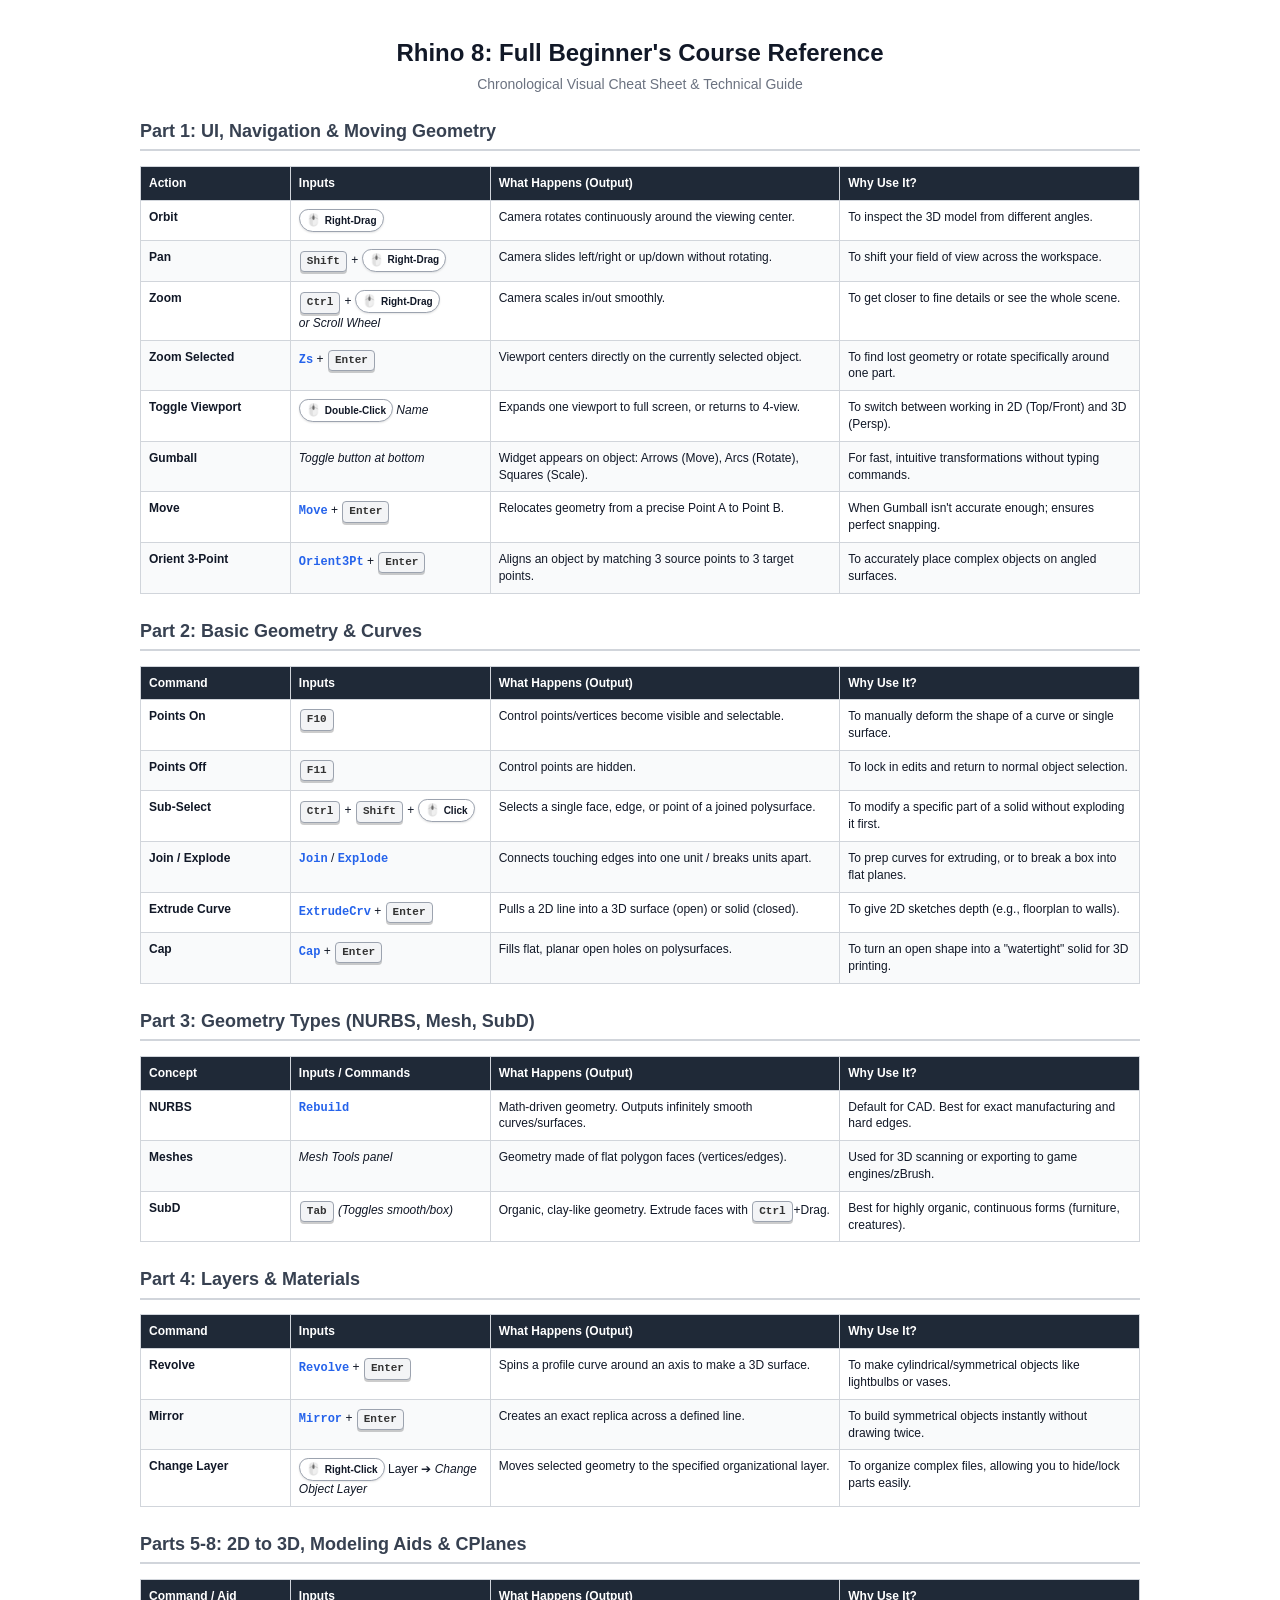
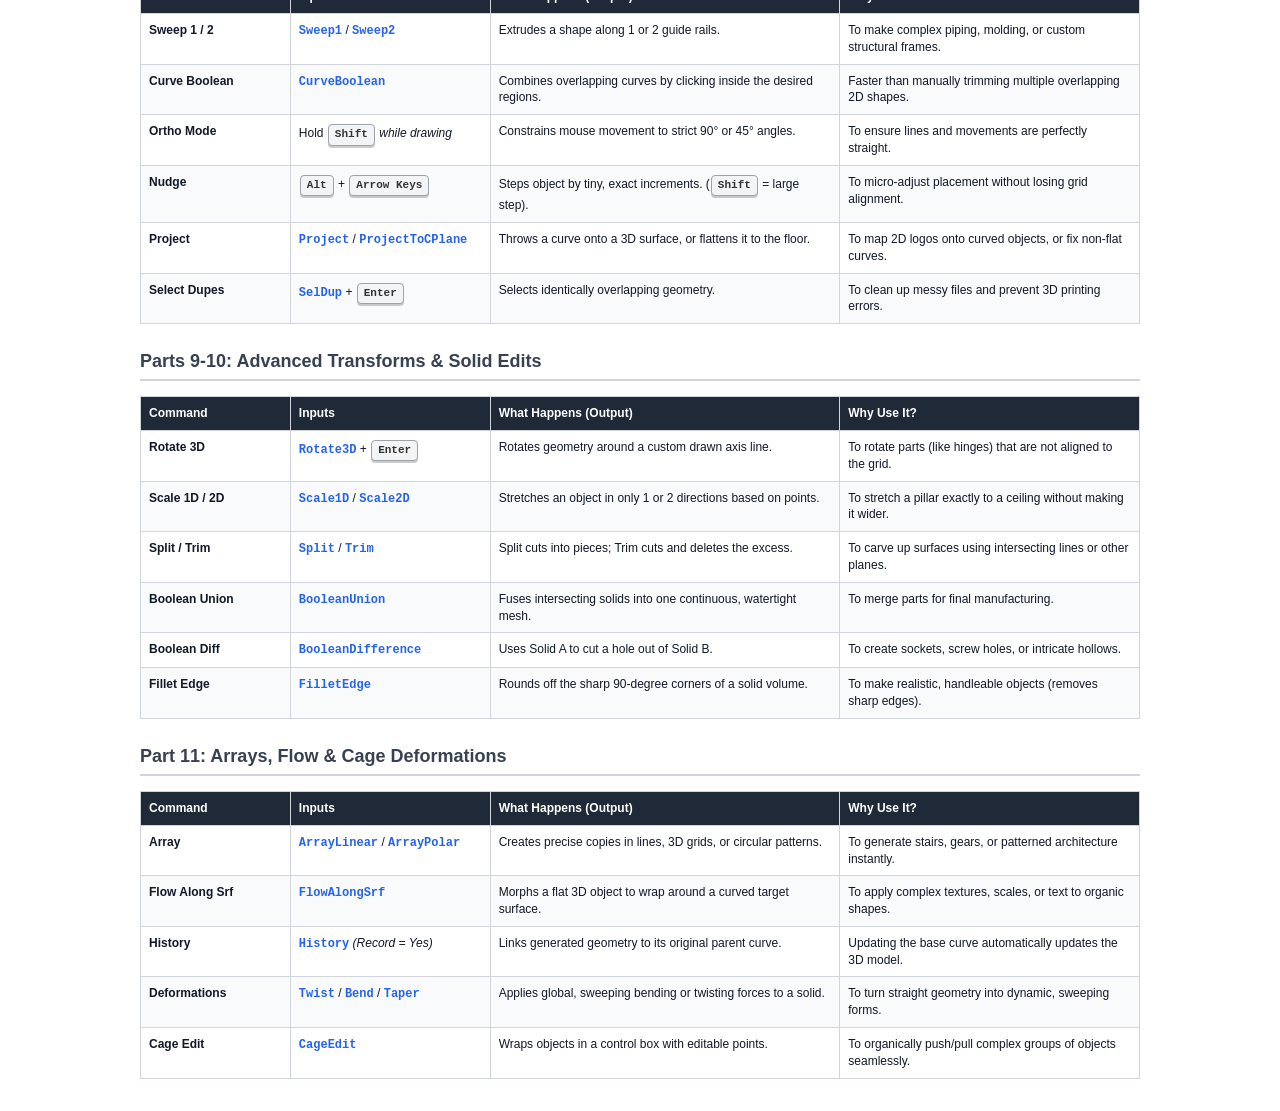
<file: Rhino 8_ Complete Beginner's Course - Visual Cheat Sheet.html>
<!DOCTYPE html>
<!-- saved from url=(0064)file:///C:/Users/Jairm/Documents/vscode/html/rhino8_hotkeys.html -->
<html lang="en"><head><meta http-equiv="Content-Type" content="text/html; charset=UTF-8">
    
    <meta name="viewport" content="width=device-width, initial-scale=1.0">
    <title>Rhino 8: Complete Beginner's Course - Visual Cheat Sheet</title>
    <style>
        :root {
            --border-color: #d1d5db;
            --bg-light: #f9fafb;
            --header-bg: #1f2937;
            --header-text: #ffffff;
            --kbd-bg: #f3f4f6;
            --kbd-border: #9ca3af;
        }
        body {
            font-family: -apple-system, BlinkMacSystemFont, "Segoe UI", Roboto, Helvetica, Arial, sans-serif;
            line-height: 1.4;
            color: #111827;
            max-width: 1000px;
            margin: 0 auto;
            padding: 20px;
        }
        h1 { text-align: center; font-size: 24px; margin-bottom: 5px; }
        h2 { font-size: 18px; color: #374151; margin-top: 25px; border-bottom: 2px solid var(--border-color); padding-bottom: 5px; }
        p.subtitle { text-align: center; color: #6b7280; font-size: 14px; margin-top: 0; margin-bottom: 20px; }
        
        table {
            width: 100%;
            border-collapse: collapse;
            margin-bottom: 15px;
            font-size: 12px;
        }
        th, td {
            border: 1px solid var(--border-color);
            padding: 8px;
            text-align: left;
            vertical-align: top;
        }
        th {
            background-color: var(--header-bg);
            color: var(--header-text);
            font-weight: 600;
        }
        tr:nth-child(even) { background-color: var(--bg-light); }
        
        kbd {
            background-color: var(--kbd-bg);
            border: 1px solid var(--kbd-border);
            border-radius: 4px;
            box-shadow: 0 2px 0 rgba(0,0,0,0.2);
            color: #333;
            display: inline-block;
            font-family: Consolas, Monaco, monospace;
            font-size: 11px;
            font-weight: bold;
            padding: 2px 6px;
            white-space: nowrap;
            margin: 1px;
        }
        .cmd {
            font-family: Consolas, Monaco, monospace;
            color: #2563eb;
            font-weight: bold;
        }
        .mouse {
            display: inline-flex;
            align-items: center;
            border: 1px solid var(--kbd-border);
            border-radius: 10px 10px 15px 15px;
            padding: 2px 6px;
            background: #fff;
            font-size: 10px;
            font-weight: bold;
            box-shadow: 0 1px 2px rgba(0,0,0,0.1);
        }
        .mouse-icon { margin-right: 4px; font-size: 12px; }

        @media print {
            body { padding: 0; font-size: 10pt; max-width: 100%; }
            kbd { box-shadow: none; border: 1px solid #000; }
            table { page-break-inside: auto; font-size: 10pt; }
            tr { page-break-inside: avoid; page-break-after: auto; }
            h2 { page-break-after: avoid; margin-top: 15px; }
            th { background-color: #e5e7eb !important; color: #000 !important; -webkit-print-color-adjust: exact; }
            @page { margin: 1cm; }
        }
    </style>
</head>
<body>

    <h1>Rhino 8: Full Beginner's Course Reference</h1>
    <p class="subtitle">Chronological Visual Cheat Sheet &amp; Technical Guide</p>

    <h2>Part 1: UI, Navigation &amp; Moving Geometry</h2>
    <table>
        <thead><tr><th width="15%">Action</th><th width="20%">Inputs</th><th width="35%">What Happens (Output)</th><th width="30%">Why Use It?</th></tr></thead>
        <tbody>
            <tr>
                <td><strong>Orbit</strong></td>
                <td><span class="mouse"><span class="mouse-icon">🖱️</span>Right-Drag</span></td>
                <td>Camera rotates continuously around the viewing center.</td>
                <td>To inspect the 3D model from different angles.</td>
            </tr>
            <tr>
                <td><strong>Pan</strong></td>
                <td><kbd>Shift</kbd> + <span class="mouse"><span class="mouse-icon">🖱️</span>Right-Drag</span></td>
                <td>Camera slides left/right or up/down without rotating.</td>
                <td>To shift your field of view across the workspace.</td>
            </tr>
            <tr>
                <td><strong>Zoom</strong></td>
                <td><kbd>Ctrl</kbd> + <span class="mouse"><span class="mouse-icon">🖱️</span>Right-Drag</span><br><em>or Scroll Wheel</em></td>
                <td>Camera scales in/out smoothly.</td>
                <td>To get closer to fine details or see the whole scene.</td>
            </tr>
            <tr>
                <td><strong>Zoom Selected</strong></td>
                <td><span class="cmd">Zs</span> + <kbd>Enter</kbd></td>
                <td>Viewport centers directly on the currently selected object.</td>
                <td>To find lost geometry or rotate specifically around one part.</td>
            </tr>
            <tr>
                <td><strong>Toggle Viewport</strong></td>
                <td><span class="mouse"><span class="mouse-icon">🖱️</span>Double-Click</span> <em>Name</em></td>
                <td>Expands one viewport to full screen, or returns to 4-view.</td>
                <td>To switch between working in 2D (Top/Front) and 3D (Persp).</td>
            </tr>
            <tr>
                <td><strong>Gumball</strong></td>
                <td><em>Toggle button at bottom</em></td>
                <td>Widget appears on object: Arrows (Move), Arcs (Rotate), Squares (Scale).</td>
                <td>For fast, intuitive transformations without typing commands.</td>
            </tr>
            <tr>
                <td><strong>Move</strong></td>
                <td><span class="cmd">Move</span> + <kbd>Enter</kbd></td>
                <td>Relocates geometry from a precise Point A to Point B.</td>
                <td>When Gumball isn't accurate enough; ensures perfect snapping.</td>
            </tr>
            <tr>
                <td><strong>Orient 3-Point</strong></td>
                <td><span class="cmd">Orient3Pt</span> + <kbd>Enter</kbd></td>
                <td>Aligns an object by matching 3 source points to 3 target points.</td>
                <td>To accurately place complex objects on angled surfaces.</td>
            </tr>
        </tbody>
    </table>

    <h2>Part 2: Basic Geometry &amp; Curves</h2>
    <table>
        <thead><tr><th width="15%">Command</th><th width="20%">Inputs</th><th width="35%">What Happens (Output)</th><th width="30%">Why Use It?</th></tr></thead>
        <tbody>
            <tr>
                <td><strong>Points On</strong></td>
                <td><kbd>F10</kbd></td>
                <td>Control points/vertices become visible and selectable.</td>
                <td>To manually deform the shape of a curve or single surface.</td>
            </tr>
            <tr>
                <td><strong>Points Off</strong></td>
                <td><kbd>F11</kbd></td>
                <td>Control points are hidden.</td>
                <td>To lock in edits and return to normal object selection.</td>
            </tr>
            <tr>
                <td><strong>Sub-Select</strong></td>
                <td><kbd>Ctrl</kbd> + <kbd>Shift</kbd> + <span class="mouse"><span class="mouse-icon">🖱️</span>Click</span></td>
                <td>Selects a single face, edge, or point of a joined polysurface.</td>
                <td>To modify a specific part of a solid without exploding it first.</td>
            </tr>
            <tr>
                <td><strong>Join / Explode</strong></td>
                <td><span class="cmd">Join</span> / <span class="cmd">Explode</span></td>
                <td>Connects touching edges into one unit / breaks units apart.</td>
                <td>To prep curves for extruding, or to break a box into flat planes.</td>
            </tr>
            <tr>
                <td><strong>Extrude Curve</strong></td>
                <td><span class="cmd">ExtrudeCrv</span> + <kbd>Enter</kbd></td>
                <td>Pulls a 2D line into a 3D surface (open) or solid (closed).</td>
                <td>To give 2D sketches depth (e.g., floorplan to walls).</td>
            </tr>
            <tr>
                <td><strong>Cap</strong></td>
                <td><span class="cmd">Cap</span> + <kbd>Enter</kbd></td>
                <td>Fills flat, planar open holes on polysurfaces.</td>
                <td>To turn an open shape into a "watertight" solid for 3D printing.</td>
            </tr>
        </tbody>
    </table>

    <h2>Part 3: Geometry Types (NURBS, Mesh, SubD)</h2>
    <table>
        <thead><tr><th width="15%">Concept</th><th width="20%">Inputs / Commands</th><th width="35%">What Happens (Output)</th><th width="30%">Why Use It?</th></tr></thead>
        <tbody>
            <tr>
                <td><strong>NURBS</strong></td>
                <td><span class="cmd">Rebuild</span></td>
                <td>Math-driven geometry. Outputs infinitely smooth curves/surfaces.</td>
                <td>Default for CAD. Best for exact manufacturing and hard edges.</td>
            </tr>
            <tr>
                <td><strong>Meshes</strong></td>
                <td><em>Mesh Tools panel</em></td>
                <td>Geometry made of flat polygon faces (vertices/edges).</td>
                <td>Used for 3D scanning or exporting to game engines/zBrush.</td>
            </tr>
            <tr>
                <td><strong>SubD</strong></td>
                <td><kbd>Tab</kbd> <em>(Toggles smooth/box)</em></td>
                <td>Organic, clay-like geometry. Extrude faces with <kbd>Ctrl</kbd>+Drag.</td>
                <td>Best for highly organic, continuous forms (furniture, creatures).</td>
            </tr>
        </tbody>
    </table>

    <h2>Part 4: Layers &amp; Materials</h2>
    <table>
        <thead><tr><th width="15%">Command</th><th width="20%">Inputs</th><th width="35%">What Happens (Output)</th><th width="30%">Why Use It?</th></tr></thead>
        <tbody>
            <tr>
                <td><strong>Revolve</strong></td>
                <td><span class="cmd">Revolve</span> + <kbd>Enter</kbd></td>
                <td>Spins a profile curve around an axis to make a 3D surface.</td>
                <td>To make cylindrical/symmetrical objects like lightbulbs or vases.</td>
            </tr>
            <tr>
                <td><strong>Mirror</strong></td>
                <td><span class="cmd">Mirror</span> + <kbd>Enter</kbd></td>
                <td>Creates an exact replica across a defined line.</td>
                <td>To build symmetrical objects instantly without drawing twice.</td>
            </tr>
            <tr>
                <td><strong>Change Layer</strong></td>
                <td><span class="mouse"><span class="mouse-icon">🖱️</span>Right-Click</span> Layer ➔ <em>Change Object Layer</em></td>
                <td>Moves selected geometry to the specified organizational layer.</td>
                <td>To organize complex files, allowing you to hide/lock parts easily.</td>
            </tr>
        </tbody>
    </table>

    <h2>Parts 5-8: 2D to 3D, Modeling Aids &amp; CPlanes</h2>
    <table>
        <thead><tr><th width="15%">Command / Aid</th><th width="20%">Inputs</th><th width="35%">What Happens (Output)</th><th width="30%">Why Use It?</th></tr></thead>
        <tbody>
            <tr>
                <td><strong>Sweep 1 / 2</strong></td>
                <td><span class="cmd">Sweep1</span> / <span class="cmd">Sweep2</span></td>
                <td>Extrudes a shape along 1 or 2 guide rails.</td>
                <td>To make complex piping, molding, or custom structural frames.</td>
            </tr>
            <tr>
                <td><strong>Curve Boolean</strong></td>
                <td><span class="cmd">CurveBoolean</span></td>
                <td>Combines overlapping curves by clicking inside the desired regions.</td>
                <td>Faster than manually trimming multiple overlapping 2D shapes.</td>
            </tr>
            <tr>
                <td><strong>Ortho Mode</strong></td>
                <td>Hold <kbd>Shift</kbd> <em>while drawing</em></td>
                <td>Constrains mouse movement to strict 90° or 45° angles.</td>
                <td>To ensure lines and movements are perfectly straight.</td>
            </tr>
            <tr>
                <td><strong>Nudge</strong></td>
                <td><kbd>Alt</kbd> + <kbd>Arrow Keys</kbd></td>
                <td>Steps object by tiny, exact increments. (<kbd>Shift</kbd> = large step).</td>
                <td>To micro-adjust placement without losing grid alignment.</td>
            </tr>
            <tr>
                <td><strong>Project</strong></td>
                <td><span class="cmd">Project</span> / <span class="cmd">ProjectToCPlane</span></td>
                <td>Throws a curve onto a 3D surface, or flattens it to the floor.</td>
                <td>To map 2D logos onto curved objects, or fix non-flat curves.</td>
            </tr>
            <tr>
                <td><strong>Select Dupes</strong></td>
                <td><span class="cmd">SelDup</span> + <kbd>Enter</kbd></td>
                <td>Selects identically overlapping geometry.</td>
                <td>To clean up messy files and prevent 3D printing errors.</td>
            </tr>
        </tbody>
    </table>

    <h2>Parts 9-10: Advanced Transforms &amp; Solid Edits</h2>
    <table>
        <thead><tr><th width="15%">Command</th><th width="20%">Inputs</th><th width="35%">What Happens (Output)</th><th width="30%">Why Use It?</th></tr></thead>
        <tbody>
            <tr>
                <td><strong>Rotate 3D</strong></td>
                <td><span class="cmd">Rotate3D</span> + <kbd>Enter</kbd></td>
                <td>Rotates geometry around a custom drawn axis line.</td>
                <td>To rotate parts (like hinges) that are not aligned to the grid.</td>
            </tr>
            <tr>
                <td><strong>Scale 1D / 2D</strong></td>
                <td><span class="cmd">Scale1D</span> / <span class="cmd">Scale2D</span></td>
                <td>Stretches an object in only 1 or 2 directions based on points.</td>
                <td>To stretch a pillar exactly to a ceiling without making it wider.</td>
            </tr>
            <tr>
                <td><strong>Split / Trim</strong></td>
                <td><span class="cmd">Split</span> / <span class="cmd">Trim</span></td>
                <td>Split cuts into pieces; Trim cuts and deletes the excess.</td>
                <td>To carve up surfaces using intersecting lines or other planes.</td>
            </tr>
            <tr>
                <td><strong>Boolean Union</strong></td>
                <td><span class="cmd">BooleanUnion</span></td>
                <td>Fuses intersecting solids into one continuous, watertight mesh.</td>
                <td>To merge parts for final manufacturing.</td>
            </tr>
            <tr>
                <td><strong>Boolean Diff</strong></td>
                <td><span class="cmd">BooleanDifference</span></td>
                <td>Uses Solid A to cut a hole out of Solid B.</td>
                <td>To create sockets, screw holes, or intricate hollows.</td>
            </tr>
            <tr>
                <td><strong>Fillet Edge</strong></td>
                <td><span class="cmd">FilletEdge</span></td>
                <td>Rounds off the sharp 90-degree corners of a solid volume.</td>
                <td>To make realistic, handleable objects (removes sharp edges).</td>
            </tr>
        </tbody>
    </table>

    <h2>Part 11: Arrays, Flow &amp; Cage Deformations</h2>
    <table>
        <thead><tr><th width="15%">Command</th><th width="20%">Inputs</th><th width="35%">What Happens (Output)</th><th width="30%">Why Use It?</th></tr></thead>
        <tbody>
            <tr>
                <td><strong>Array</strong></td>
                <td><span class="cmd">ArrayLinear</span> / <span class="cmd">ArrayPolar</span></td>
                <td>Creates precise copies in lines, 3D grids, or circular patterns.</td>
                <td>To generate stairs, gears, or patterned architecture instantly.</td>
            </tr>
            <tr>
                <td><strong>Flow Along Srf</strong></td>
                <td><span class="cmd">FlowAlongSrf</span></td>
                <td>Morphs a flat 3D object to wrap around a curved target surface.</td>
                <td>To apply complex textures, scales, or text to organic shapes.</td>
            </tr>
            <tr>
                <td><strong>History</strong></td>
                <td><span class="cmd">History</span> <em>(Record = Yes)</em></td>
                <td>Links generated geometry to its original parent curve.</td>
                <td>Updating the base curve automatically updates the 3D model.</td>
            </tr>
            <tr>
                <td><strong>Deformations</strong></td>
                <td><span class="cmd">Twist</span> / <span class="cmd">Bend</span> / <span class="cmd">Taper</span></td>
                <td>Applies global, sweeping bending or twisting forces to a solid.</td>
                <td>To turn straight geometry into dynamic, sweeping forms.</td>
            </tr>
            <tr>
                <td><strong>Cage Edit</strong></td>
                <td><span class="cmd">CageEdit</span></td>
                <td>Wraps objects in a control box with editable points.</td>
                <td>To organically push/pull complex groups of objects seamlessly.</td>
            </tr>
        </tbody>
    </table>


</body></html>
</file>
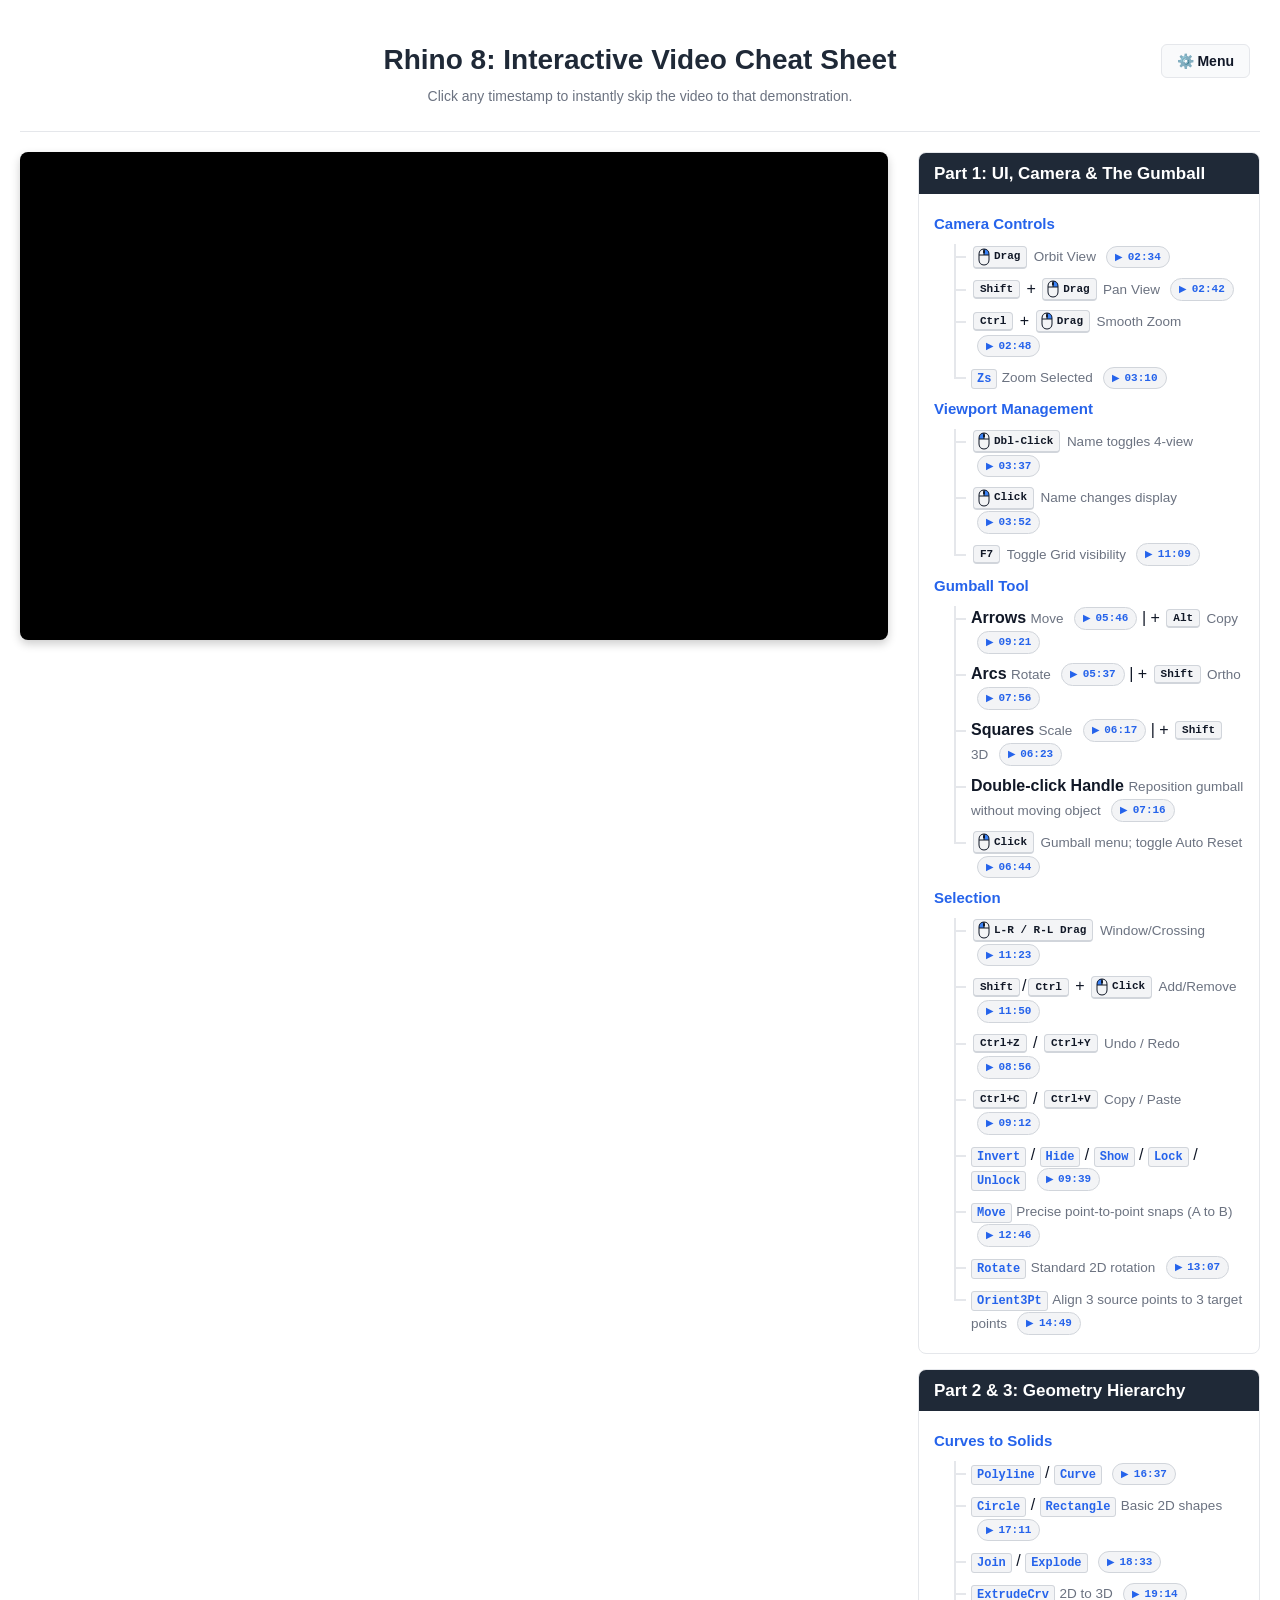
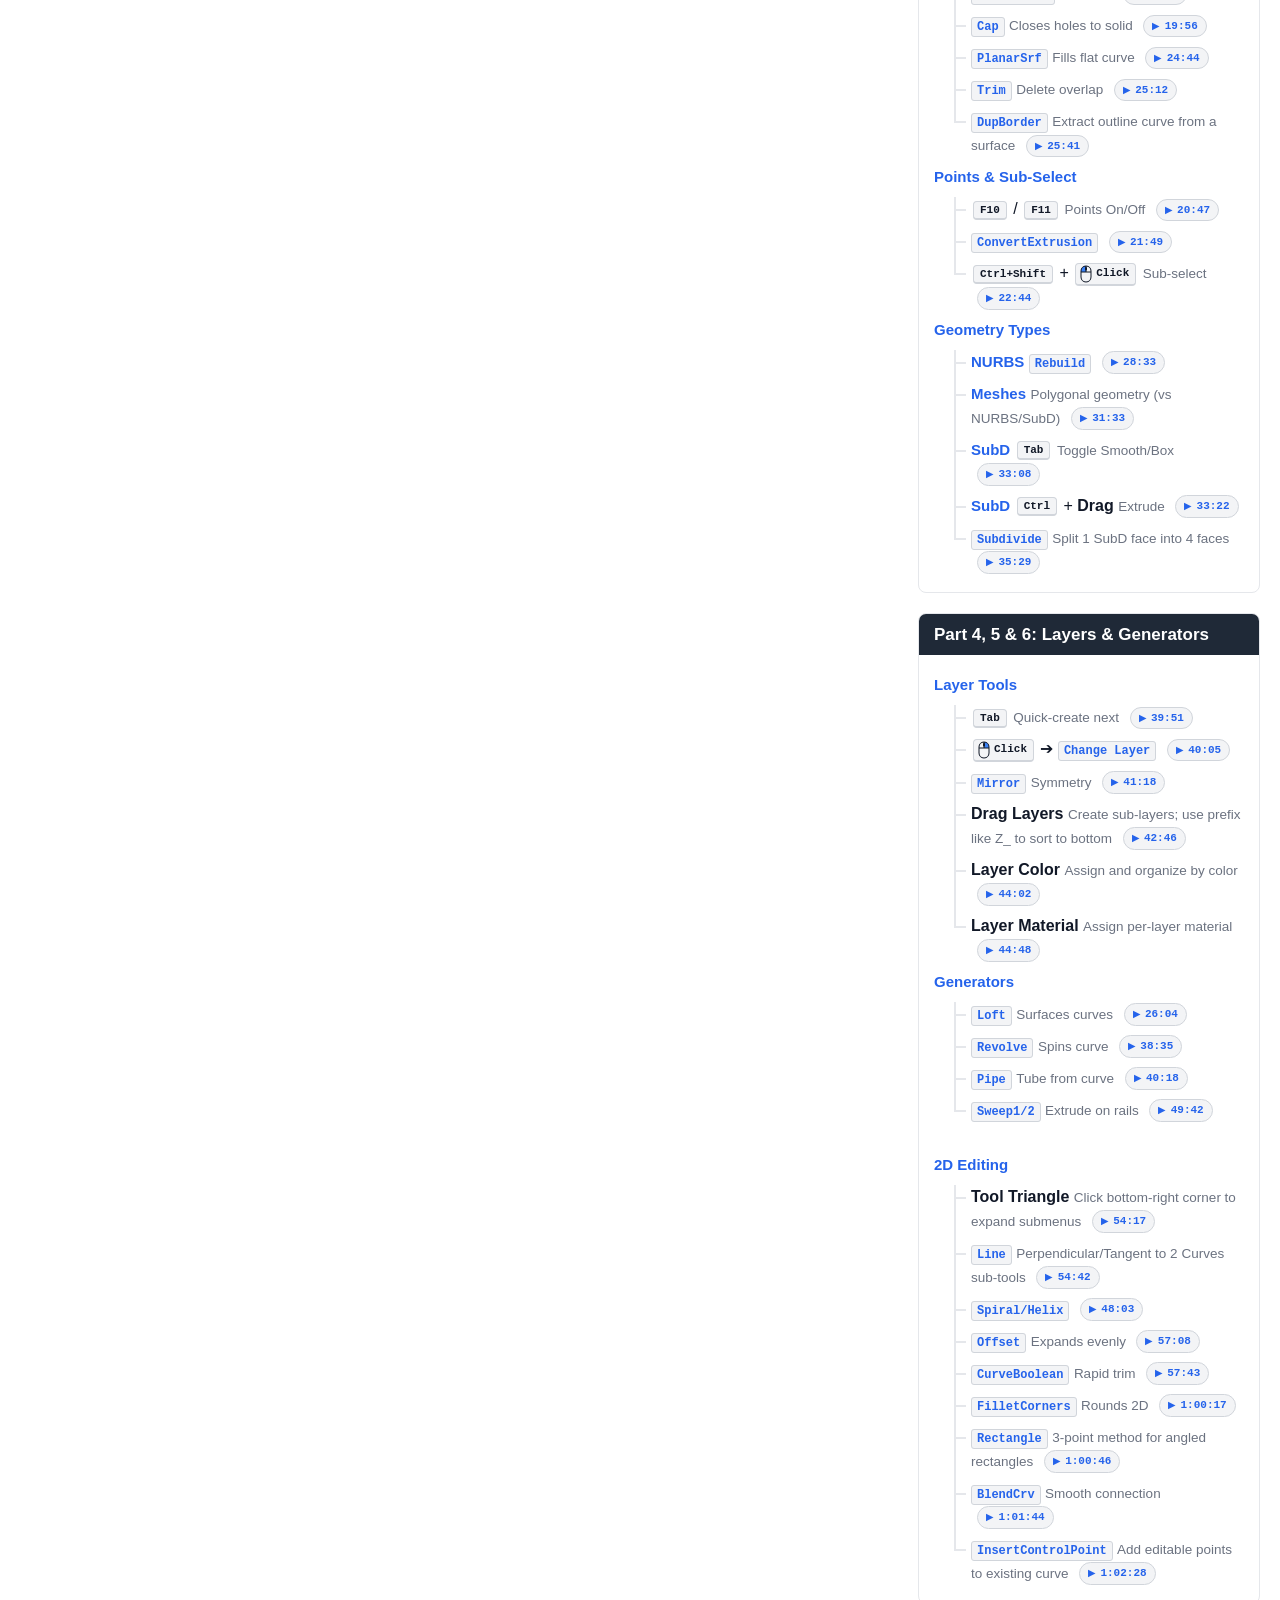
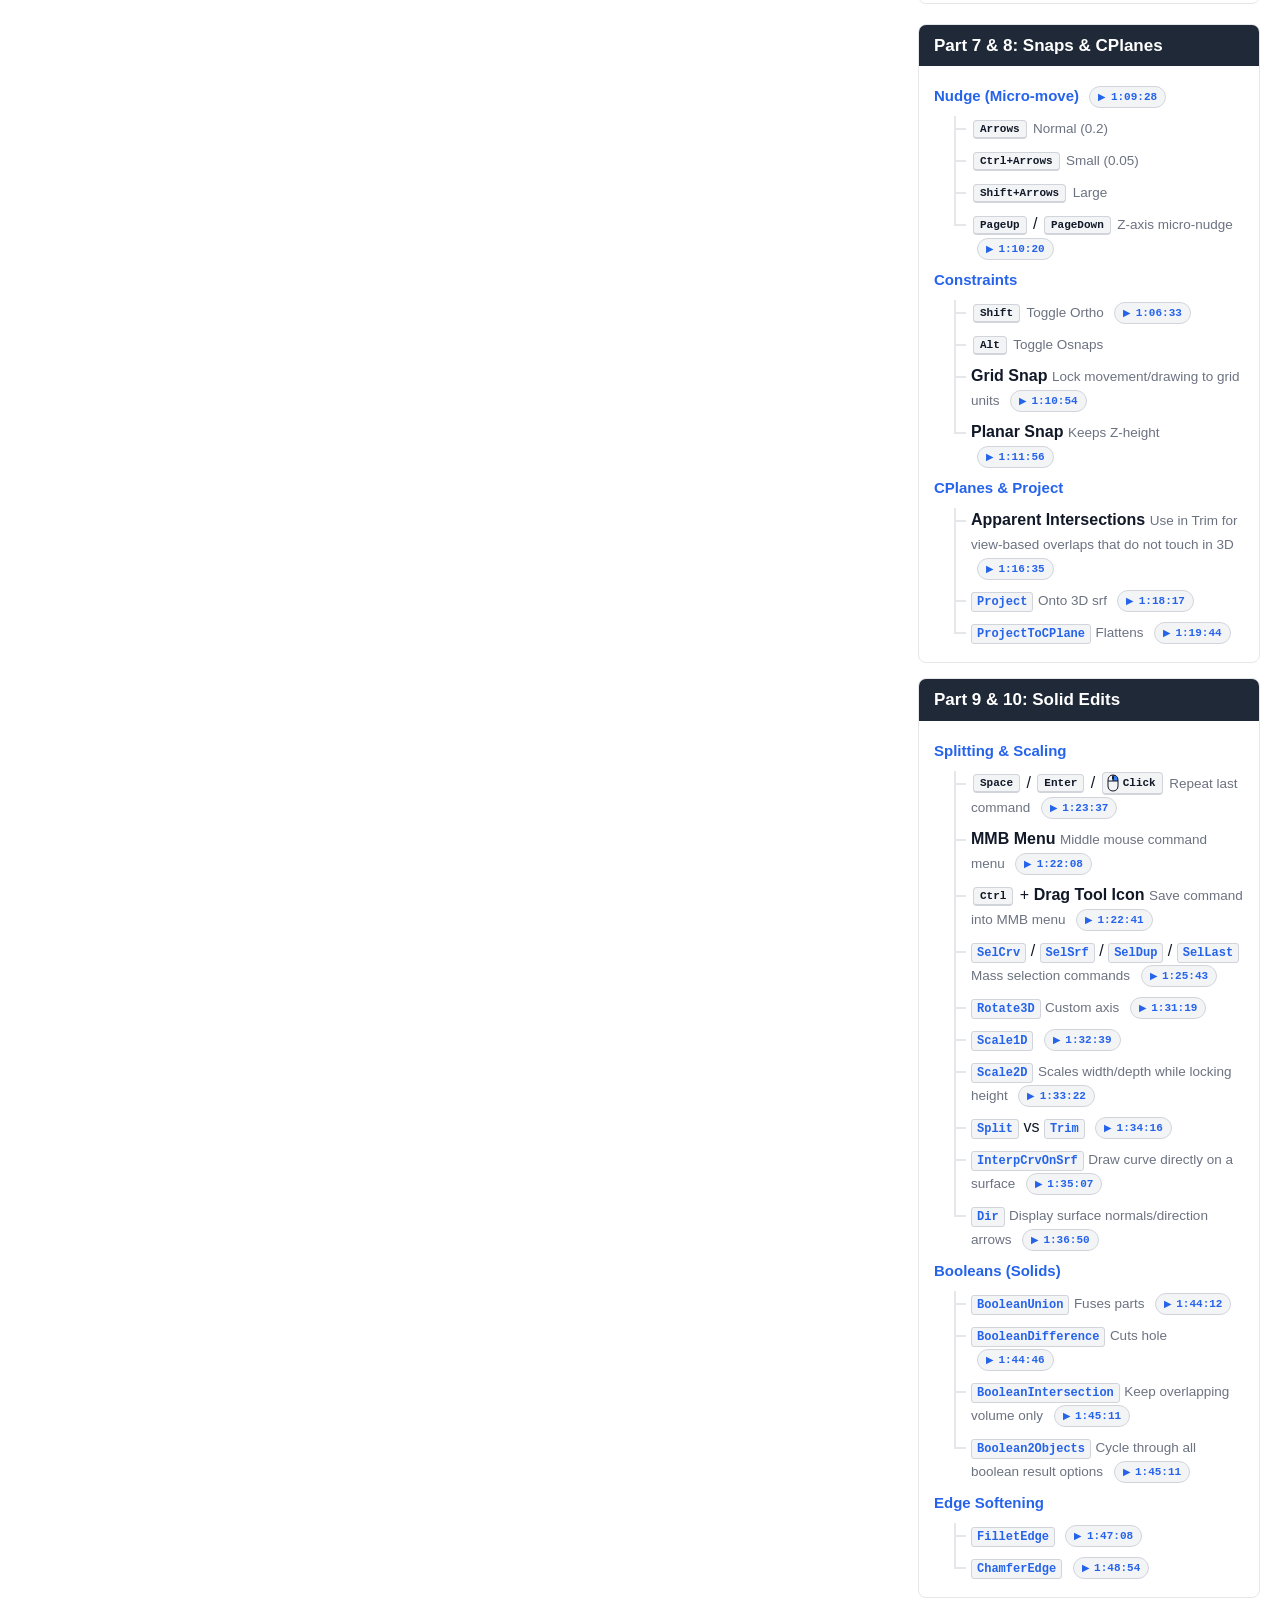
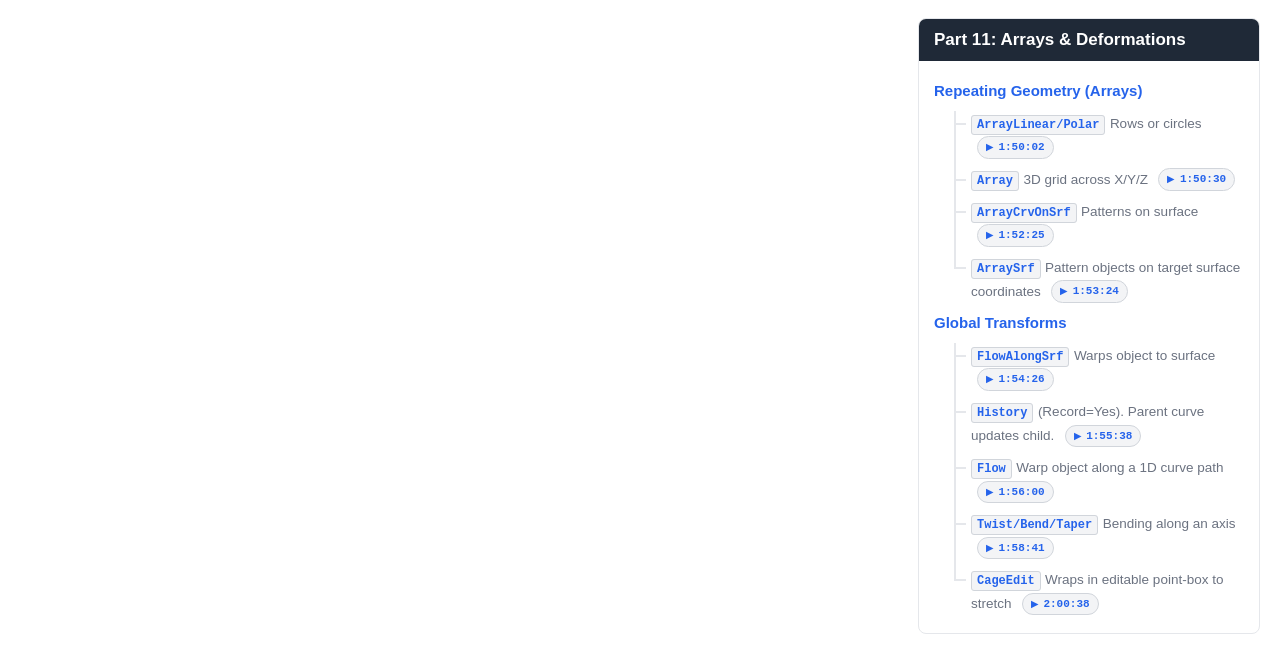
<file: Rhino8_cheat_sheet_timestamps_interactive.html>
<!DOCTYPE html>
<html lang="en">
<head>
    <meta charset="UTF-8">
    <meta name="viewport" content="width=device-width, initial-scale=1.0">
    <title>Rhino 8: Interactive Video Cheat Sheet Pro</title>
    <style>
        :root {
            /* Light Theme (Default) */
            --bg-color: #ffffff;
            --text-color: #111827;
            --primary: #1f2937;
            --primary-text: #ffffff;
            --accent: #2563eb;
            --bg-light: #f9fafb;
            --border: #e5e7eb;
            --kbd-bg: #f3f4f6;
            --kbd-border: #d1d5db;
            --modal-overlay: rgba(0, 0, 0, 0.5);
            --modal-bg: #ffffff;
            --chat-bg: #f3f4f6;
            --chat-user: #2563eb;
            --chat-bot: #e5e7eb;
            
            /* Adjustable Settings */
            --video-width: 70%; /* Keep this default in sync with #videoSizeSlider value below. */
        }

        /* Dark Theme Variables */
        body.dark-theme {
            --bg-color: #111827;
            --text-color: #f9fafb;
            --primary: #374151;
            --primary-text: #f9fafb;
            --accent: #60a5fa;
            --bg-light: #1f2937;
            --border: #374151;
            --kbd-bg: #374151;
            --kbd-border: #4b5563;
            --modal-overlay: rgba(0, 0, 0, 0.7);
            --modal-bg: #1f2937;
            --chat-bg: #111827;
            --chat-user: #3b82f6;
            --chat-bot: #374151;
        }

        body {
            font-family: -apple-system, BlinkMacSystemFont, "Segoe UI", Roboto, Arial, sans-serif;
            line-height: 1.5;
            color: var(--text-color);
            background-color: var(--bg-color);
            max-width: 1900px;
            margin: 0 auto;
            padding: 20px;
            transition: background-color 0.3s, color 0.3s;
        }
        
        header { 
            position: relative;
            margin-bottom: 20px; 
            padding-bottom: 10px;
            border-bottom: 1px solid var(--border);
        }
        h1 { text-align: center; font-size: 28px; margin-bottom: 5px; color: var(--primary); transition: color 0.3s; }
        body.dark-theme h1 { color: #f9fafb; }
        p.subtitle { text-align: center; color: #6b7280; font-size: 14px; margin-top: 0; }
        
        /* Menu Button */
        #menuBtn {
            position: absolute;
            top: 5px;
            right: 10px;
            background: var(--bg-light);
            border: 1px solid var(--border);
            color: var(--text-color);
            padding: 8px 15px;
            border-radius: 6px;
            cursor: pointer;
            font-weight: bold;
            font-size: 14px;
            transition: all 0.2s;
            display: flex;
            align-items: center;
            gap: 5px;
        }
        #menuBtn:hover { background: var(--border); }

        /* Responsive Layout Container */
        .layout-container { display: flex; flex-direction: column; gap: 20px; }

        /* Sticky Video Panel */
        .video-panel {
            position: sticky; top: 0; z-index: 100;
            background: var(--bg-color);
            padding-bottom: 15px; border-bottom: 2px solid var(--border);
            transition: width 0.3s ease, max-width 0.3s ease, background-color 0.3s;
        }
        
        .video-container {
            position: relative; padding-bottom: 56.25%; height: 0; width: 100%;
            border-radius: 8px; overflow: hidden; background: #000;
            box-shadow: 0 4px 10px rgba(0, 0, 0, 0.2);
        }
        .video-container iframe { position: absolute; top: 0; left: 0; width: 100%; height: 100%; }

        /* Content Panel */
        .content-panel { display: flex; flex-direction: column; gap: 20px; }

        .timeline-section {
            border: 1px solid var(--border); border-radius: 8px; overflow: hidden; page-break-inside: avoid;
            background: var(--bg-color); transition: background-color 0.3s, border-color 0.3s;
        }
        .section-header { background-color: var(--primary); color: var(--primary-text); padding: 8px 15px; font-size: 17px; font-weight: bold; margin: 0; transition: background-color 0.3s; }
        .section-content { padding: 10px 15px; }

        /* Tree Structure CSS */
        ul.tree, ul.tree ul { list-style: none; margin: 0; padding: 0; }
        ul.tree ul { margin-left: 20px; padding-left: 15px; border-left: 2px solid var(--border); transition: border-color 0.3s; }
        ul.tree li { margin: 8px 0; position: relative; }
        ul.tree ul li::before {
            content: ""; position: absolute; top: 12px; left: -15px;
            width: 10px; border-top: 2px solid var(--border); transition: border-color 0.3s;
        }
        ul.tree ul li:last-child::after {
            content: ""; position: absolute; top: 14px; bottom: -10px;
            left: -17px; width: 4px; background: var(--bg-color); transition: background-color 0.3s;
        }
        
        .cmd-title { font-weight: 600; font-size: 15px; color: var(--accent); transition: color 0.3s; }
        .desc { color: #6b7280; font-size: 13.5px; }
        body.dark-theme .desc { color: #9ca3af; }
        
        kbd {
            background-color: var(--kbd-bg); border: 1px solid var(--kbd-border);
            border-radius: 4px; border-bottom-width: 2px; color: var(--text-color);
            font-family: Consolas, monospace; font-size: 11px; font-weight: bold;
            padding: 2px 6px; margin: 0 2px; vertical-align: middle; transition: all 0.3s;
        }
        .cmd-type {
            font-family: Consolas, monospace; background: var(--kbd-bg); color: var(--accent);
            padding: 2px 5px; border-radius: 3px; font-size: 12px; font-weight: bold; border: 1px solid var(--kbd-border);
            transition: all 0.3s;
        }

        .mouse-action {
            display: inline-flex; align-items: center; background: var(--kbd-bg);
            border: 1px solid var(--kbd-border); border-radius: 4px; border-bottom-width: 2px;
            padding: 1px 6px 1px 4px; font-family: Consolas, monospace; font-size: 11px;
            font-weight: bold; color: var(--text-color); vertical-align: middle; margin: 0 2px; transition: all 0.3s;
        }
        .mouse { width: 12px; height: 18px; margin-right: 4px; color: var(--text-color); transition: color 0.3s; }

        .ts {
            display: inline-block; font-family: Consolas, monospace; font-size: 11px;
            color: var(--accent); background-color: var(--kbd-bg); border: 1px solid var(--kbd-border);
            border-radius: 12px; padding: 2px 8px; margin-left: 6px; text-decoration: none;
            vertical-align: middle; transition: all 0.2s ease; cursor: pointer; font-weight: bold;
        }
        .ts:hover { background-color: var(--accent); color: white; transform: translateY(-1px); }
        .ts::before { content: "▶ "; font-size: 9px; }

        /* Desktop Media Query (Landscape Mode & Large Screens) */
        @media (min-width: 960px) {
            .layout-container { flex-direction: row; align-items: flex-start; gap: 30px; }
            .video-panel {
                flex: 0 0 var(--video-width); /* Controlled by CSS variable */
                max-width: var(--video-width);
                top: 20px; border-bottom: none; padding-bottom: 0;
            }
            .content-panel { flex: 1; min-width: 0; }
            .grid-2col { display: grid; grid-template-columns: 1fr; gap: 15px; } /* Two-column layout for sections, change to 1fr 1fr if two-column layout is desired */
        }

        /* --- MODAL (POPUP) STYLES --- */
        .modal-overlay {
            display: none; position: fixed; top: 0; left: 0; width: 100%; height: 100%;
            background: var(--modal-overlay); z-index: 2000; 
            justify-content: center; align-items: center; backdrop-filter: blur(3px);
        }
        .modal {
            background: var(--modal-bg); color: var(--text-color);
            width: 90%; max-width: 800px; max-height: 80vh; border-radius: 12px;
            display: flex; flex-direction: column; overflow: hidden;
            box-shadow: 0 20px 25px -5px rgba(0, 0, 0, 0.1), 0 10px 10px -5px rgba(0, 0, 0, 0.04);
            border: 1px solid var(--border); transition: all 0.3s;
        }
        .modal-header {
            display: flex; justify-content: space-between; align-items: center;
            padding: 15px 20px; border-bottom: 1px solid var(--border); background: var(--bg-light);
        }
        .modal-header h2 { margin: 0; font-size: 18px; }
        .close-btn { background: none; border: none; font-size: 24px; color: var(--text-color); cursor: pointer; }
        
        .modal-body { display: flex; flex-direction: column; height: 100%; overflow: hidden; }
        @media (min-width: 600px) { .modal-body { flex-direction: row; } }
        
        /* Modal Tabs */
        .modal-tabs {
            display: flex; flex-direction: row; border-bottom: 1px solid var(--border); background: var(--bg-light);
        }
        @media (min-width: 600px) {
            .modal-tabs { flex-direction: column; width: 150px; border-bottom: none; border-right: 1px solid var(--border); }
        }
        .tab-btn {
            flex: 1; padding: 15px; text-align: left; background: none; border: none; cursor: pointer;
            color: var(--text-color); font-weight: bold; transition: background 0.2s;
        }
        .tab-btn.active { background: var(--modal-bg); color: var(--accent); border-left: 3px solid var(--accent); }
        .tab-btn:hover:not(.active) { background: var(--border); }

        /* Modal Content Areas */
        .tab-content { display: none; padding: 20px; flex: 1; overflow-y: auto; }
        .tab-content.active { display: block; }

        /* Settings Controls */
        .setting-row { display: flex; justify-content: space-between; align-items: center; margin-bottom: 20px; }
        .setting-row label { font-weight: bold; }
        input[type="range"] { width: 150px; cursor: pointer; }
        
        /* Toggle Switch */
        .switch { position: relative; display: inline-block; width: 50px; height: 24px; }
        .switch input { opacity: 0; width: 0; height: 0; }
        .slider { position: absolute; cursor: pointer; top: 0; left: 0; right: 0; bottom: 0; background-color: #ccc; transition: .4s; border-radius: 24px; }
        .slider:before { position: absolute; content: ""; height: 16px; width: 16px; left: 4px; bottom: 4px; background-color: white; transition: .4s; border-radius: 50%; }
        input:checked + .slider { background-color: var(--accent); }
        input:checked + .slider:before { transform: translateX(26px); }
        body.dark-theme .slider { background-color: #4b5563; }
        body.dark-theme input:checked + .slider { background-color: var(--accent); }

        /* Chat Interface */
        .chat-container { display: flex; flex-direction: column; height: 300px; border: 1px solid var(--border); border-radius: 8px; overflow: hidden; }
        .chat-messages { flex: 1; padding: 15px; overflow-y: auto; background: var(--chat-bg); display: flex; flex-direction: column; gap: 10px; }
        .msg { max-width: 80%; padding: 10px 14px; border-radius: 18px; font-size: 14px; line-height: 1.4; }
        .msg-user { align-self: flex-end; background: var(--chat-user); color: white; border-bottom-right-radius: 4px; }
        .msg-bot { align-self: flex-start; background: var(--chat-bot); color: var(--text-color); border-bottom-left-radius: 4px; }
        .chat-input-area { display: flex; padding: 10px; background: var(--bg-light); border-top: 1px solid var(--border); }
        .chat-input-area textarea {
            flex: 1;
            padding: 10px;
            border: 1px solid var(--border);
            border-radius: 12px;
            outline: none;
            background: var(--modal-bg);
            color: var(--text-color);
            resize: none;
            min-height: 42px;
            max-height: 90px;
            font-family: inherit;
            line-height: 1.4;
        }
        .chat-input-area button { background: var(--accent); color: white; border: none; padding: 0 15px; margin-left: 10px; border-radius: 20px; cursor: pointer; font-weight: bold; transition: opacity 0.2s; }
        .chat-input-area button:hover { opacity: 0.8; }
        .msg code {
            background: rgba(0, 0, 0, 0.15);
            padding: 1px 5px;
            border-radius: 4px;
            font-family: Consolas, monospace;
            font-size: 12px;
        }
        .format-hint {
            margin-top: 6px;
            font-size: 12px;
            color: #6b7280;
        }
        body.dark-theme .format-hint { color: #9ca3af; }

        /* Print stylesheet: hide interactive UI and simplify visuals for clean paper/PDF output. */
        @media print {
            body { padding: 0; font-size: 10pt; max-width: 100%; background: white !important; color: black !important; }
            .video-panel, #menuBtn, .modal-overlay { display: none !important; }
            .timeline-section { border: 1px solid #000 !important; break-inside: avoid; margin-bottom: 15px; background: white !important; }
            .section-header { background-color: #e5e7eb !important; color: #000 !important; -webkit-print-color-adjust: exact; print-color-adjust: exact; border-bottom: 1px solid #000; }
            ul.tree ul li:last-child::after { background: transparent !important; }
            kbd, .mouse-action, .cmd-type { box-shadow: none !important; border: 1px solid #000 !important; background: white !important; color: black !important; }
            .ts { border: 1px solid #000 !important; background: none !important; color: #000 !important; text-decoration: none !important; }
            .ts::before { content: "⏱ "; color: #000 !important; }
            svg { -webkit-print-color-adjust: exact; print-color-adjust: exact; }
            @page { margin: 1cm; }
        }
    </style>
</head>
<body>

    <svg width="0" height="0" style="display:none;">
        <defs>
            <g id="mouse-base">
                <path d="M12 2 C6 2 2 6 2 12 L2 24 C2 30 6 34 12 34 C18 34 22 30 22 24 L22 12 C22 6 18 2 12 2 Z" fill="none" stroke="currentColor" stroke-width="2"/>
                <path d="M12 14 L2 14" stroke="currentColor" stroke-width="2"/>
                <path d="M12 14 L22 14" stroke="currentColor" stroke-width="2"/>
                <line x1="12" y1="2" x2="12" y2="14" stroke="currentColor" stroke-width="2"/>
                <rect x="10" y="4" width="4" height="7" rx="2" fill="currentColor"/>
            </g>
            <path id="mouse-lmb" d="M2 12 C2 6 6 2 12 2 L12 14 L2 14 Z" fill="#3b82f6"/>
            <path id="mouse-rmb" d="M22 12 C22 6 18 2 12 2 L12 14 L22 14 Z" fill="#3b82f6"/>
            <rect id="mouse-mmb" x="9" y="3" width="6" height="9" rx="3" fill="#3b82f6"/>
        </defs>
    </svg>

    <header>
        <h1>Rhino 8: Interactive Video Cheat Sheet</h1>
        <p class="subtitle">Click any timestamp to instantly skip the video to that demonstration.</p>
        <button id="menuBtn">⚙️ Menu</button>
    </header>

    <div class="layout-container">
        
        <div class="video-panel">
            <div class="video-container">
                <div id="player"></div>
            </div>
        </div>

        <div class="content-panel">
            
            <div class="grid-2col">
                <div class="timeline-section">
                    <h2 class="section-header">Part 1: UI, Camera & The Gumball</h2>
                    <div class="section-content">
                        <ul class="tree">
                            <li><span class="cmd-title">Camera Controls</span>
                                <ul>
                                    <!-- Authoring note: keep each timestamp label text identical to data-time (mm:ss or h:mm:ss). -->
                                    <li><span class="mouse-action"><svg class="mouse" viewBox="0 0 24 36"><use href="#mouse-rmb"/><use href="#mouse-base"/></svg> Drag</span> <span class="desc">Orbit View</span> <a class="ts" data-time="02:34">02:34</a></li>
                                    <li><kbd>Shift</kbd> + <span class="mouse-action"><svg class="mouse" viewBox="0 0 24 36"><use href="#mouse-rmb"/><use href="#mouse-base"/></svg> Drag</span> <span class="desc">Pan View</span> <a class="ts" data-time="02:42">02:42</a></li>
                                    <li><kbd>Ctrl</kbd> + <span class="mouse-action"><svg class="mouse" viewBox="0 0 24 36"><use href="#mouse-rmb"/><use href="#mouse-base"/></svg> Drag</span> <span class="desc">Smooth Zoom</span> <a class="ts" data-time="02:48">02:48</a></li>
                                    <li><span class="cmd-type">Zs</span> <span class="desc">Zoom Selected</span> <a class="ts" data-time="03:10">03:10</a></li>
                                </ul>
                            </li>
                            <li><span class="cmd-title">Viewport Management</span>
                                <ul>
                                    <li><span class="mouse-action"><svg class="mouse" viewBox="0 0 24 36"><use href="#mouse-lmb"/><use href="#mouse-base"/></svg> Dbl-Click</span> <span class="desc">Name toggles 4-view</span> <a class="ts" data-time="03:37">03:37</a></li>
                                    <li><span class="mouse-action"><svg class="mouse" viewBox="0 0 24 36"><use href="#mouse-rmb"/><use href="#mouse-base"/></svg> Click</span> <span class="desc">Name changes display</span> <a class="ts" data-time="03:52">03:52</a></li>
                                    <li><kbd>F7</kbd> <span class="desc">Toggle Grid visibility</span> <a class="ts" data-time="11:09">11:09</a></li>
                                </ul>
                            </li>
                            <li><span class="cmd-title">Gumball Tool</span>
                                <ul>
                                    <li><strong>Arrows</strong> <span class="desc">Move</span> <a class="ts" data-time="05:46">05:46</a> | + <kbd>Alt</kbd> <span class="desc">Copy</span> <a class="ts" data-time="09:21">09:21</a></li>
                                    <li><strong>Arcs</strong> <span class="desc">Rotate</span> <a class="ts" data-time="05:37">05:37</a> | + <kbd>Shift</kbd> <span class="desc">Ortho</span> <a class="ts" data-time="07:56">07:56</a></li>
                                    <li><strong>Squares</strong> <span class="desc">Scale</span> <a class="ts" data-time="06:17">06:17</a> | + <kbd>Shift</kbd> <span class="desc">3D</span> <a class="ts" data-time="06:23">06:23</a></li>
                                    <li><strong>Double-click Handle</strong> <span class="desc">Reposition gumball without moving object</span> <a class="ts" data-time="07:16">07:16</a></li>
                                    <li><span class="mouse-action"><svg class="mouse" viewBox="0 0 24 36"><use href="#mouse-rmb"/><use href="#mouse-base"/></svg> Click</span> <span class="desc">Gumball menu; toggle Auto Reset</span> <a class="ts" data-time="06:44">06:44</a></li>
                                </ul>
                            </li>
                            <li><span class="cmd-title">Selection</span>
                                <ul>
                                    <li><span class="mouse-action"><svg class="mouse" viewBox="0 0 24 36"><use href="#mouse-lmb"/><use href="#mouse-base"/></svg> L-R / R-L Drag</span> <span class="desc">Window/Crossing</span> <a class="ts" data-time="11:23">11:23</a></li>
                                    <li><kbd>Shift</kbd>/<kbd>Ctrl</kbd> + <span class="mouse-action"><svg class="mouse" viewBox="0 0 24 36"><use href="#mouse-lmb"/><use href="#mouse-base"/></svg> Click</span> <span class="desc">Add/Remove</span> <a class="ts" data-time="11:50">11:50</a></li>
                                    <li><kbd>Ctrl+Z</kbd> / <kbd>Ctrl+Y</kbd> <span class="desc">Undo / Redo</span> <a class="ts" data-time="08:56">08:56</a></li>
                                    <li><kbd>Ctrl+C</kbd> / <kbd>Ctrl+V</kbd> <span class="desc">Copy / Paste</span> <a class="ts" data-time="09:12">09:12</a></li>
                                    <li><span class="cmd-type">Invert</span> / <span class="cmd-type">Hide</span> / <span class="cmd-type">Show</span> / <span class="cmd-type">Lock</span> / <span class="cmd-type">Unlock</span> <a class="ts" data-time="09:39">09:39</a></li>
                                    <li><span class="cmd-type">Move</span> <span class="desc">Precise point-to-point snaps (A to B)</span> <a class="ts" data-time="12:46">12:46</a></li>
                                    <li><span class="cmd-type">Rotate</span> <span class="desc">Standard 2D rotation</span> <a class="ts" data-time="13:07">13:07</a></li>
                                    <li><span class="cmd-type">Orient3Pt</span> <span class="desc">Align 3 source points to 3 target points</span> <a class="ts" data-time="14:49">14:49</a></li>
                                </ul>
                            </li>
                        </ul>
                    </div>
                </div>

                <div class="timeline-section">
                    <h2 class="section-header">Part 2 & 3: Geometry Hierarchy</h2>
                    <div class="section-content">
                        <ul class="tree">
                            <li><span class="cmd-title">Curves to Solids</span>
                                <ul>
                                    <li><span class="cmd-type">Polyline</span> / <span class="cmd-type">Curve</span> <a class="ts" data-time="16:37">16:37</a></li>
                                    <li><span class="cmd-type">Circle</span> / <span class="cmd-type">Rectangle</span> <span class="desc">Basic 2D shapes</span> <a class="ts" data-time="17:11">17:11</a></li>
                                    <li><span class="cmd-type">Join</span> / <span class="cmd-type">Explode</span> <a class="ts" data-time="18:33">18:33</a></li>
                                    <li><span class="cmd-type">ExtrudeCrv</span> <span class="desc">2D to 3D</span> <a class="ts" data-time="19:14">19:14</a></li>
                                    <li><span class="cmd-type">Cap</span> <span class="desc">Closes holes to solid</span> <a class="ts" data-time="19:56">19:56</a></li>
                                    <li><span class="cmd-type">PlanarSrf</span> <span class="desc">Fills flat curve</span> <a class="ts" data-time="24:44">24:44</a></li>
                                    <li><span class="cmd-type">Trim</span> <span class="desc">Delete overlap</span> <a class="ts" data-time="25:12">25:12</a></li>
                                    <li><span class="cmd-type">DupBorder</span> <span class="desc">Extract outline curve from a surface</span> <a class="ts" data-time="25:41">25:41</a></li>
                                </ul>
                            </li>
                            <li><span class="cmd-title">Points & Sub-Select</span>
                                <ul>
                                    <li><kbd>F10</kbd> / <kbd>F11</kbd> <span class="desc">Points On/Off</span> <a class="ts" data-time="20:47">20:47</a></li>
                                    <li><span class="cmd-type">ConvertExtrusion</span> <a class="ts" data-time="21:49">21:49</a></li>
                                    <li><kbd>Ctrl+Shift</kbd> + <span class="mouse-action"><svg class="mouse" viewBox="0 0 24 36"><use href="#mouse-lmb"/><use href="#mouse-base"/></svg> Click</span> <span class="desc">Sub-select</span> <a class="ts" data-time="22:44">22:44</a></li>
                                </ul>
                            </li>
                            <li><span class="cmd-title">Geometry Types</span>
                                <ul>
                                    <li><span class="cmd-title">NURBS</span> <span class="cmd-type">Rebuild</span> <a class="ts" data-time="28:33">28:33</a></li>
                                    <li><span class="cmd-title">Meshes</span> <span class="desc">Polygonal geometry (vs NURBS/SubD)</span> <a class="ts" data-time="31:33">31:33</a></li>
                                    <li><span class="cmd-title">SubD</span> <kbd>Tab</kbd> <span class="desc">Toggle Smooth/Box</span> <a class="ts" data-time="33:08">33:08</a></li>
                                    <li><span class="cmd-title">SubD</span> <kbd>Ctrl</kbd> + <strong>Drag</strong> <span class="desc">Extrude</span> <a class="ts" data-time="33:22">33:22</a></li>
                                    <li><span class="cmd-type">Subdivide</span> <span class="desc">Split 1 SubD face into 4 faces</span> <a class="ts" data-time="35:29">35:29</a></li>
                                </ul>
                            </li>
                        </ul>
                    </div>
                </div>
            </div>

            <div class="timeline-section">
                <h2 class="section-header">Part 4, 5 & 6: Layers & Generators</h2>
                <div class="section-content">
                    <div class="grid-2col">
                        <ul class="tree">
                            <li><span class="cmd-title">Layer Tools</span>
                                <ul>
                                    <li><kbd>Tab</kbd> <span class="desc">Quick-create next</span> <a class="ts" data-time="39:51">39:51</a></li>
                                    <li><span class="mouse-action"><svg class="mouse" viewBox="0 0 24 36"><use href="#mouse-rmb"/><use href="#mouse-base"/></svg> Click</span> ➔ <span class="cmd-type">Change Layer</span> <a class="ts" data-time="40:05">40:05</a></li>
                                    <li><span class="cmd-type">Mirror</span> <span class="desc">Symmetry</span> <a class="ts" data-time="41:18">41:18</a></li>
                                    <li><strong>Drag Layers</strong> <span class="desc">Create sub-layers; use prefix like Z_ to sort to bottom</span> <a class="ts" data-time="42:46">42:46</a></li>
                                    <li><strong>Layer Color</strong> <span class="desc">Assign and organize by color</span> <a class="ts" data-time="44:02">44:02</a></li>
                                    <li><strong>Layer Material</strong> <span class="desc">Assign per-layer material</span> <a class="ts" data-time="44:48">44:48</a></li>
                                </ul>
                            </li>
                            <li><span class="cmd-title">Generators</span>
                                <ul>
                                    <li><span class="cmd-type">Loft</span> <span class="desc">Surfaces curves</span> <a class="ts" data-time="26:04">26:04</a></li>
                                    <li><span class="cmd-type">Revolve</span> <span class="desc">Spins curve</span> <a class="ts" data-time="38:35">38:35</a></li>
                                    <li><span class="cmd-type">Pipe</span> <span class="desc">Tube from curve</span> <a class="ts" data-time="40:18">40:18</a></li>
                                    <li><span class="cmd-type">Sweep1/2</span> <span class="desc">Extrude on rails</span> <a class="ts" data-time="49:42">49:42</a></li>
                                </ul>
                            </li>
                        </ul>
                        <ul class="tree">
                            <li><span class="cmd-title">2D Editing</span>
                                <ul>
                                    <li><strong>Tool Triangle</strong> <span class="desc">Click bottom-right corner to expand submenus</span> <a class="ts" data-time="54:17">54:17</a></li>
                                    <li><span class="cmd-type">Line</span> <span class="desc">Perpendicular/Tangent to 2 Curves sub-tools</span> <a class="ts" data-time="54:42">54:42</a></li>
                                    <li><span class="cmd-type">Spiral/Helix</span> <a class="ts" data-time="48:03">48:03</a></li>
                                    <li><span class="cmd-type">Offset</span> <span class="desc">Expands evenly</span> <a class="ts" data-time="57:08">57:08</a></li>
                                    <li><span class="cmd-type">CurveBoolean</span> <span class="desc">Rapid trim</span> <a class="ts" data-time="57:43">57:43</a></li>
                                    <li><span class="cmd-type">FilletCorners</span> <span class="desc">Rounds 2D</span> <a class="ts" data-time="1:00:17">1:00:17</a></li>
                                    <li><span class="cmd-type">Rectangle</span> <span class="desc">3-point method for angled rectangles</span> <a class="ts" data-time="1:00:46">1:00:46</a></li>
                                    <li><span class="cmd-type">BlendCrv</span> <span class="desc">Smooth connection</span> <a class="ts" data-time="1:01:44">1:01:44</a></li>
                                    <li><span class="cmd-type">InsertControlPoint</span> <span class="desc">Add editable points to existing curve</span> <a class="ts" data-time="1:02:28">1:02:28</a></li>
                                </ul>
                            </li>
                        </ul>
                    </div>
                </div>
            </div>

            <div class="grid-2col">
                <div class="timeline-section">
                    <h2 class="section-header">Part 7 & 8: Snaps & CPlanes</h2>
                    <div class="section-content">
                        <ul class="tree">
                            <li><span class="cmd-title">Nudge (Micro-move)</span> <a class="ts" data-time="1:09:28">1:09:28</a>
                                <ul>
                                    <li><kbd>Arrows</kbd> <span class="desc">Normal (0.2)</span></li>
                                    <li><kbd>Ctrl+Arrows</kbd> <span class="desc">Small (0.05)</span></li>
                                    <li><kbd>Shift+Arrows</kbd> <span class="desc">Large</span></li>
                                    <li><kbd>PageUp</kbd> / <kbd>PageDown</kbd> <span class="desc">Z-axis micro-nudge</span> <a class="ts" data-time="1:10:20">1:10:20</a></li>
                                </ul>
                            </li>
                            <li><span class="cmd-title">Constraints</span>
                                <ul>
                                    <li><kbd>Shift</kbd> <span class="desc">Toggle Ortho</span> <a class="ts" data-time="1:06:33">1:06:33</a></li>
                                    <li><kbd>Alt</kbd> <span class="desc">Toggle Osnaps</span></li>
                                    <li><strong>Grid Snap</strong> <span class="desc">Lock movement/drawing to grid units</span> <a class="ts" data-time="1:10:54">1:10:54</a></li>
                                    <li><strong>Planar Snap</strong> <span class="desc">Keeps Z-height</span> <a class="ts" data-time="1:11:56">1:11:56</a></li>
                                </ul>
                            </li>
                            <li><span class="cmd-title">CPlanes & Project</span>
                                <ul>
                                    <li><strong>Apparent Intersections</strong> <span class="desc">Use in Trim for view-based overlaps that do not touch in 3D</span> <a class="ts" data-time="1:16:35">1:16:35</a></li>
                                    <li><span class="cmd-type">Project</span> <span class="desc">Onto 3D srf</span> <a class="ts" data-time="1:18:17">1:18:17</a></li>
                                    <li><span class="cmd-type">ProjectToCPlane</span> <span class="desc">Flattens</span> <a class="ts" data-time="1:19:44">1:19:44</a></li>
                                </ul>
                            </li>
                        </ul>
                    </div>
                </div>

                <div class="timeline-section">
                    <h2 class="section-header">Part 9 & 10: Solid Edits</h2>
                    <div class="section-content">
                        <ul class="tree">
                            <li><span class="cmd-title">Splitting & Scaling</span>
                                <ul>
                                    <li><kbd>Space</kbd> / <kbd>Enter</kbd> / <span class="mouse-action"><svg class="mouse" viewBox="0 0 24 36"><use href="#mouse-rmb"/><use href="#mouse-base"/></svg> Click</span> <span class="desc">Repeat last command</span> <a class="ts" data-time="1:23:37">1:23:37</a></li>
                                    <li><strong>MMB Menu</strong> <span class="desc">Middle mouse command menu</span> <a class="ts" data-time="1:22:08">1:22:08</a></li>
                                    <li><kbd>Ctrl</kbd> + <strong>Drag Tool Icon</strong> <span class="desc">Save command into MMB menu</span> <a class="ts" data-time="1:22:41">1:22:41</a></li>
                                    <li><span class="cmd-type">SelCrv</span> / <span class="cmd-type">SelSrf</span> / <span class="cmd-type">SelDup</span> / <span class="cmd-type">SelLast</span> <span class="desc">Mass selection commands</span> <a class="ts" data-time="1:25:43">1:25:43</a></li>
                                    <li><span class="cmd-type">Rotate3D</span> <span class="desc">Custom axis</span> <a class="ts" data-time="1:31:19">1:31:19</a></li>
                                    <li><span class="cmd-type">Scale1D</span> <a class="ts" data-time="1:32:39">1:32:39</a></li>
                                    <li><span class="cmd-type">Scale2D</span> <span class="desc">Scales width/depth while locking height</span> <a class="ts" data-time="1:33:22">1:33:22</a></li>
                                    <li><span class="cmd-type">Split</span> vs <span class="cmd-type">Trim</span> <a class="ts" data-time="1:34:16">1:34:16</a></li>
                                    <li><span class="cmd-type">InterpCrvOnSrf</span> <span class="desc">Draw curve directly on a surface</span> <a class="ts" data-time="1:35:07">1:35:07</a></li>
                                    <li><span class="cmd-type">Dir</span> <span class="desc">Display surface normals/direction arrows</span> <a class="ts" data-time="1:36:50">1:36:50</a></li>
                                </ul>
                            </li>
                            <li><span class="cmd-title">Booleans (Solids)</span>
                                <ul>
                                    <li><span class="cmd-type">BooleanUnion</span> <span class="desc">Fuses parts</span> <a class="ts" data-time="1:44:12">1:44:12</a></li>
                                    <li><span class="cmd-type">BooleanDifference</span> <span class="desc">Cuts hole</span> <a class="ts" data-time="1:44:46">1:44:46</a></li>
                                    <li><span class="cmd-type">BooleanIntersection</span> <span class="desc">Keep overlapping volume only</span> <a class="ts" data-time="1:45:11">1:45:11</a></li>
                                    <li><span class="cmd-type">Boolean2Objects</span> <span class="desc">Cycle through all boolean result options</span> <a class="ts" data-time="1:45:11">1:45:11</a></li>
                                </ul>
                            </li>
                            <li><span class="cmd-title">Edge Softening</span>
                                <ul>
                                    <li><span class="cmd-type">FilletEdge</span> <a class="ts" data-time="1:47:08">1:47:08</a></li>
                                    <li><span class="cmd-type">ChamferEdge</span> <a class="ts" data-time="1:48:54">1:48:54</a></li>
                                </ul>
                            </li>
                        </ul>
                    </div>
                </div>
            </div>

            <div class="timeline-section">
                <h2 class="section-header">Part 11: Arrays & Deformations</h2>
                <div class="section-content">
                    <ul class="tree">
                        <li><span class="cmd-title">Repeating Geometry (Arrays)</span>
                            <ul>
                                <li><span class="cmd-type">ArrayLinear/Polar</span> <span class="desc">Rows or circles</span> <a class="ts" data-time="1:50:02">1:50:02</a></li>
                                <li><span class="cmd-type">Array</span> <span class="desc">3D grid across X/Y/Z</span> <a class="ts" data-time="1:50:30">1:50:30</a></li>
                                <li><span class="cmd-type">ArrayCrvOnSrf</span> <span class="desc">Patterns on surface</span> <a class="ts" data-time="1:52:25">1:52:25</a></li>
                                <li><span class="cmd-type">ArraySrf</span> <span class="desc">Pattern objects on target surface coordinates</span> <a class="ts" data-time="1:53:24">1:53:24</a></li>
                            </ul>
                        </li>
                        <li><span class="cmd-title">Global Transforms</span>
                            <ul>
                                <li><span class="cmd-type">FlowAlongSrf</span> <span class="desc">Warps object to surface</span> <a class="ts" data-time="1:54:26">1:54:26</a></li>
                                <li><span class="cmd-type">History</span> <span class="desc">(Record=Yes). Parent curve updates child.</span> <a class="ts" data-time="1:55:38">1:55:38</a></li>
                                <li><span class="cmd-type">Flow</span> <span class="desc">Warp object along a 1D curve path</span> <a class="ts" data-time="1:56:00">1:56:00</a></li>
                                <li><span class="cmd-type">Twist/Bend/Taper</span> <span class="desc">Bending along an axis</span> <a class="ts" data-time="1:58:41">1:58:41</a></li>
                                <li><span class="cmd-type">CageEdit</span> <span class="desc">Wraps in editable point-box to stretch</span> <a class="ts" data-time="2:00:38">2:00:38</a></li>
                            </ul>
                        </li>
                    </ul>
                </div>
            </div>

        </div>
    </div>

    <div id="menuModal" class="modal-overlay">
        <div class="modal">
            <div class="modal-header">
                <h2>Menu</h2>
                <button class="close-btn" id="closeModal">&times;</button>
            </div>
            <div class="modal-body">
                <div class="modal-tabs">
                    <button class="tab-btn active" data-tab="tab-info">ℹ️ Info</button>
                    <button class="tab-btn" data-tab="tab-settings">⚙️ Settings</button>
                    <button class="tab-btn" data-tab="tab-chat">💬 Feedback</button>
                </div>
                
                <div id="tab-info" class="tab-content active">
                    <h3>About this Tool</h3>
                    <p>This interactive cheat sheet is designed to accompany the <b>Rhino 8: Full Beginner's Course</b> by Joe Meiser.</p>
                    <p><b>How to use:</b> Click any blue timestamp pill to instantly jump the video to that exact command demonstration. If you resize your window, the layout will automatically adjust.</p>
                    <p><b>Printing:</b> Press <code>Ctrl + P</code>. The CSS is configured to strip away the video, dark mode, and buttons to give you a clean, ink-saving paper reference guide.</p>
                </div>

                <div id="tab-settings" class="tab-content">
                    <h3>Appearance Settings</h3>
                    
                    <div class="setting-row">
                        <label>Dark Mode</label>
                        <label class="switch">
                            <input type="checkbox" id="themeToggle">
                            <span class="slider"></span>
                        </label>
                    </div>

                    <div class="setting-row">
                        <label>Desktop Video Width</label>
                        <!-- Keep this value in sync with the --video-width default in :root above. -->
                        <input type="range" id="videoSizeSlider" min="40" max="80" value="70"> 
                    </div>
                    <p class="desc">Slide to adjust how much screen space the video takes up on desktop monitors. This value is saved between visits.</p>
                </div>

                 <!-- Chat stays in Feedback only by default.
                     To force it visible at startup later, change this to:
                     <div id="tab-chat" class="tab-content" style="display: flex; flex-direction: column;">
                 -->
                 <div id="tab-chat" class="tab-content">
                    <h3>Send Feedback</h3>
                    <div class="chat-container">
                        <div class="chat-messages" id="chatBox">
                            <div class="msg msg-bot">Hello! Did you spot an error in the cheat sheet or have a feature request? Let me know!</div>
                        </div>
                        <div class="chat-input-area">
                            <textarea id="chatInput" rows="2" placeholder="Type feedback..."></textarea>
                            <button id="sendBtn">Send</button>
                        </div>
                        <div class="format-hint">Press Enter to send, Shift+Enter for newline.</div>
                    </div>
                </div>

            </div>
        </div>
    </div>

    <script>
        // 1. Load the YouTube API asynchronously (more reliable)
        var tag = document.createElement('script');
        tag.src = "https://www.youtube.com/iframe_api";
        var firstScriptTag = document.getElementsByTagName('script')[0];
        firstScriptTag.parentNode.insertBefore(tag, firstScriptTag);

        // 2. Initialize the player with a "Ready" flag
        var player;
        var isPlayerReady = false;

        function onYouTubeIframeAPIReady() {
            player = new YT.Player('player', {
                videoId: '4mVBIbX5G5k',
                playerVars: { 'playsinline': 1, 'rel': 0 },
                events: {
                    'onReady': function(event) {
                        // This tells our code the video is successfully connected
                        isPlayerReady = true;
                    }
                }
            });
        }

        function parseTimeStr(timeStr) {
            // Supported timestamp formats: mm:ss and h:mm:ss.
            // Invalid or unexpected formats safely fall back to 0.
            let parts = timeStr.split(':').map(Number);
            if (parts.length === 2) return parts[0] * 60 + parts[1];
            if (parts.length === 3) return parts[0] * 3600 + parts[1] * 60 + parts[2];
            return 0;
        }

        document.querySelectorAll('.ts').forEach(link => {
            link.addEventListener('click', function(e) {
                e.preventDefault();

                // 3. Check if YouTube is fully loaded before trying to jump
                if(!isPlayerReady || typeof player.seekTo !== 'function') {
                    alert("The YouTube video is still connecting. Please wait one second and try again.");
                    return;
                }

                let seconds = parseTimeStr(this.getAttribute('data-time'));
                player.seekTo(seconds, true);
                player.playVideo();
                
                if (window.innerWidth < 960) {
                    window.scrollTo({ top: 0, behavior: 'smooth' });
                }
            });
        });

        // --- MENU MODAL LOGIC ---
        const modal = document.getElementById('menuModal');
        document.getElementById('menuBtn').onclick = () => modal.style.display = 'flex';
        document.getElementById('closeModal').onclick = () => modal.style.display = 'none';
        window.onclick = (e) => { if (e.target == modal) modal.style.display = 'none'; }

        // Tab Switching
        const tabBtns = document.querySelectorAll('.tab-btn');
        const tabContents = document.querySelectorAll('.tab-content');
        
        tabBtns.forEach(btn => {
            btn.onclick = function() {
                tabBtns.forEach(b => b.classList.remove('active'));
                tabContents.forEach(c => c.style.display = 'none');
                this.classList.add('active');
                
                const targetId = this.getAttribute('data-tab');
                const targetContent = document.getElementById(targetId);
                // Most tabs render as block; Feedback tab uses flex for chat layout.
                targetContent.style.display = targetId === 'tab-chat' ? 'flex' : 'block';
            }
        });

        // --- SETTINGS LOGIC ---
        const themeToggle = document.getElementById('themeToggle');
        const videoSizeSlider = document.getElementById('videoSizeSlider');
        const settingsStorage = {
            theme: 'rhino-cheat-sheet-theme',
            videoWidth: 'rhino-cheat-sheet-video-width'
        };

        function readStoredSetting(key) {
            try {
                return window.localStorage.getItem(key);
            } catch (error) {
                return null;
            }
        }

        function writeStoredSetting(key, value) {
            try {
                window.localStorage.setItem(key, value);
            } catch (error) {
                // Persistence is best-effort only.
            }
        }

        function applyTheme(isDark) {
            document.body.classList.toggle('dark-theme', isDark);
            themeToggle.checked = isDark;
        }

        const savedTheme = readStoredSetting(settingsStorage.theme);
        const systemPrefersDark = window.matchMedia('(prefers-color-scheme: dark)').matches;
        applyTheme(savedTheme ? savedTheme === 'dark' : systemPrefersDark);

        themeToggle.addEventListener('change', function() {
            const isDark = this.checked;
            applyTheme(isDark);
            writeStoredSetting(settingsStorage.theme, isDark ? 'dark' : 'light');
        });

        const savedVideoWidth = readStoredSetting(settingsStorage.videoWidth);
        if (savedVideoWidth) {
            videoSizeSlider.value = savedVideoWidth;
        }
        document.documentElement.style.setProperty('--video-width', videoSizeSlider.value + '%');

        // This slider updates the CSS variable live and persists the chosen width.
        videoSizeSlider.addEventListener('input', function() {
            document.documentElement.style.setProperty('--video-width', this.value + '%');
            writeStoredSetting(settingsStorage.videoWidth, this.value);
        });

        // --- CHAT LOGIC ---
        const chatBox = document.getElementById('chatBox');
        const chatInput = document.getElementById('chatInput');
        const sendBtn = document.getElementById('sendBtn');

        function escapeHtml(text) {
            return text
                .replace(/&/g, '&amp;')
                .replace(/</g, '&lt;')
                .replace(/>/g, '&gt;')
                .replace(/\"/g, '&quot;')
                .replace(/'/g, '&#39;');
        }

        function formatMessage(text) {
            // Escape first so user-provided HTML never executes.
            // Supported lightweight formatting: **bold**, *italic*, `code`, and newlines.
            // Links/lists/headings are intentionally not parsed.
            let safe = escapeHtml(text);

            // Basic markdown-like formatting.
            safe = safe.replace(/`([^`\n]+)`/g, '<code>$1</code>');
            safe = safe.replace(/\*\*([^*\n]+)\*\*/g, '<strong>$1</strong>');
            safe = safe.replace(/\*([^*\n]+)\*/g, '<em>$1</em>');
            safe = safe.replace(/\n/g, '<br>');
            return safe;
        }

        function appendMessage(text, isUser) {
            const msgDiv = document.createElement('div');
            msgDiv.className = 'msg ' + (isUser ? 'msg-user' : 'msg-bot');
            msgDiv.innerHTML = formatMessage(text);
            chatBox.appendChild(msgDiv);
            chatBox.scrollTop = chatBox.scrollHeight;
        }

        function handleSend() {
            const text = chatInput.value.trim();
            if (!text) return;
            
            appendMessage(text, true);
            chatInput.value = '';
            
            // Simulated Bot Response
            setTimeout(() => {
                appendMessage("Thanks for your feedback! This is a static HTML file, so I can't actually save this to a server. If there were a backend, I could store your messages there. For now, you can contact Developer at: `jairmarttila725 at gmail dot com`", false);
            }, 1000);
        }

        sendBtn.onclick = handleSend;
        chatInput.addEventListener('keydown', function(e) {
            if (e.key === 'Enter' && !e.shiftKey) {
                e.preventDefault();
                handleSend();
            }
        });
    </script>
</body>
</html>
</file>
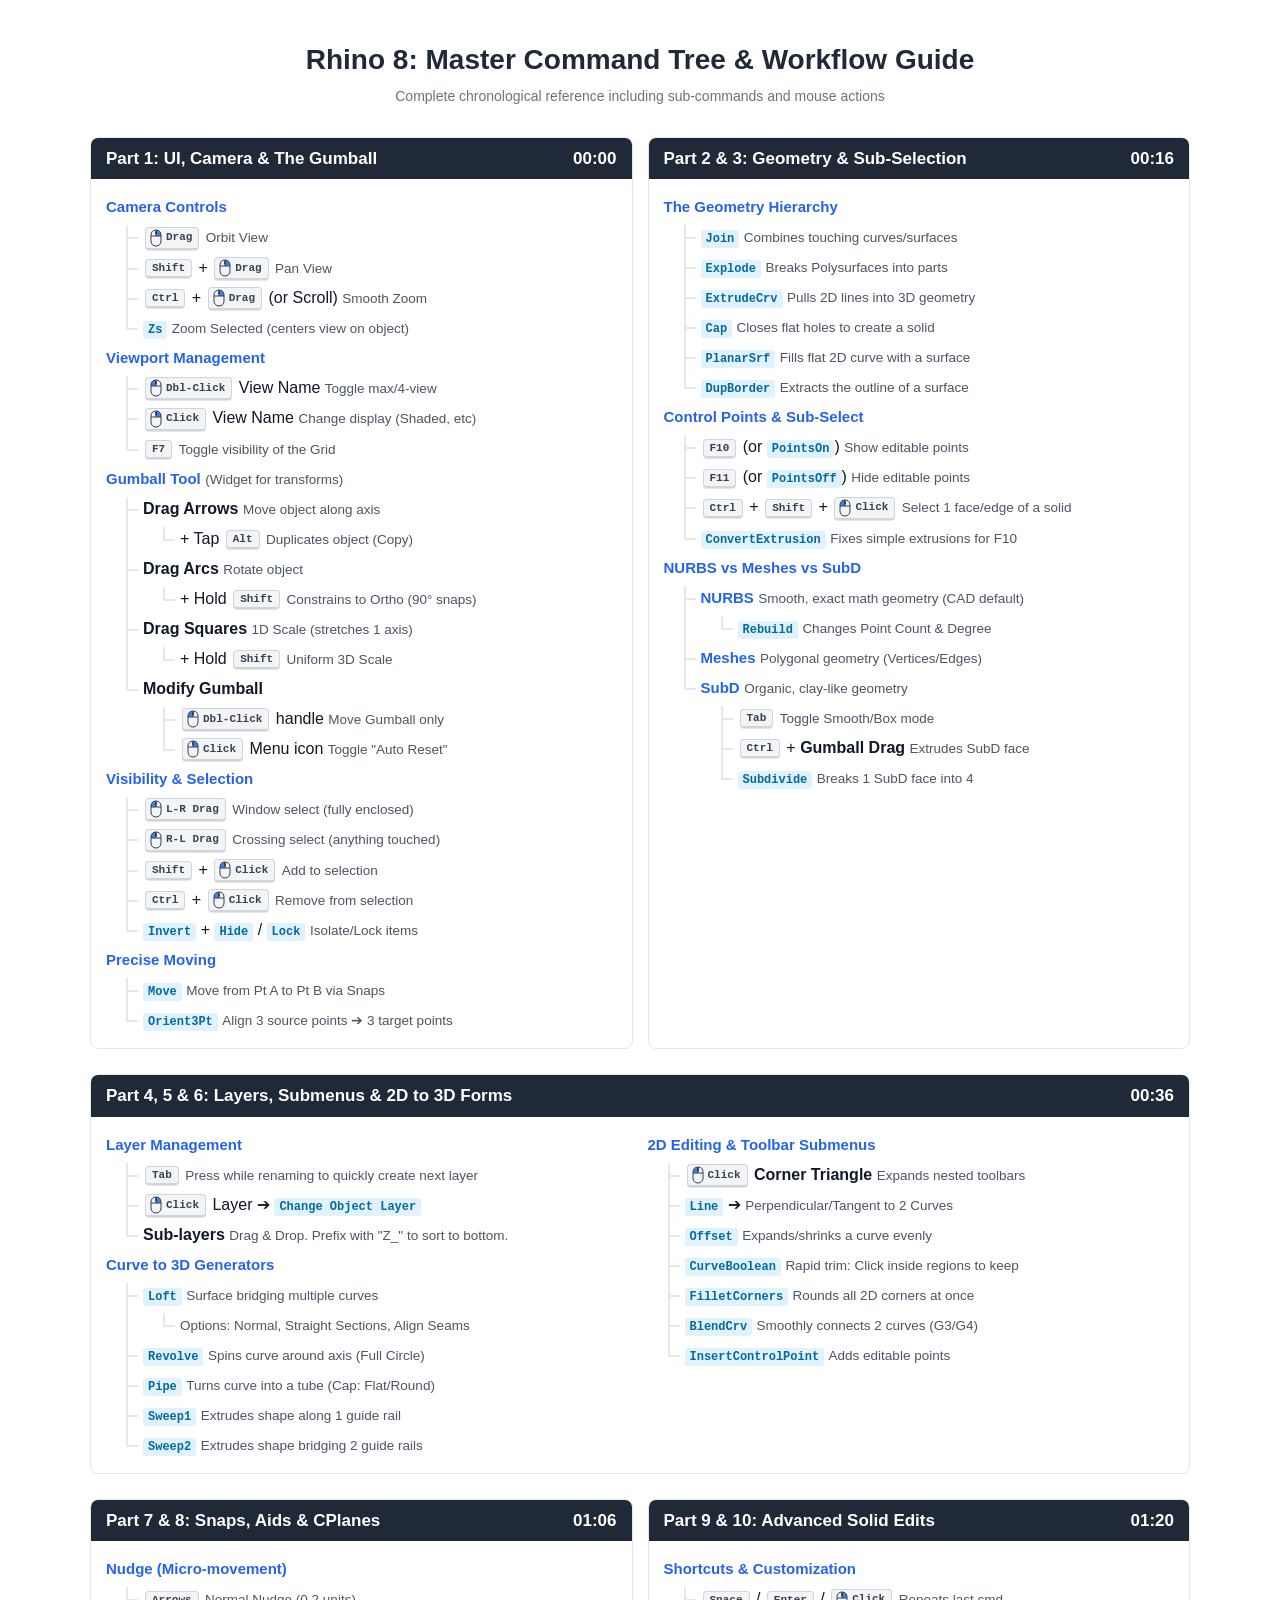
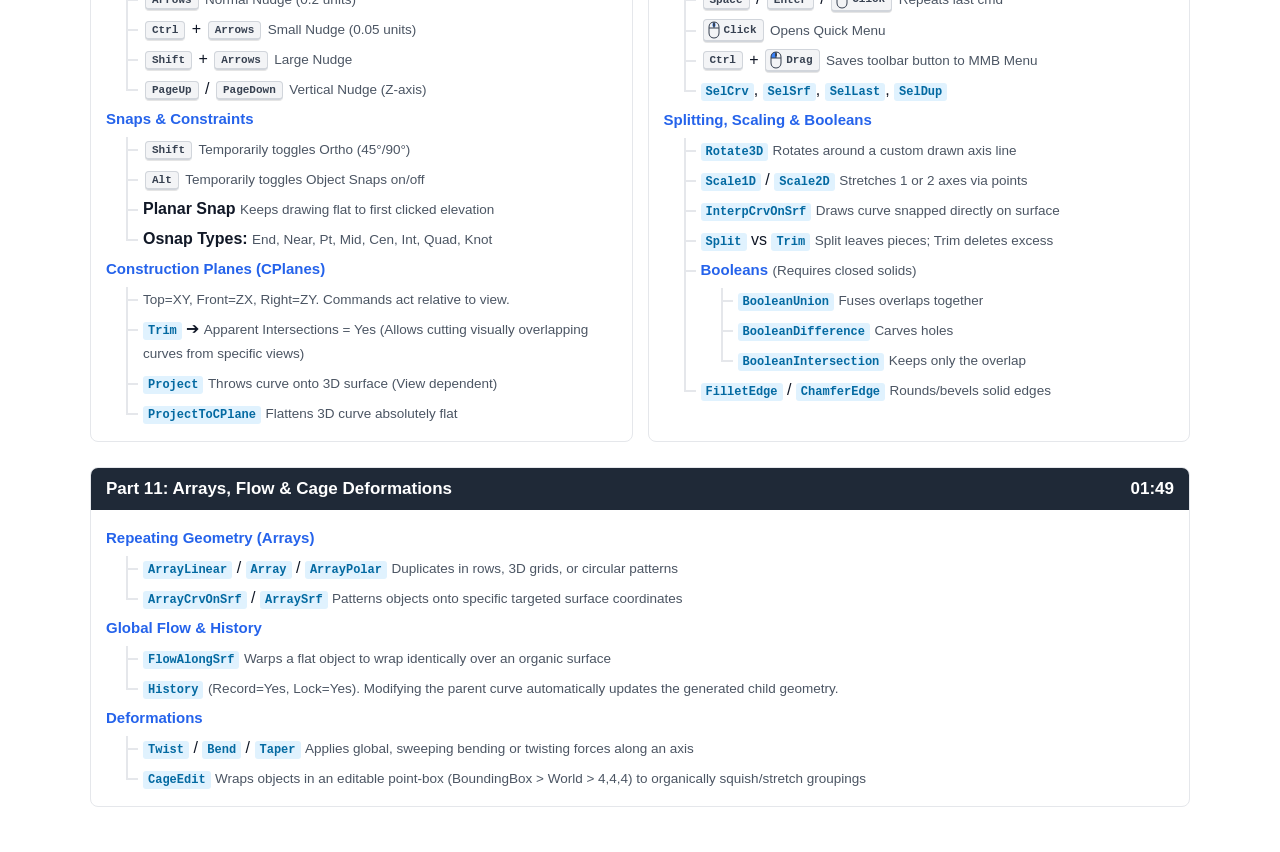
<file: rhino8_hotkeys.html>
<!DOCTYPE html>
<html lang="en">
<head>
    <meta charset="UTF-8">
    <meta name="viewport" content="width=device-width, initial-scale=1.0">
    <title>Rhino 8: Comprehensive Master Cheat Sheet</title>
    <style>
        :root {
            --primary: #1f2937;
            --accent: #2563eb;
            --bg-light: #f9fafb;
            --border: #e5e7eb;
            --kbd-bg: #f3f4f6;
            --kbd-border: #d1d5db;
        }
        body {
            font-family: -apple-system, BlinkMacSystemFont, "Segoe UI", Roboto, Arial, sans-serif;
            line-height: 1.5;
            color: #111827;
            max-width: 1100px;
            margin: 0 auto;
            padding: 20px;
            background: #fff;
        }
        h1 { text-align: center; font-size: 28px; margin-bottom: 5px; color: var(--primary); }
        p.subtitle { text-align: center; color: #6b7280; font-size: 14px; margin-top: 0; margin-bottom: 30px; }
        
        .timeline-section {
            margin-bottom: 25px;
            border: 1px solid var(--border);
            border-radius: 8px;
            overflow: hidden;
            page-break-inside: avoid;
        }
        .section-header {
            background-color: var(--primary);
            color: white;
            padding: 8px 15px;
            font-size: 17px;
            font-weight: bold;
            margin: 0;
            display: flex;
            justify-content: space-between;
        }
        .section-content { padding: 10px 15px; }

        /* Tree Structure CSS */
        ul.tree, ul.tree ul {
            list-style: none;
            margin: 0;
            padding: 0;
        }
        ul.tree ul { margin-left: 20px; padding-left: 15px; border-left: 2px solid var(--border); }
        ul.tree li { margin: 6px 0; position: relative; }
        ul.tree ul li::before {
            content: "";
            position: absolute;
            top: 12px;
            left: -15px;
            width: 10px;
            border-top: 2px solid var(--border);
        }
        ul.tree ul li:last-child::after {
            content: "";
            position: absolute;
            top: 14px;
            bottom: -10px;
            left: -17px;
            width: 4px;
            background: #fff;
        }
        
        .cmd-title { font-weight: 600; font-size: 15px; color: var(--accent); }
        .desc { color: #4b5563; font-size: 13.5px; }
        
        kbd {
            background-color: var(--kbd-bg);
            border: 1px solid var(--kbd-border);
            border-radius: 4px;
            border-bottom-width: 2px;
            color: #374151;
            font-family: Consolas, monospace;
            font-size: 11px;
            font-weight: bold;
            padding: 2px 6px;
            margin: 0 2px;
            box-shadow: 0 1px 0 rgba(0,0,0,0.1);
            vertical-align: middle;
        }
        .cmd-type {
            font-family: Consolas, monospace;
            background: #e0f2fe;
            color: #0369a1;
            padding: 2px 5px;
            border-radius: 3px;
            font-size: 12px;
            font-weight: bold;
        }

        /* Mouse Action SVG Styles */
        .mouse-action {
            display: inline-flex;
            align-items: center;
            background: #f3f4f6;
            border: 1px solid var(--kbd-border);
            border-radius: 4px;
            border-bottom-width: 2px;
            padding: 1px 6px 1px 4px;
            font-family: Consolas, monospace;
            font-size: 11px;
            font-weight: bold;
            color: #374151;
            box-shadow: 0 1px 0 rgba(0,0,0,0.1);
            vertical-align: middle;
            margin: 0 2px;
        }
        .mouse {
            width: 12px;
            height: 18px;
            margin-right: 4px;
            color: #374151;
        }

        .grid-2col {
            display: grid;
            grid-template-columns: 1fr 1fr;
            gap: 15px;
        }

        @media print {
            body { padding: 0; font-size: 10pt; }
            .timeline-section { border: 1px solid #000; break-inside: avoid; margin-bottom: 15px; }
            .section-header { background-color: #e5e7eb !important; color: #000 !important; -webkit-print-color-adjust: exact; border-bottom: 1px solid #000; }
            ul.tree ul li:last-child::after { background: transparent; }
            @page { margin: 1cm; }
            kbd, .mouse-action { box-shadow: none; border: 1px solid #000; }
            svg { -webkit-print-color-adjust: exact; print-color-adjust: exact; }
        }
    </style>
</head>
<body>

    <svg width="0" height="0" style="display:none;">
        <defs>
            <g id="mouse-base">
                <path d="M12 2 C6 2 2 6 2 12 L2 24 C2 30 6 34 12 34 C18 34 22 30 22 24 L22 12 C22 6 18 2 12 2 Z" fill="none" stroke="currentColor" stroke-width="2"/>
                <path d="M12 14 L2 14" stroke="currentColor" stroke-width="2"/>
                <path d="M12 14 L22 14" stroke="currentColor" stroke-width="2"/>
                <line x1="12" y1="2" x2="12" y2="14" stroke="currentColor" stroke-width="2"/>
                <rect x="10" y="4" width="4" height="7" rx="2" fill="currentColor"/>
            </g>
            <path id="mouse-lmb" d="M2 12 C2 6 6 2 12 2 L12 14 L2 14 Z" fill="#3b82f6"/>
            <path id="mouse-rmb" d="M22 12 C22 6 18 2 12 2 L12 14 L22 14 Z" fill="#3b82f6"/>
            <rect id="mouse-mmb" x="9" y="3" width="6" height="9" rx="3" fill="#3b82f6"/>
        </defs>
    </svg>

    <h1>Rhino 8: Master Command Tree & Workflow Guide</h1>
    <p class="subtitle">Complete chronological reference including sub-commands and mouse actions</p>

    <div class="grid-2col">
        <div class="timeline-section">
            <h2 class="section-header"><span>Part 1: UI, Camera & The Gumball</span><span>00:00</span></h2>
            <div class="section-content">
                <ul class="tree">
                    <li><span class="cmd-title">Camera Controls</span>
                        <ul>
                            <li><span class="mouse-action"><svg class="mouse" viewBox="0 0 24 36"><use href="#mouse-rmb"/><use href="#mouse-base"/></svg> Drag</span> <span class="desc">Orbit View</span></li>
                            <li><kbd>Shift</kbd> + <span class="mouse-action"><svg class="mouse" viewBox="0 0 24 36"><use href="#mouse-rmb"/><use href="#mouse-base"/></svg> Drag</span> <span class="desc">Pan View</span></li>
                            <li><kbd>Ctrl</kbd> + <span class="mouse-action"><svg class="mouse" viewBox="0 0 24 36"><use href="#mouse-rmb"/><use href="#mouse-base"/></svg> Drag</span> (or Scroll) <span class="desc">Smooth Zoom</span></li>
                            <li><span class="cmd-type">Zs</span> <span class="desc">Zoom Selected (centers view on object)</span></li>
                        </ul>
                    </li>
                    <li><span class="cmd-title">Viewport Management</span>
                        <ul>
                            <li><span class="mouse-action"><svg class="mouse" viewBox="0 0 24 36"><use href="#mouse-lmb"/><use href="#mouse-base"/></svg> Dbl-Click</span> View Name <span class="desc">Toggle max/4-view</span></li>
                            <li><span class="mouse-action"><svg class="mouse" viewBox="0 0 24 36"><use href="#mouse-rmb"/><use href="#mouse-base"/></svg> Click</span> View Name <span class="desc">Change display (Shaded, etc)</span></li>
                            <li><kbd>F7</kbd> <span class="desc">Toggle visibility of the Grid</span></li>
                        </ul>
                    </li>
                    <li><span class="cmd-title">Gumball Tool</span> <span class="desc">(Widget for transforms)</span>
                        <ul>
                            <li><strong>Drag Arrows</strong> <span class="desc">Move object along axis</span>
                                <ul>
                                    <li>+ Tap <kbd>Alt</kbd> <span class="desc">Duplicates object (Copy)</span></li>
                                </ul>
                            </li>
                            <li><strong>Drag Arcs</strong> <span class="desc">Rotate object</span>
                                <ul>
                                    <li>+ Hold <kbd>Shift</kbd> <span class="desc">Constrains to Ortho (90° snaps)</span></li>
                                </ul>
                            </li>
                            <li><strong>Drag Squares</strong> <span class="desc">1D Scale (stretches 1 axis)</span>
                                <ul>
                                    <li>+ Hold <kbd>Shift</kbd> <span class="desc">Uniform 3D Scale</span></li>
                                </ul>
                            </li>
                            <li><strong>Modify Gumball</strong>
                                <ul>
                                    <li><span class="mouse-action"><svg class="mouse" viewBox="0 0 24 36"><use href="#mouse-lmb"/><use href="#mouse-base"/></svg> Dbl-Click</span> handle <span class="desc">Move Gumball only</span></li>
                                    <li><span class="mouse-action"><svg class="mouse" viewBox="0 0 24 36"><use href="#mouse-rmb"/><use href="#mouse-base"/></svg> Click</span> Menu icon <span class="desc">Toggle "Auto Reset"</span></li>
                                </ul>
                            </li>
                        </ul>
                    </li>
                    <li><span class="cmd-title">Visibility & Selection</span>
                        <ul>
                            <li><span class="mouse-action"><svg class="mouse" viewBox="0 0 24 36"><use href="#mouse-lmb"/><use href="#mouse-base"/></svg> L-R Drag</span> <span class="desc">Window select (fully enclosed)</span></li>
                            <li><span class="mouse-action"><svg class="mouse" viewBox="0 0 24 36"><use href="#mouse-lmb"/><use href="#mouse-base"/></svg> R-L Drag</span> <span class="desc">Crossing select (anything touched)</span></li>
                            <li><kbd>Shift</kbd> + <span class="mouse-action"><svg class="mouse" viewBox="0 0 24 36"><use href="#mouse-lmb"/><use href="#mouse-base"/></svg> Click</span> <span class="desc">Add to selection</span></li>
                            <li><kbd>Ctrl</kbd> + <span class="mouse-action"><svg class="mouse" viewBox="0 0 24 36"><use href="#mouse-lmb"/><use href="#mouse-base"/></svg> Click</span> <span class="desc">Remove from selection</span></li>
                            <li><span class="cmd-type">Invert</span> + <span class="cmd-type">Hide</span> / <span class="cmd-type">Lock</span> <span class="desc">Isolate/Lock items</span></li>
                        </ul>
                    </li>
                    <li><span class="cmd-title">Precise Moving</span>
                        <ul>
                            <li><span class="cmd-type">Move</span> <span class="desc">Move from Pt A to Pt B via Snaps</span></li>
                            <li><span class="cmd-type">Orient3Pt</span> <span class="desc">Align 3 source points ➔ 3 target points</span></li>
                        </ul>
                    </li>
                </ul>
            </div>
        </div>

        <div class="timeline-section">
            <h2 class="section-header"><span>Part 2 & 3: Geometry & Sub-Selection</span><span>00:16</span></h2>
            <div class="section-content">
                <ul class="tree">
                    <li><span class="cmd-title">The Geometry Hierarchy</span>
                        <ul>
                            <li><span class="cmd-type">Join</span> <span class="desc">Combines touching curves/surfaces</span></li>
                            <li><span class="cmd-type">Explode</span> <span class="desc">Breaks Polysurfaces into parts</span></li>
                            <li><span class="cmd-type">ExtrudeCrv</span> <span class="desc">Pulls 2D lines into 3D geometry</span></li>
                            <li><span class="cmd-type">Cap</span> <span class="desc">Closes flat holes to create a solid</span></li>
                            <li><span class="cmd-type">PlanarSrf</span> <span class="desc">Fills flat 2D curve with a surface</span></li>
                            <li><span class="cmd-type">DupBorder</span> <span class="desc">Extracts the outline of a surface</span></li>
                        </ul>
                    </li>
                    <li><span class="cmd-title">Control Points & Sub-Select</span>
                        <ul>
                            <li><kbd>F10</kbd> (or <span class="cmd-type">PointsOn</span>) <span class="desc">Show editable points</span></li>
                            <li><kbd>F11</kbd> (or <span class="cmd-type">PointsOff</span>) <span class="desc">Hide editable points</span></li>
                            <li><kbd>Ctrl</kbd> + <kbd>Shift</kbd> + <span class="mouse-action"><svg class="mouse" viewBox="0 0 24 36"><use href="#mouse-lmb"/><use href="#mouse-base"/></svg> Click</span> <span class="desc">Select 1 face/edge of a solid</span></li>
                            <li><span class="cmd-type">ConvertExtrusion</span> <span class="desc">Fixes simple extrusions for F10</span></li>
                        </ul>
                    </li>
                    <li><span class="cmd-title">NURBS vs Meshes vs SubD</span>
                        <ul>
                            <li><span class="cmd-title">NURBS</span> <span class="desc">Smooth, exact math geometry (CAD default)</span>
                                <ul>
                                    <li><span class="cmd-type">Rebuild</span> <span class="desc">Changes Point Count & Degree</span></li>
                                </ul>
                            </li>
                            <li><span class="cmd-title">Meshes</span> <span class="desc">Polygonal geometry (Vertices/Edges)</span></li>
                            <li><span class="cmd-title">SubD</span> <span class="desc">Organic, clay-like geometry</span>
                                <ul>
                                    <li><kbd>Tab</kbd> <span class="desc">Toggle Smooth/Box mode</span></li>
                                    <li><kbd>Ctrl</kbd> + <strong>Gumball Drag</strong> <span class="desc">Extrudes SubD face</span></li>
                                    <li><span class="cmd-type">Subdivide</span> <span class="desc">Breaks 1 SubD face into 4</span></li>
                                </ul>
                            </li>
                        </ul>
                    </li>
                </ul>
            </div>
        </div>
    </div>

    <div class="timeline-section">
        <h2 class="section-header"><span>Part 4, 5 & 6: Layers, Submenus & 2D to 3D Forms</span><span>00:36</span></h2>
        <div class="section-content">
            <div class="grid-2col">
                <ul class="tree">
                    <li><span class="cmd-title">Layer Management</span>
                        <ul>
                            <li><kbd>Tab</kbd> <span class="desc">Press while renaming to quickly create next layer</span></li>
                            <li><span class="mouse-action"><svg class="mouse" viewBox="0 0 24 36"><use href="#mouse-rmb"/><use href="#mouse-base"/></svg> Click</span> Layer ➔ <span class="cmd-type">Change Object Layer</span></li>
                            <li><strong>Sub-layers</strong> <span class="desc">Drag & Drop. Prefix with "Z_" to sort to bottom.</span></li>
                        </ul>
                    </li>
                    <li><span class="cmd-title">Curve to 3D Generators</span>
                        <ul>
                            <li><span class="cmd-type">Loft</span> <span class="desc">Surface bridging multiple curves</span>
                                <ul><li><span class="desc">Options: Normal, Straight Sections, Align Seams</span></li></ul>
                            </li>
                            <li><span class="cmd-type">Revolve</span> <span class="desc">Spins curve around axis (Full Circle)</span></li>
                            <li><span class="cmd-type">Pipe</span> <span class="desc">Turns curve into a tube (Cap: Flat/Round)</span></li>
                            <li><span class="cmd-type">Sweep1</span> <span class="desc">Extrudes shape along 1 guide rail</span></li>
                            <li><span class="cmd-type">Sweep2</span> <span class="desc">Extrudes shape bridging 2 guide rails</span></li>
                        </ul>
                    </li>
                </ul>
                <ul class="tree">
                    <li><span class="cmd-title">2D Editing & Toolbar Submenus</span>
                        <ul>
                            <li><span class="mouse-action"><svg class="mouse" viewBox="0 0 24 36"><use href="#mouse-lmb"/><use href="#mouse-base"/></svg> Click</span> <strong>Corner Triangle</strong> <span class="desc">Expands nested toolbars</span></li>
                            <li><span class="cmd-type">Line</span> ➔ <span class="desc">Perpendicular/Tangent to 2 Curves</span></li>
                            <li><span class="cmd-type">Offset</span> <span class="desc">Expands/shrinks a curve evenly</span></li>
                            <li><span class="cmd-type">CurveBoolean</span> <span class="desc">Rapid trim: Click inside regions to keep</span></li>
                            <li><span class="cmd-type">FilletCorners</span> <span class="desc">Rounds all 2D corners at once</span></li>
                            <li><span class="cmd-type">BlendCrv</span> <span class="desc">Smoothly connects 2 curves (G3/G4)</span></li>
                            <li><span class="cmd-type">InsertControlPoint</span> <span class="desc">Adds editable points</span></li>
                        </ul>
                    </li>
                </ul>
            </div>
        </div>
    </div>

    <div class="grid-2col">
        <div class="timeline-section">
            <h2 class="section-header"><span>Part 7 & 8: Snaps, Aids & CPlanes</span><span>01:06</span></h2>
            <div class="section-content">
                <ul class="tree">
                    <li><span class="cmd-title">Nudge (Micro-movement)</span>
                        <ul>
                            <li><kbd>Arrows</kbd> <span class="desc">Normal Nudge (0.2 units)</span></li>
                            <li><kbd>Ctrl</kbd> + <kbd>Arrows</kbd> <span class="desc">Small Nudge (0.05 units)</span></li>
                            <li><kbd>Shift</kbd> + <kbd>Arrows</kbd> <span class="desc">Large Nudge</span></li>
                            <li><kbd>PageUp</kbd> / <kbd>PageDown</kbd> <span class="desc">Vertical Nudge (Z-axis)</span></li>
                        </ul>
                    </li>
                    <li><span class="cmd-title">Snaps & Constraints</span>
                        <ul>
                            <li><kbd>Shift</kbd> <span class="desc">Temporarily toggles Ortho (45°/90°)</span></li>
                            <li><kbd>Alt</kbd> <span class="desc">Temporarily toggles Object Snaps on/off</span></li>
                            <li><strong>Planar Snap</strong> <span class="desc">Keeps drawing flat to first clicked elevation</span></li>
                            <li><strong>Osnap Types:</strong> <span class="desc">End, Near, Pt, Mid, Cen, Int, Quad, Knot</span></li>
                        </ul>
                    </li>
                    <li><span class="cmd-title">Construction Planes (CPlanes)</span>
                        <ul>
                            <li><span class="desc">Top=XY, Front=ZX, Right=ZY. Commands act relative to view.</span></li>
                            <li><span class="cmd-type">Trim</span> ➔ <span class="desc">Apparent Intersections = Yes (Allows cutting visually overlapping curves from specific views)</span></li>
                            <li><span class="cmd-type">Project</span> <span class="desc">Throws curve onto 3D surface (View dependent)</span></li>
                            <li><span class="cmd-type">ProjectToCPlane</span> <span class="desc">Flattens 3D curve absolutely flat</span></li>
                        </ul>
                    </li>
                </ul>
            </div>
        </div>

        <div class="timeline-section">
            <h2 class="section-header"><span>Part 9 & 10: Advanced Solid Edits</span><span>01:20</span></h2>
            <div class="section-content">
                <ul class="tree">
                    <li><span class="cmd-title">Shortcuts & Customization</span>
                        <ul>
                            <li><kbd>Space</kbd> / <kbd>Enter</kbd> / <span class="mouse-action"><svg class="mouse" viewBox="0 0 24 36"><use href="#mouse-rmb"/><use href="#mouse-base"/></svg> Click</span> <span class="desc">Repeats last cmd</span></li>
                            <li><span class="mouse-action"><svg class="mouse" viewBox="0 0 24 36"><use href="#mouse-mmb"/><use href="#mouse-base"/></svg> Click</span> <span class="desc">Opens Quick Menu</span></li>
                            <li><kbd>Ctrl</kbd> + <span class="mouse-action"><svg class="mouse" viewBox="0 0 24 36"><use href="#mouse-lmb"/><use href="#mouse-base"/></svg> Drag</span> <span class="desc">Saves toolbar button to MMB Menu</span></li>
                            <li><span class="cmd-type">SelCrv</span>, <span class="cmd-type">SelSrf</span>, <span class="cmd-type">SelLast</span>, <span class="cmd-type">SelDup</span></li>
                        </ul>
                    </li>
                    <li><span class="cmd-title">Splitting, Scaling & Booleans</span>
                        <ul>
                            <li><span class="cmd-type">Rotate3D</span> <span class="desc">Rotates around a custom drawn axis line</span></li>
                            <li><span class="cmd-type">Scale1D</span> / <span class="cmd-type">Scale2D</span> <span class="desc">Stretches 1 or 2 axes via points</span></li>
                            <li><span class="cmd-type">InterpCrvOnSrf</span> <span class="desc">Draws curve snapped directly on surface</span></li>
                            <li><span class="cmd-type">Split</span> vs <span class="cmd-type">Trim</span> <span class="desc">Split leaves pieces; Trim deletes excess</span></li>
                            <li><span class="cmd-title">Booleans</span> <span class="desc">(Requires closed solids)</span>
                                <ul>
                                    <li><span class="cmd-type">BooleanUnion</span> <span class="desc">Fuses overlaps together</span></li>
                                    <li><span class="cmd-type">BooleanDifference</span> <span class="desc">Carves holes</span></li>
                                    <li><span class="cmd-type">BooleanIntersection</span> <span class="desc">Keeps only the overlap</span></li>
                                </ul>
                            </li>
                            <li><span class="cmd-type">FilletEdge</span> / <span class="cmd-type">ChamferEdge</span> <span class="desc">Rounds/bevels solid edges</span></li>
                        </ul>
                    </li>
                </ul>
            </div>
        </div>
    </div>

    <div class="timeline-section">
        <h2 class="section-header"><span>Part 11: Arrays, Flow & Cage Deformations</span><span>01:49</span></h2>
        <div class="section-content">
            <ul class="tree">
                <li><span class="cmd-title">Repeating Geometry (Arrays)</span>
                    <ul>
                        <li><span class="cmd-type">ArrayLinear</span> / <span class="cmd-type">Array</span> / <span class="cmd-type">ArrayPolar</span> <span class="desc">Duplicates in rows, 3D grids, or circular patterns</span></li>
                        <li><span class="cmd-type">ArrayCrvOnSrf</span> / <span class="cmd-type">ArraySrf</span> <span class="desc">Patterns objects onto specific targeted surface coordinates</span></li>
                    </ul>
                </li>
                <li><span class="cmd-title">Global Flow & History</span>
                    <ul>
                        <li><span class="cmd-type">FlowAlongSrf</span> <span class="desc">Warps a flat object to wrap identically over an organic surface</span></li>
                        <li><span class="cmd-type">History</span> <span class="desc">(Record=Yes, Lock=Yes). Modifying the parent curve automatically updates the generated child geometry.</span></li>
                    </ul>
                </li>
                <li><span class="cmd-title">Deformations</span>
                    <ul>
                        <li><span class="cmd-type">Twist</span> / <span class="cmd-type">Bend</span> / <span class="cmd-type">Taper</span> <span class="desc">Applies global, sweeping bending or twisting forces along an axis</span></li>
                        <li><span class="cmd-type">CageEdit</span> <span class="desc">Wraps objects in an editable point-box (BoundingBox > World > 4,4,4) to organically squish/stretch groupings</span></li>
                    </ul>
                </li>
            </ul>
        </div>
    </div>

</body>
</html>
</file>
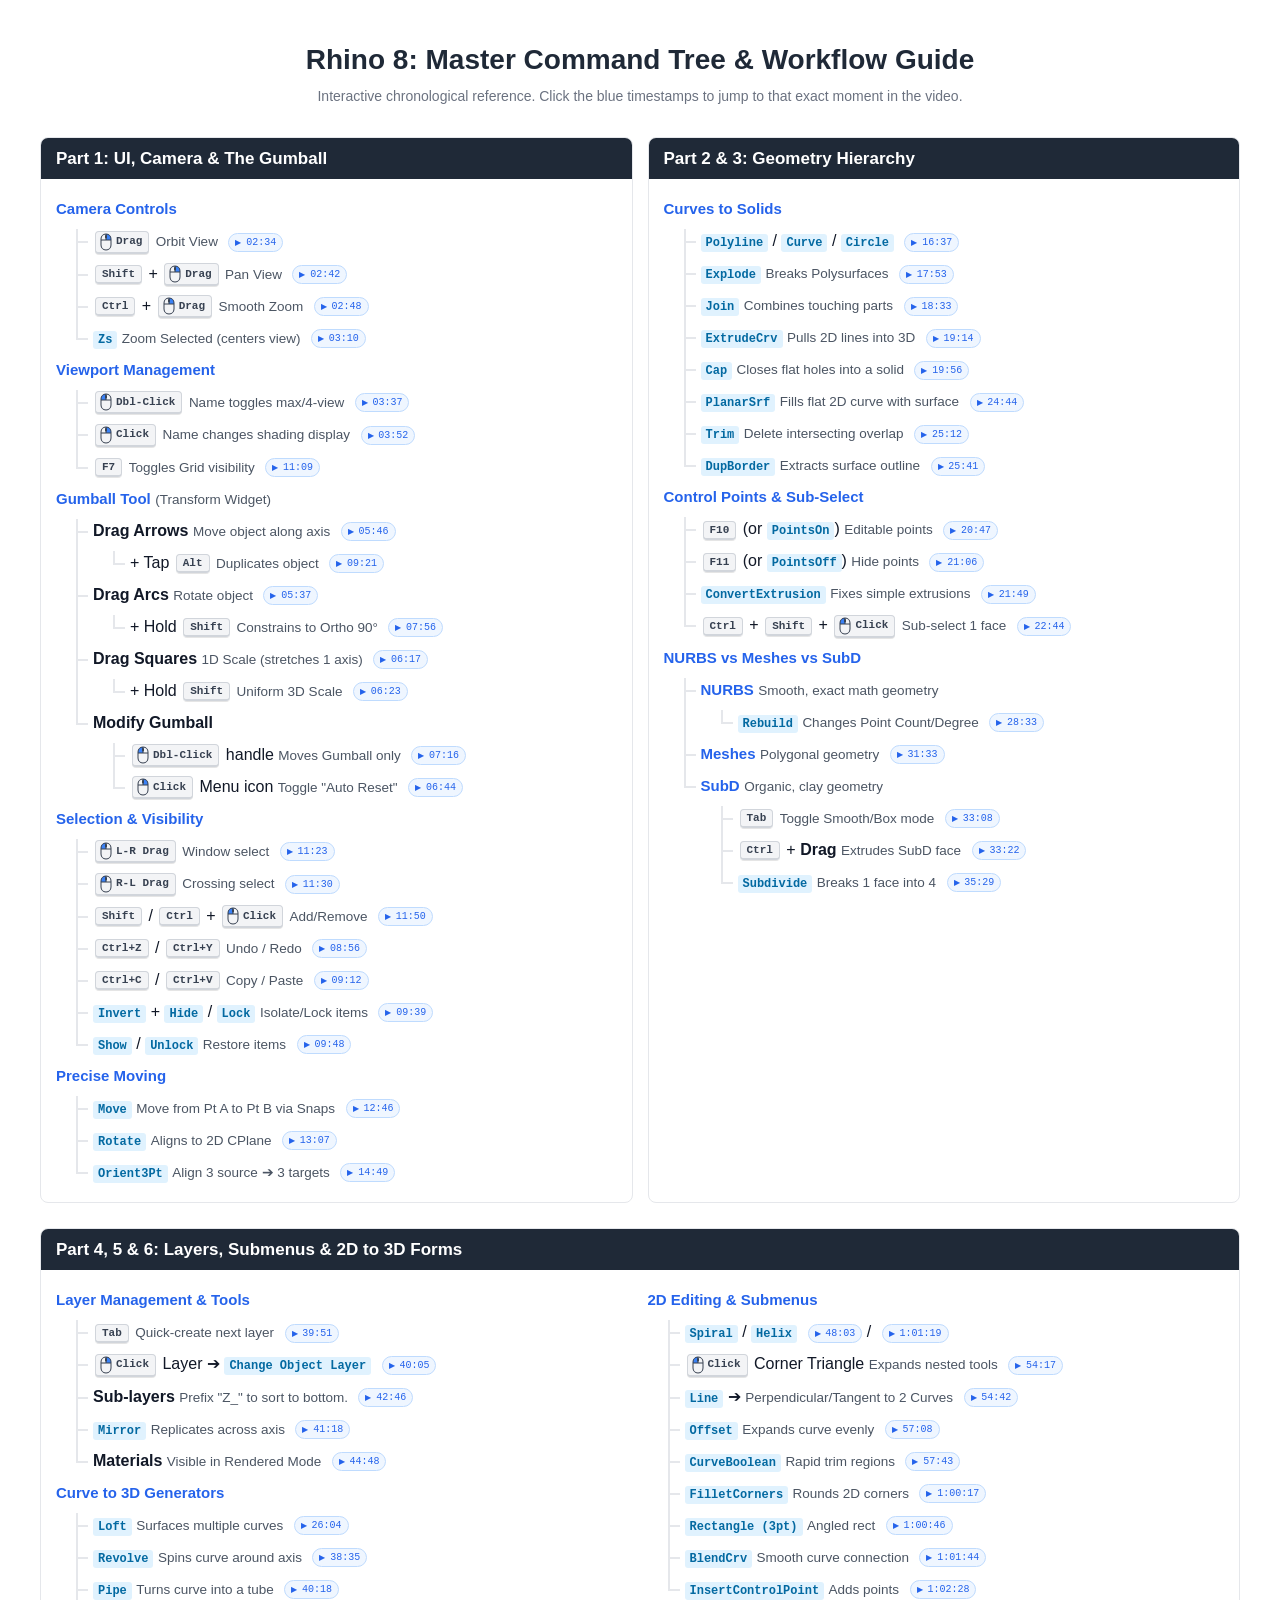
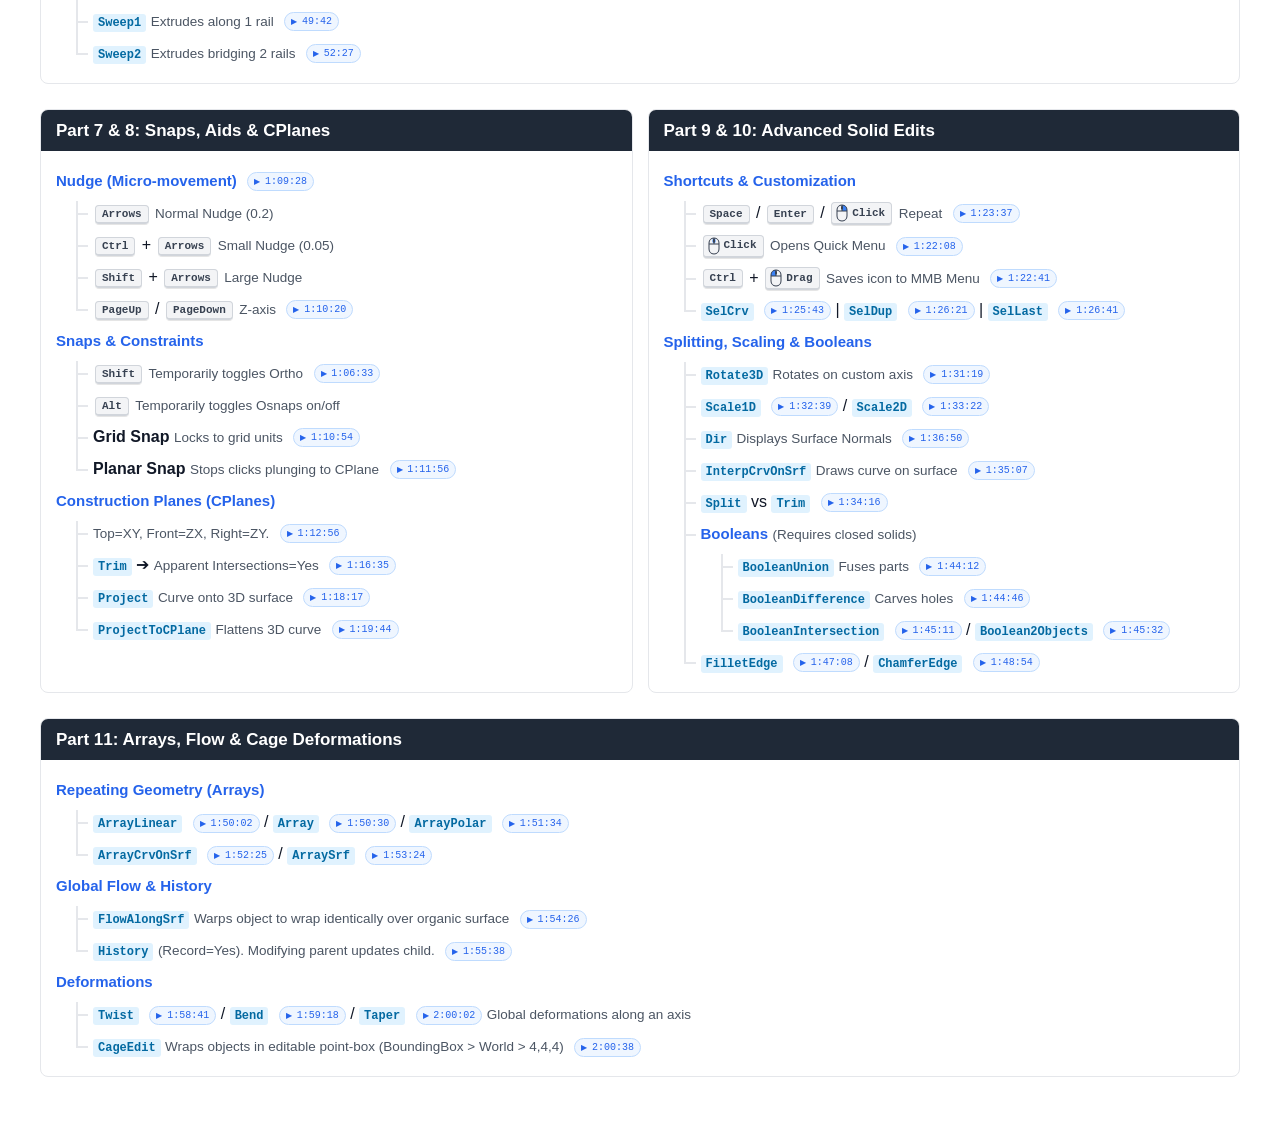
<file: rhino_hotkeys_with_timestamps.html>
<!DOCTYPE html>
<html lang="en">
<head>
    <meta charset="UTF-8">
    <meta name="viewport" content="width=device-width, initial-scale=1.0">
    <title>Rhino 8: Comprehensive Master Cheat Sheet (with Timestamps)</title>
    <style>
        :root {
            --primary: #1f2937;
            --accent: #2563eb;
            --bg-light: #f9fafb;
            --border: #e5e7eb;
            --kbd-bg: #f3f4f6;
            --kbd-border: #d1d5db;
        }
        body {
            font-family: -apple-system, BlinkMacSystemFont, "Segoe UI", Roboto, Arial, sans-serif;
            line-height: 1.5;
            color: #111827;
            max-width: 1200px;
            margin: 0 auto;
            padding: 20px;
            background: #fff;
        }
        h1 { text-align: center; font-size: 28px; margin-bottom: 5px; color: var(--primary); }
        p.subtitle { text-align: center; color: #6b7280; font-size: 14px; margin-top: 0; margin-bottom: 30px; }
        
        .timeline-section {
            margin-bottom: 25px;
            border: 1px solid var(--border);
            border-radius: 8px;
            overflow: hidden;
            page-break-inside: avoid;
        }
        .section-header {
            background-color: var(--primary);
            color: white;
            padding: 8px 15px;
            font-size: 17px;
            font-weight: bold;
            margin: 0;
            display: flex;
            justify-content: space-between;
        }
        .section-content { padding: 10px 15px; }

        /* Tree Structure CSS */
        ul.tree, ul.tree ul {
            list-style: none;
            margin: 0;
            padding: 0;
        }
        ul.tree ul { margin-left: 20px; padding-left: 15px; border-left: 2px solid var(--border); }
        ul.tree li { margin: 8px 0; position: relative; }
        ul.tree ul li::before {
            content: "";
            position: absolute;
            top: 12px;
            left: -15px;
            width: 10px;
            border-top: 2px solid var(--border);
        }
        ul.tree ul li:last-child::after {
            content: "";
            position: absolute;
            top: 14px;
            bottom: -10px;
            left: -17px;
            width: 4px;
            background: #fff;
        }
        
        .cmd-title { font-weight: 600; font-size: 15px; color: var(--accent); }
        .desc { color: #4b5563; font-size: 13.5px; }
        
        kbd {
            background-color: var(--kbd-bg);
            border: 1px solid var(--kbd-border);
            border-radius: 4px;
            border-bottom-width: 2px;
            color: #374151;
            font-family: Consolas, monospace;
            font-size: 11px;
            font-weight: bold;
            padding: 2px 6px;
            margin: 0 2px;
            box-shadow: 0 1px 0 rgba(0,0,0,0.1);
            vertical-align: middle;
        }
        .cmd-type {
            font-family: Consolas, monospace;
            background: #e0f2fe;
            color: #0369a1;
            padding: 2px 5px;
            border-radius: 3px;
            font-size: 12px;
            font-weight: bold;
        }

        /* Mouse Action SVG Styles */
        .mouse-action {
            display: inline-flex;
            align-items: center;
            background: #f3f4f6;
            border: 1px solid var(--kbd-border);
            border-radius: 4px;
            border-bottom-width: 2px;
            padding: 1px 6px 1px 4px;
            font-family: Consolas, monospace;
            font-size: 11px;
            font-weight: bold;
            color: #374151;
            box-shadow: 0 1px 0 rgba(0,0,0,0.1);
            vertical-align: middle;
            margin: 0 2px;
        }
        .mouse { width: 12px; height: 18px; margin-right: 4px; color: #374151; }

        /* Timestamp Pill Style */
        .ts {
            display: inline-block;
            font-family: Consolas, monospace;
            font-size: 10px;
            color: #2563eb;
            background-color: #eff6ff;
            border: 1px solid #bfdbfe;
            border-radius: 12px;
            padding: 1px 6px;
            margin-left: 6px;
            text-decoration: none;
            vertical-align: middle;
            transition: all 0.2s ease;
        }
        .ts:hover {
            background-color: #dbeafe;
            color: #1d4ed8;
            transform: translateY(-1px);
        }
        .ts::before {
            content: "▶ ";
            font-size: 8px;
        }

        .grid-2col {
            display: grid;
            grid-template-columns: 1fr 1fr;
            gap: 15px;
        }

        @media print {
            body { padding: 0; font-size: 10pt; max-width: 100%; }
            .timeline-section { border: 1px solid #000; break-inside: avoid; margin-bottom: 15px; }
            .section-header { background-color: #e5e7eb !important; color: #000 !important; -webkit-print-color-adjust: exact; border-bottom: 1px solid #000; }
            ul.tree ul li:last-child::after { background: transparent; }
            @page { margin: 1cm; }
            kbd, .mouse-action { box-shadow: none; border: 1px solid #000; }
            .ts { border: 1px solid #000; background: none; color: #000; text-decoration: underline; }
            .ts::before { display: none; }
            svg { -webkit-print-color-adjust: exact; print-color-adjust: exact; }
        }
    </style>
</head>
<body>

    <svg width="0" height="0" style="display:none;">
        <defs>
            <g id="mouse-base">
                <path d="M12 2 C6 2 2 6 2 12 L2 24 C2 30 6 34 12 34 C18 34 22 30 22 24 L22 12 C22 6 18 2 12 2 Z" fill="none" stroke="currentColor" stroke-width="2"/>
                <path d="M12 14 L2 14" stroke="currentColor" stroke-width="2"/>
                <path d="M12 14 L22 14" stroke="currentColor" stroke-width="2"/>
                <line x1="12" y1="2" x2="12" y2="14" stroke="currentColor" stroke-width="2"/>
                <rect x="10" y="4" width="4" height="7" rx="2" fill="currentColor"/>
            </g>
            <path id="mouse-lmb" d="M2 12 C2 6 6 2 12 2 L12 14 L2 14 Z" fill="#3b82f6"/>
            <path id="mouse-rmb" d="M22 12 C22 6 18 2 12 2 L12 14 L22 14 Z" fill="#3b82f6"/>
            <rect id="mouse-mmb" x="9" y="3" width="6" height="9" rx="3" fill="#3b82f6"/>
        </defs>
    </svg>

    <h1>Rhino 8: Master Command Tree & Workflow Guide</h1>
    <p class="subtitle">Interactive chronological reference. Click the blue timestamps to jump to that exact moment in the video.</p>

    <div class="grid-2col">
        <div class="timeline-section">
            <h2 class="section-header"><span>Part 1: UI, Camera & The Gumball</span></h2>
            <div class="section-content">
                <ul class="tree">
                    <li><span class="cmd-title">Camera Controls</span>
                        <ul>
                            <li><span class="mouse-action"><svg class="mouse" viewBox="0 0 24 36"><use href="#mouse-rmb"/><use href="#mouse-base"/></svg> Drag</span> <span class="desc">Orbit View</span> <a href="https://youtu.be/4mVBIbX5G5k?t=2m34s" target="_blank" class="ts">02:34</a></li>
                            <li><kbd>Shift</kbd> + <span class="mouse-action"><svg class="mouse" viewBox="0 0 24 36"><use href="#mouse-rmb"/><use href="#mouse-base"/></svg> Drag</span> <span class="desc">Pan View</span> <a href="https://youtu.be/4mVBIbX5G5k?t=2m42s" target="_blank" class="ts">02:42</a></li>
                            <li><kbd>Ctrl</kbd> + <span class="mouse-action"><svg class="mouse" viewBox="0 0 24 36"><use href="#mouse-rmb"/><use href="#mouse-base"/></svg> Drag</span> <span class="desc">Smooth Zoom</span> <a href="https://youtu.be/4mVBIbX5G5k?t=2m48s" target="_blank" class="ts">02:48</a></li>
                            <li><span class="cmd-type">Zs</span> <span class="desc">Zoom Selected (centers view)</span> <a href="https://youtu.be/4mVBIbX5G5k?t=3m10s" target="_blank" class="ts">03:10</a></li>
                        </ul>
                    </li>
                    <li><span class="cmd-title">Viewport Management</span>
                        <ul>
                            <li><span class="mouse-action"><svg class="mouse" viewBox="0 0 24 36"><use href="#mouse-lmb"/><use href="#mouse-base"/></svg> Dbl-Click</span> <span class="desc">Name toggles max/4-view</span> <a href="https://youtu.be/4mVBIbX5G5k?t=3m37s" target="_blank" class="ts">03:37</a></li>
                            <li><span class="mouse-action"><svg class="mouse" viewBox="0 0 24 36"><use href="#mouse-rmb"/><use href="#mouse-base"/></svg> Click</span> <span class="desc">Name changes shading display</span> <a href="https://youtu.be/4mVBIbX5G5k?t=3m52s" target="_blank" class="ts">03:52</a></li>
                            <li><kbd>F7</kbd> <span class="desc">Toggles Grid visibility</span> <a href="https://youtu.be/4mVBIbX5G5k?t=11m09s" target="_blank" class="ts">11:09</a></li>
                        </ul>
                    </li>
                    <li><span class="cmd-title">Gumball Tool</span> <span class="desc">(Transform Widget)</span>
                        <ul>
                            <li><strong>Drag Arrows</strong> <span class="desc">Move object along axis</span> <a href="https://youtu.be/4mVBIbX5G5k?t=5m46s" target="_blank" class="ts">05:46</a>
                                <ul>
                                    <li>+ Tap <kbd>Alt</kbd> <span class="desc">Duplicates object</span> <a href="https://youtu.be/4mVBIbX5G5k?t=9m21s" target="_blank" class="ts">09:21</a></li>
                                </ul>
                            </li>
                            <li><strong>Drag Arcs</strong> <span class="desc">Rotate object</span> <a href="https://youtu.be/4mVBIbX5G5k?t=5m37s" target="_blank" class="ts">05:37</a>
                                <ul>
                                    <li>+ Hold <kbd>Shift</kbd> <span class="desc">Constrains to Ortho 90°</span> <a href="https://youtu.be/4mVBIbX5G5k?t=7m56s" target="_blank" class="ts">07:56</a></li>
                                </ul>
                            </li>
                            <li><strong>Drag Squares</strong> <span class="desc">1D Scale (stretches 1 axis)</span> <a href="https://youtu.be/4mVBIbX5G5k?t=6m17s" target="_blank" class="ts">06:17</a>
                                <ul>
                                    <li>+ Hold <kbd>Shift</kbd> <span class="desc">Uniform 3D Scale</span> <a href="https://youtu.be/4mVBIbX5G5k?t=6m23s" target="_blank" class="ts">06:23</a></li>
                                </ul>
                            </li>
                            <li><strong>Modify Gumball</strong>
                                <ul>
                                    <li><span class="mouse-action"><svg class="mouse" viewBox="0 0 24 36"><use href="#mouse-lmb"/><use href="#mouse-base"/></svg> Dbl-Click</span> handle <span class="desc">Moves Gumball only</span> <a href="https://youtu.be/4mVBIbX5G5k?t=7m16s" target="_blank" class="ts">07:16</a></li>
                                    <li><span class="mouse-action"><svg class="mouse" viewBox="0 0 24 36"><use href="#mouse-rmb"/><use href="#mouse-base"/></svg> Click</span> Menu icon <span class="desc">Toggle "Auto Reset"</span> <a href="https://youtu.be/4mVBIbX5G5k?t=6m44s" target="_blank" class="ts">06:44</a></li>
                                </ul>
                            </li>
                        </ul>
                    </li>
                    <li><span class="cmd-title">Selection & Visibility</span>
                        <ul>
                            <li><span class="mouse-action"><svg class="mouse" viewBox="0 0 24 36"><use href="#mouse-lmb"/><use href="#mouse-base"/></svg> L-R Drag</span> <span class="desc">Window select</span> <a href="https://youtu.be/4mVBIbX5G5k?t=11m23s" target="_blank" class="ts">11:23</a></li>
                            <li><span class="mouse-action"><svg class="mouse" viewBox="0 0 24 36"><use href="#mouse-lmb"/><use href="#mouse-base"/></svg> R-L Drag</span> <span class="desc">Crossing select</span> <a href="https://youtu.be/4mVBIbX5G5k?t=11m30s" target="_blank" class="ts">11:30</a></li>
                            <li><kbd>Shift</kbd> / <kbd>Ctrl</kbd> + <span class="mouse-action"><svg class="mouse" viewBox="0 0 24 36"><use href="#mouse-lmb"/><use href="#mouse-base"/></svg> Click</span> <span class="desc">Add/Remove</span> <a href="https://youtu.be/4mVBIbX5G5k?t=11m50s" target="_blank" class="ts">11:50</a></li>
                            <li><kbd>Ctrl+Z</kbd> / <kbd>Ctrl+Y</kbd> <span class="desc">Undo / Redo</span> <a href="https://youtu.be/4mVBIbX5G5k?t=8m56s" target="_blank" class="ts">08:56</a></li>
                            <li><kbd>Ctrl+C</kbd> / <kbd>Ctrl+V</kbd> <span class="desc">Copy / Paste</span> <a href="https://youtu.be/4mVBIbX5G5k?t=9m12s" target="_blank" class="ts">09:12</a></li>
                            <li><span class="cmd-type">Invert</span> + <span class="cmd-type">Hide</span> / <span class="cmd-type">Lock</span> <span class="desc">Isolate/Lock items</span> <a href="https://youtu.be/4mVBIbX5G5k?t=9m39s" target="_blank" class="ts">09:39</a></li>
                            <li><span class="cmd-type">Show</span> / <span class="cmd-type">Unlock</span> <span class="desc">Restore items</span> <a href="https://youtu.be/4mVBIbX5G5k?t=9m48s" target="_blank" class="ts">09:48</a></li>
                        </ul>
                    </li>
                    <li><span class="cmd-title">Precise Moving</span>
                        <ul>
                            <li><span class="cmd-type">Move</span> <span class="desc">Move from Pt A to Pt B via Snaps</span> <a href="https://youtu.be/4mVBIbX5G5k?t=12m46s" target="_blank" class="ts">12:46</a></li>
                            <li><span class="cmd-type">Rotate</span> <span class="desc">Aligns to 2D CPlane</span> <a href="https://youtu.be/4mVBIbX5G5k?t=13m07s" target="_blank" class="ts">13:07</a></li>
                            <li><span class="cmd-type">Orient3Pt</span> <span class="desc">Align 3 source ➔ 3 targets</span> <a href="https://youtu.be/4mVBIbX5G5k?t=14m49s" target="_blank" class="ts">14:49</a></li>
                        </ul>
                    </li>
                </ul>
            </div>
        </div>

        <div class="timeline-section">
            <h2 class="section-header"><span>Part 2 & 3: Geometry Hierarchy</span></h2>
            <div class="section-content">
                <ul class="tree">
                    <li><span class="cmd-title">Curves to Solids</span>
                        <ul>
                            <li><span class="cmd-type">Polyline</span> / <span class="cmd-type">Curve</span> / <span class="cmd-type">Circle</span> <a href="https://youtu.be/4mVBIbX5G5k?t=16m37s" target="_blank" class="ts">16:37</a></li>
                            <li><span class="cmd-type">Explode</span> <span class="desc">Breaks Polysurfaces</span> <a href="https://youtu.be/4mVBIbX5G5k?t=17m53s" target="_blank" class="ts">17:53</a></li>
                            <li><span class="cmd-type">Join</span> <span class="desc">Combines touching parts</span> <a href="https://youtu.be/4mVBIbX5G5k?t=18m33s" target="_blank" class="ts">18:33</a></li>
                            <li><span class="cmd-type">ExtrudeCrv</span> <span class="desc">Pulls 2D lines into 3D</span> <a href="https://youtu.be/4mVBIbX5G5k?t=19m14s" target="_blank" class="ts">19:14</a></li>
                            <li><span class="cmd-type">Cap</span> <span class="desc">Closes flat holes into a solid</span> <a href="https://youtu.be/4mVBIbX5G5k?t=19m56s" target="_blank" class="ts">19:56</a></li>
                            <li><span class="cmd-type">PlanarSrf</span> <span class="desc">Fills flat 2D curve with surface</span> <a href="https://youtu.be/4mVBIbX5G5k?t=24m44s" target="_blank" class="ts">24:44</a></li>
                            <li><span class="cmd-type">Trim</span> <span class="desc">Delete intersecting overlap</span> <a href="https://youtu.be/4mVBIbX5G5k?t=25m12s" target="_blank" class="ts">25:12</a></li>
                            <li><span class="cmd-type">DupBorder</span> <span class="desc">Extracts surface outline</span> <a href="https://youtu.be/4mVBIbX5G5k?t=25m41s" target="_blank" class="ts">25:41</a></li>
                        </ul>
                    </li>
                    <li><span class="cmd-title">Control Points & Sub-Select</span>
                        <ul>
                            <li><kbd>F10</kbd> (or <span class="cmd-type">PointsOn</span>) <span class="desc">Editable points</span> <a href="https://youtu.be/4mVBIbX5G5k?t=20m47s" target="_blank" class="ts">20:47</a></li>
                            <li><kbd>F11</kbd> (or <span class="cmd-type">PointsOff</span>) <span class="desc">Hide points</span> <a href="https://youtu.be/4mVBIbX5G5k?t=21m06s" target="_blank" class="ts">21:06</a></li>
                            <li><span class="cmd-type">ConvertExtrusion</span> <span class="desc">Fixes simple extrusions</span> <a href="https://youtu.be/4mVBIbX5G5k?t=21m49s" target="_blank" class="ts">21:49</a></li>
                            <li><kbd>Ctrl</kbd> + <kbd>Shift</kbd> + <span class="mouse-action"><svg class="mouse" viewBox="0 0 24 36"><use href="#mouse-lmb"/><use href="#mouse-base"/></svg> Click</span> <span class="desc">Sub-select 1 face</span> <a href="https://youtu.be/4mVBIbX5G5k?t=22m44s" target="_blank" class="ts">22:44</a></li>
                        </ul>
                    </li>
                    <li><span class="cmd-title">NURBS vs Meshes vs SubD</span>
                        <ul>
                            <li><span class="cmd-title">NURBS</span> <span class="desc">Smooth, exact math geometry</span>
                                <ul>
                                    <li><span class="cmd-type">Rebuild</span> <span class="desc">Changes Point Count/Degree</span> <a href="https://youtu.be/4mVBIbX5G5k?t=28m33s" target="_blank" class="ts">28:33</a></li>
                                </ul>
                            </li>
                            <li><span class="cmd-title">Meshes</span> <span class="desc">Polygonal geometry</span> <a href="https://youtu.be/4mVBIbX5G5k?t=31m33s" target="_blank" class="ts">31:33</a></li>
                            <li><span class="cmd-title">SubD</span> <span class="desc">Organic, clay geometry</span>
                                <ul>
                                    <li><kbd>Tab</kbd> <span class="desc">Toggle Smooth/Box mode</span> <a href="https://youtu.be/4mVBIbX5G5k?t=33m08s" target="_blank" class="ts">33:08</a></li>
                                    <li><kbd>Ctrl</kbd> + <strong>Drag</strong> <span class="desc">Extrudes SubD face</span> <a href="https://youtu.be/4mVBIbX5G5k?t=33m22s" target="_blank" class="ts">33:22</a></li>
                                    <li><span class="cmd-type">Subdivide</span> <span class="desc">Breaks 1 face into 4</span> <a href="https://youtu.be/4mVBIbX5G5k?t=35m29s" target="_blank" class="ts">35:29</a></li>
                                </ul>
                            </li>
                        </ul>
                    </li>
                </ul>
            </div>
        </div>
    </div>

    <div class="timeline-section">
        <h2 class="section-header"><span>Part 4, 5 & 6: Layers, Submenus & 2D to 3D Forms</span></h2>
        <div class="section-content">
            <div class="grid-2col">
                <ul class="tree">
                    <li><span class="cmd-title">Layer Management & Tools</span>
                        <ul>
                            <li><kbd>Tab</kbd> <span class="desc">Quick-create next layer</span> <a href="https://youtu.be/4mVBIbX5G5k?t=39m51s" target="_blank" class="ts">39:51</a></li>
                            <li><span class="mouse-action"><svg class="mouse" viewBox="0 0 24 36"><use href="#mouse-rmb"/><use href="#mouse-base"/></svg> Click</span> Layer ➔ <span class="cmd-type">Change Object Layer</span> <a href="https://youtu.be/4mVBIbX5G5k?t=40m05s" target="_blank" class="ts">40:05</a></li>
                            <li><strong>Sub-layers</strong> <span class="desc">Prefix "Z_" to sort to bottom.</span> <a href="https://youtu.be/4mVBIbX5G5k?t=42m46s" target="_blank" class="ts">42:46</a></li>
                            <li><span class="cmd-type">Mirror</span> <span class="desc">Replicates across axis</span> <a href="https://youtu.be/4mVBIbX5G5k?t=41m18s" target="_blank" class="ts">41:18</a></li>
                            <li><strong>Materials</strong> <span class="desc">Visible in Rendered Mode</span> <a href="https://youtu.be/4mVBIbX5G5k?t=44m48s" target="_blank" class="ts">44:48</a></li>
                        </ul>
                    </li>
                    <li><span class="cmd-title">Curve to 3D Generators</span>
                        <ul>
                            <li><span class="cmd-type">Loft</span> <span class="desc">Surfaces multiple curves</span> <a href="https://youtu.be/4mVBIbX5G5k?t=26m04s" target="_blank" class="ts">26:04</a></li>
                            <li><span class="cmd-type">Revolve</span> <span class="desc">Spins curve around axis</span> <a href="https://youtu.be/4mVBIbX5G5k?t=38m35s" target="_blank" class="ts">38:35</a></li>
                            <li><span class="cmd-type">Pipe</span> <span class="desc">Turns curve into a tube</span> <a href="https://youtu.be/4mVBIbX5G5k?t=40m18s" target="_blank" class="ts">40:18</a></li>
                            <li><span class="cmd-type">Sweep1</span> <span class="desc">Extrudes along 1 rail</span> <a href="https://youtu.be/4mVBIbX5G5k?t=49m42s" target="_blank" class="ts">49:42</a></li>
                            <li><span class="cmd-type">Sweep2</span> <span class="desc">Extrudes bridging 2 rails</span> <a href="https://youtu.be/4mVBIbX5G5k?t=52m27s" target="_blank" class="ts">52:27</a></li>
                        </ul>
                    </li>
                </ul>
                <ul class="tree">
                    <li><span class="cmd-title">2D Editing & Submenus</span>
                        <ul>
                            <li><span class="cmd-type">Spiral</span> / <span class="cmd-type">Helix</span> <a href="https://youtu.be/4mVBIbX5G5k?t=48m03s" target="_blank" class="ts">48:03</a> / <a href="https://youtu.be/4mVBIbX5G5k?t=1h01m19s" target="_blank" class="ts">1:01:19</a></li>
                            <li><span class="mouse-action"><svg class="mouse" viewBox="0 0 24 36"><use href="#mouse-lmb"/><use href="#mouse-base"/></svg> Click</span> Corner Triangle <span class="desc">Expands nested tools</span> <a href="https://youtu.be/4mVBIbX5G5k?t=54m17s" target="_blank" class="ts">54:17</a></li>
                            <li><span class="cmd-type">Line</span> ➔ <span class="desc">Perpendicular/Tangent to 2 Curves</span> <a href="https://youtu.be/4mVBIbX5G5k?t=54m42s" target="_blank" class="ts">54:42</a></li>
                            <li><span class="cmd-type">Offset</span> <span class="desc">Expands curve evenly</span> <a href="https://youtu.be/4mVBIbX5G5k?t=57m08s" target="_blank" class="ts">57:08</a></li>
                            <li><span class="cmd-type">CurveBoolean</span> <span class="desc">Rapid trim regions</span> <a href="https://youtu.be/4mVBIbX5G5k?t=57m43s" target="_blank" class="ts">57:43</a></li>
                            <li><span class="cmd-type">FilletCorners</span> <span class="desc">Rounds 2D corners</span> <a href="https://youtu.be/4mVBIbX5G5k?t=1h00m17s" target="_blank" class="ts">1:00:17</a></li>
                            <li><span class="cmd-type">Rectangle (3pt)</span> <span class="desc">Angled rect</span> <a href="https://youtu.be/4mVBIbX5G5k?t=1h00m46s" target="_blank" class="ts">1:00:46</a></li>
                            <li><span class="cmd-type">BlendCrv</span> <span class="desc">Smooth curve connection</span> <a href="https://youtu.be/4mVBIbX5G5k?t=1h01m44s" target="_blank" class="ts">1:01:44</a></li>
                            <li><span class="cmd-type">InsertControlPoint</span> <span class="desc">Adds points</span> <a href="https://youtu.be/4mVBIbX5G5k?t=1h02m28s" target="_blank" class="ts">1:02:28</a></li>
                        </ul>
                    </li>
                </ul>
            </div>
        </div>
    </div>

    <div class="grid-2col">
        <div class="timeline-section">
            <h2 class="section-header"><span>Part 7 & 8: Snaps, Aids & CPlanes</span></h2>
            <div class="section-content">
                <ul class="tree">
                    <li><span class="cmd-title">Nudge (Micro-movement)</span> <a href="https://youtu.be/4mVBIbX5G5k?t=1h09m28s" target="_blank" class="ts">1:09:28</a>
                        <ul>
                            <li><kbd>Arrows</kbd> <span class="desc">Normal Nudge (0.2)</span></li>
                            <li><kbd>Ctrl</kbd> + <kbd>Arrows</kbd> <span class="desc">Small Nudge (0.05)</span></li>
                            <li><kbd>Shift</kbd> + <kbd>Arrows</kbd> <span class="desc">Large Nudge</span></li>
                            <li><kbd>PageUp</kbd> / <kbd>PageDown</kbd> <span class="desc">Z-axis</span> <a href="https://youtu.be/4mVBIbX5G5k?t=1h10m20s" target="_blank" class="ts">1:10:20</a></li>
                        </ul>
                    </li>
                    <li><span class="cmd-title">Snaps & Constraints</span>
                        <ul>
                            <li><kbd>Shift</kbd> <span class="desc">Temporarily toggles Ortho</span> <a href="https://youtu.be/4mVBIbX5G5k?t=1h06m33s" target="_blank" class="ts">1:06:33</a></li>
                            <li><kbd>Alt</kbd> <span class="desc">Temporarily toggles Osnaps on/off</span></li>
                            <li><strong>Grid Snap</strong> <span class="desc">Locks to grid units</span> <a href="https://youtu.be/4mVBIbX5G5k?t=1h10m54s" target="_blank" class="ts">1:10:54</a></li>
                            <li><strong>Planar Snap</strong> <span class="desc">Stops clicks plunging to CPlane</span> <a href="https://youtu.be/4mVBIbX5G5k?t=1h11m56s" target="_blank" class="ts">1:11:56</a></li>
                        </ul>
                    </li>
                    <li><span class="cmd-title">Construction Planes (CPlanes)</span>
                        <ul>
                            <li><span class="desc">Top=XY, Front=ZX, Right=ZY.</span> <a href="https://youtu.be/4mVBIbX5G5k?t=1h12m56s" target="_blank" class="ts">1:12:56</a></li>
                            <li><span class="cmd-type">Trim</span> ➔ <span class="desc">Apparent Intersections=Yes</span> <a href="https://youtu.be/4mVBIbX5G5k?t=1h16m35s" target="_blank" class="ts">1:16:35</a></li>
                            <li><span class="cmd-type">Project</span> <span class="desc">Curve onto 3D surface</span> <a href="https://youtu.be/4mVBIbX5G5k?t=1h18m17s" target="_blank" class="ts">1:18:17</a></li>
                            <li><span class="cmd-type">ProjectToCPlane</span> <span class="desc">Flattens 3D curve</span> <a href="https://youtu.be/4mVBIbX5G5k?t=1h19m44s" target="_blank" class="ts">1:19:44</a></li>
                        </ul>
                    </li>
                </ul>
            </div>
        </div>

        <div class="timeline-section">
            <h2 class="section-header"><span>Part 9 & 10: Advanced Solid Edits</span></h2>
            <div class="section-content">
                <ul class="tree">
                    <li><span class="cmd-title">Shortcuts & Customization</span>
                        <ul>
                            <li><kbd>Space</kbd> / <kbd>Enter</kbd> / <span class="mouse-action"><svg class="mouse" viewBox="0 0 24 36"><use href="#mouse-rmb"/><use href="#mouse-base"/></svg> Click</span> <span class="desc">Repeat</span> <a href="https://youtu.be/4mVBIbX5G5k?t=1h23m37s" target="_blank" class="ts">1:23:37</a></li>
                            <li><span class="mouse-action"><svg class="mouse" viewBox="0 0 24 36"><use href="#mouse-mmb"/><use href="#mouse-base"/></svg> Click</span> <span class="desc">Opens Quick Menu</span> <a href="https://youtu.be/4mVBIbX5G5k?t=1h22m08s" target="_blank" class="ts">1:22:08</a></li>
                            <li><kbd>Ctrl</kbd> + <span class="mouse-action"><svg class="mouse" viewBox="0 0 24 36"><use href="#mouse-lmb"/><use href="#mouse-base"/></svg> Drag</span> <span class="desc">Saves icon to MMB Menu</span> <a href="https://youtu.be/4mVBIbX5G5k?t=1h22m41s" target="_blank" class="ts">1:22:41</a></li>
                            <li><span class="cmd-type">SelCrv</span> <a href="https://youtu.be/4mVBIbX5G5k?t=1h25m43s" target="_blank" class="ts">1:25:43</a> | <span class="cmd-type">SelDup</span> <a href="https://youtu.be/4mVBIbX5G5k?t=1h26m21s" target="_blank" class="ts">1:26:21</a> | <span class="cmd-type">SelLast</span> <a href="https://youtu.be/4mVBIbX5G5k?t=1h26m41s" target="_blank" class="ts">1:26:41</a></li>
                        </ul>
                    </li>
                    <li><span class="cmd-title">Splitting, Scaling & Booleans</span>
                        <ul>
                            <li><span class="cmd-type">Rotate3D</span> <span class="desc">Rotates on custom axis</span> <a href="https://youtu.be/4mVBIbX5G5k?t=1h31m19s" target="_blank" class="ts">1:31:19</a></li>
                            <li><span class="cmd-type">Scale1D</span> <a href="https://youtu.be/4mVBIbX5G5k?t=1h32m39s" target="_blank" class="ts">1:32:39</a> / <span class="cmd-type">Scale2D</span> <a href="https://youtu.be/4mVBIbX5G5k?t=1h33m22s" target="_blank" class="ts">1:33:22</a></li>
                            <li><span class="cmd-type">Dir</span> <span class="desc">Displays Surface Normals</span> <a href="https://youtu.be/4mVBIbX5G5k?t=1h36m50s" target="_blank" class="ts">1:36:50</a></li>
                            <li><span class="cmd-type">InterpCrvOnSrf</span> <span class="desc">Draws curve on surface</span> <a href="https://youtu.be/4mVBIbX5G5k?t=1h35m07s" target="_blank" class="ts">1:35:07</a></li>
                            <li><span class="cmd-type">Split</span> vs <span class="cmd-type">Trim</span> <a href="https://youtu.be/4mVBIbX5G5k?t=1h34m16s" target="_blank" class="ts">1:34:16</a></li>
                            <li><span class="cmd-title">Booleans</span> <span class="desc">(Requires closed solids)</span>
                                <ul>
                                    <li><span class="cmd-type">BooleanUnion</span> <span class="desc">Fuses parts</span> <a href="https://youtu.be/4mVBIbX5G5k?t=1h44m12s" target="_blank" class="ts">1:44:12</a></li>
                                    <li><span class="cmd-type">BooleanDifference</span> <span class="desc">Carves holes</span> <a href="https://youtu.be/4mVBIbX5G5k?t=1h44m46s" target="_blank" class="ts">1:44:46</a></li>
                                    <li><span class="cmd-type">BooleanIntersection</span> <a href="https://youtu.be/4mVBIbX5G5k?t=1h45m11s" target="_blank" class="ts">1:45:11</a> / <span class="cmd-type">Boolean2Objects</span> <a href="https://youtu.be/4mVBIbX5G5k?t=1h45m32s" target="_blank" class="ts">1:45:32</a></li>
                                </ul>
                            </li>
                            <li><span class="cmd-type">FilletEdge</span> <a href="https://youtu.be/4mVBIbX5G5k?t=1h47m08s" target="_blank" class="ts">1:47:08</a> / <span class="cmd-type">ChamferEdge</span> <a href="https://youtu.be/4mVBIbX5G5k?t=1h48m54s" target="_blank" class="ts">1:48:54</a></li>
                        </ul>
                    </li>
                </ul>
            </div>
        </div>
    </div>

    <div class="timeline-section">
        <h2 class="section-header"><span>Part 11: Arrays, Flow & Cage Deformations</span></h2>
        <div class="section-content">
            <ul class="tree">
                <li><span class="cmd-title">Repeating Geometry (Arrays)</span>
                    <ul>
                        <li><span class="cmd-type">ArrayLinear</span> <a href="https://youtu.be/4mVBIbX5G5k?t=1h50m02s" target="_blank" class="ts">1:50:02</a> / <span class="cmd-type">Array</span> <a href="https://youtu.be/4mVBIbX5G5k?t=1h50m30s" target="_blank" class="ts">1:50:30</a> / <span class="cmd-type">ArrayPolar</span> <a href="https://youtu.be/4mVBIbX5G5k?t=1h51m34s" target="_blank" class="ts">1:51:34</a></li>
                        <li><span class="cmd-type">ArrayCrvOnSrf</span> <a href="https://youtu.be/4mVBIbX5G5k?t=1h52m25s" target="_blank" class="ts">1:52:25</a> / <span class="cmd-type">ArraySrf</span> <a href="https://youtu.be/4mVBIbX5G5k?t=1h53m24s" target="_blank" class="ts">1:53:24</a></li>
                    </ul>
                </li>
                <li><span class="cmd-title">Global Flow & History</span>
                    <ul>
                        <li><span class="cmd-type">FlowAlongSrf</span> <span class="desc">Warps object to wrap identically over organic surface</span> <a href="https://youtu.be/4mVBIbX5G5k?t=1h54m26s" target="_blank" class="ts">1:54:26</a></li>
                        <li><span class="cmd-type">History</span> <span class="desc">(Record=Yes). Modifying parent updates child.</span> <a href="https://youtu.be/4mVBIbX5G5k?t=1h55m38s" target="_blank" class="ts">1:55:38</a></li>
                    </ul>
                </li>
                <li><span class="cmd-title">Deformations</span>
                    <ul>
                        <li><span class="cmd-type">Twist</span> <a href="https://youtu.be/4mVBIbX5G5k?t=1h58m41s" target="_blank" class="ts">1:58:41</a> / <span class="cmd-type">Bend</span> <a href="https://youtu.be/4mVBIbX5G5k?t=1h59m18s" target="_blank" class="ts">1:59:18</a> / <span class="cmd-type">Taper</span> <a href="https://youtu.be/4mVBIbX5G5k?t=2h00m02s" target="_blank" class="ts">2:00:02</a> <span class="desc">Global deformations along an axis</span></li>
                        <li><span class="cmd-type">CageEdit</span> <span class="desc">Wraps objects in editable point-box (BoundingBox > World > 4,4,4)</span> <a href="https://youtu.be/4mVBIbX5G5k?t=2h00m38s" target="_blank" class="ts">2:00:38</a></li>
                    </ul>
                </li>
            </ul>
        </div>
    </div>

</body>
</html>
</file>
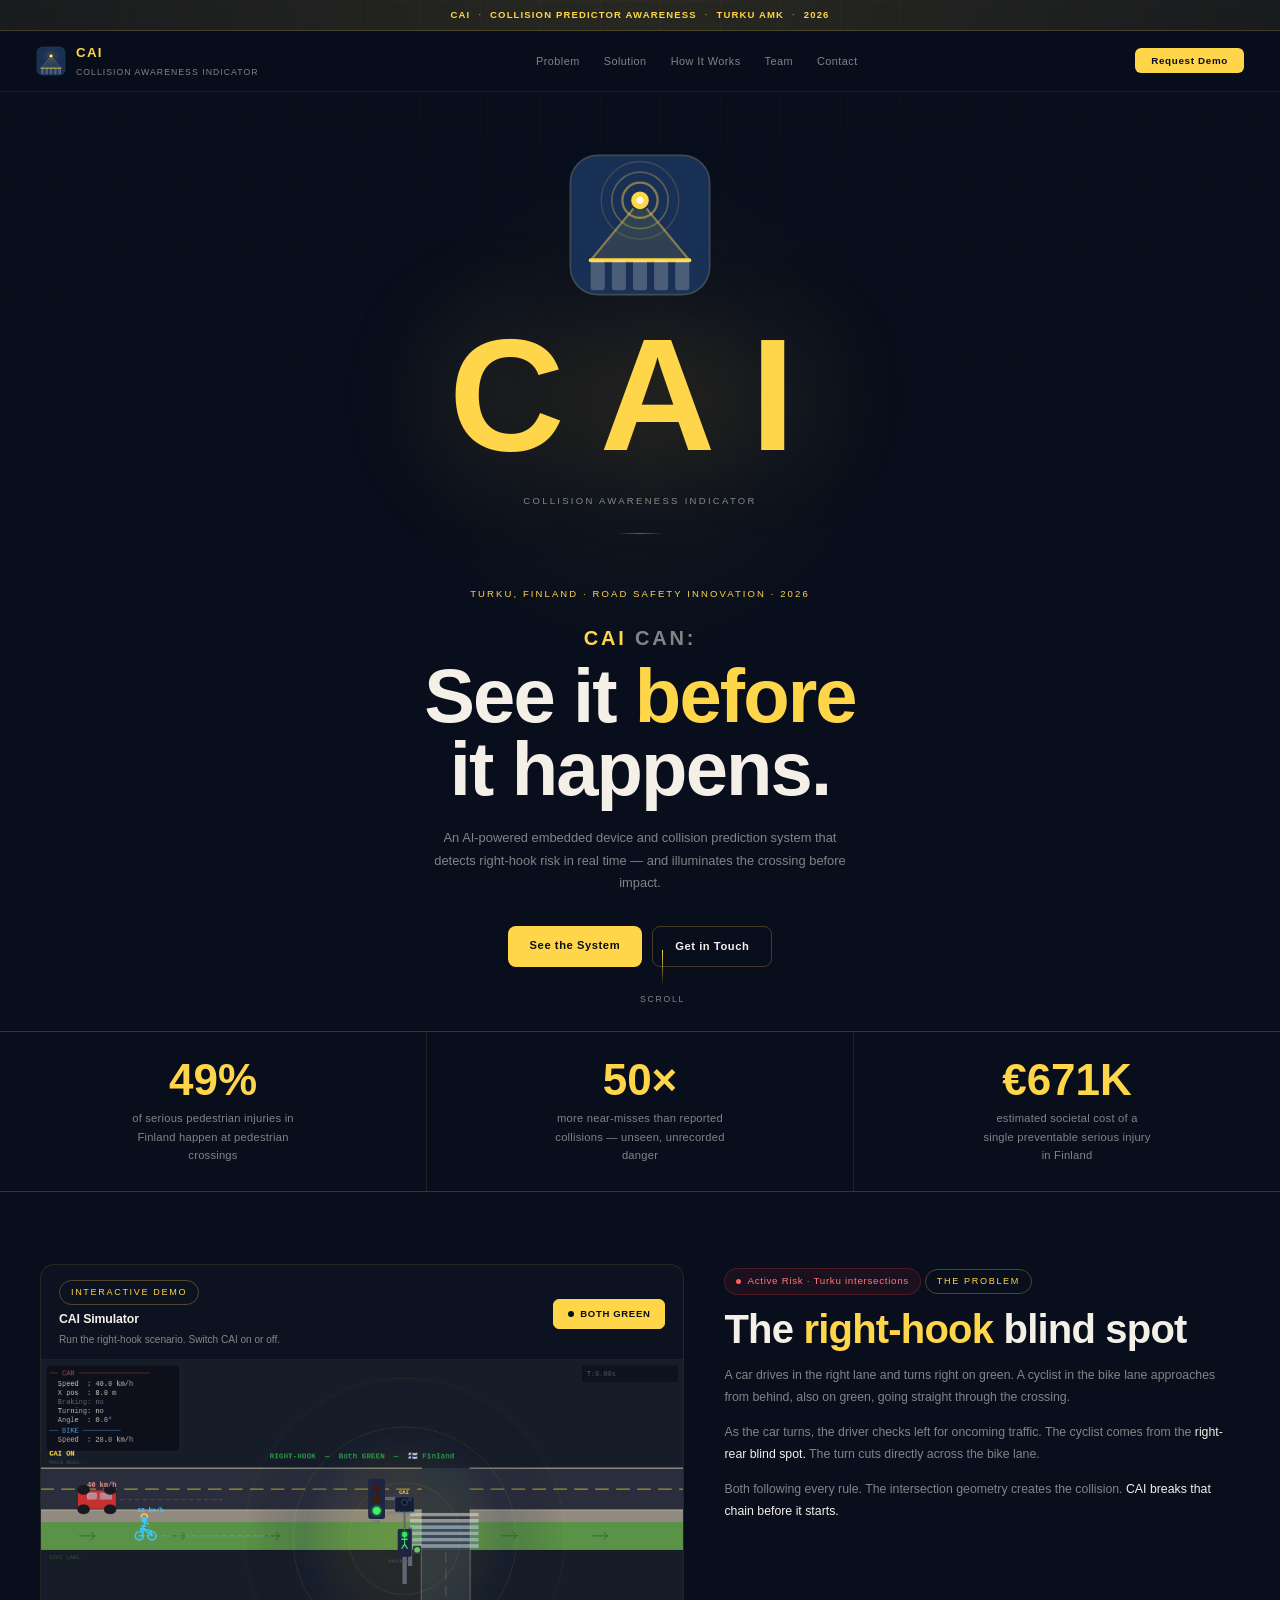
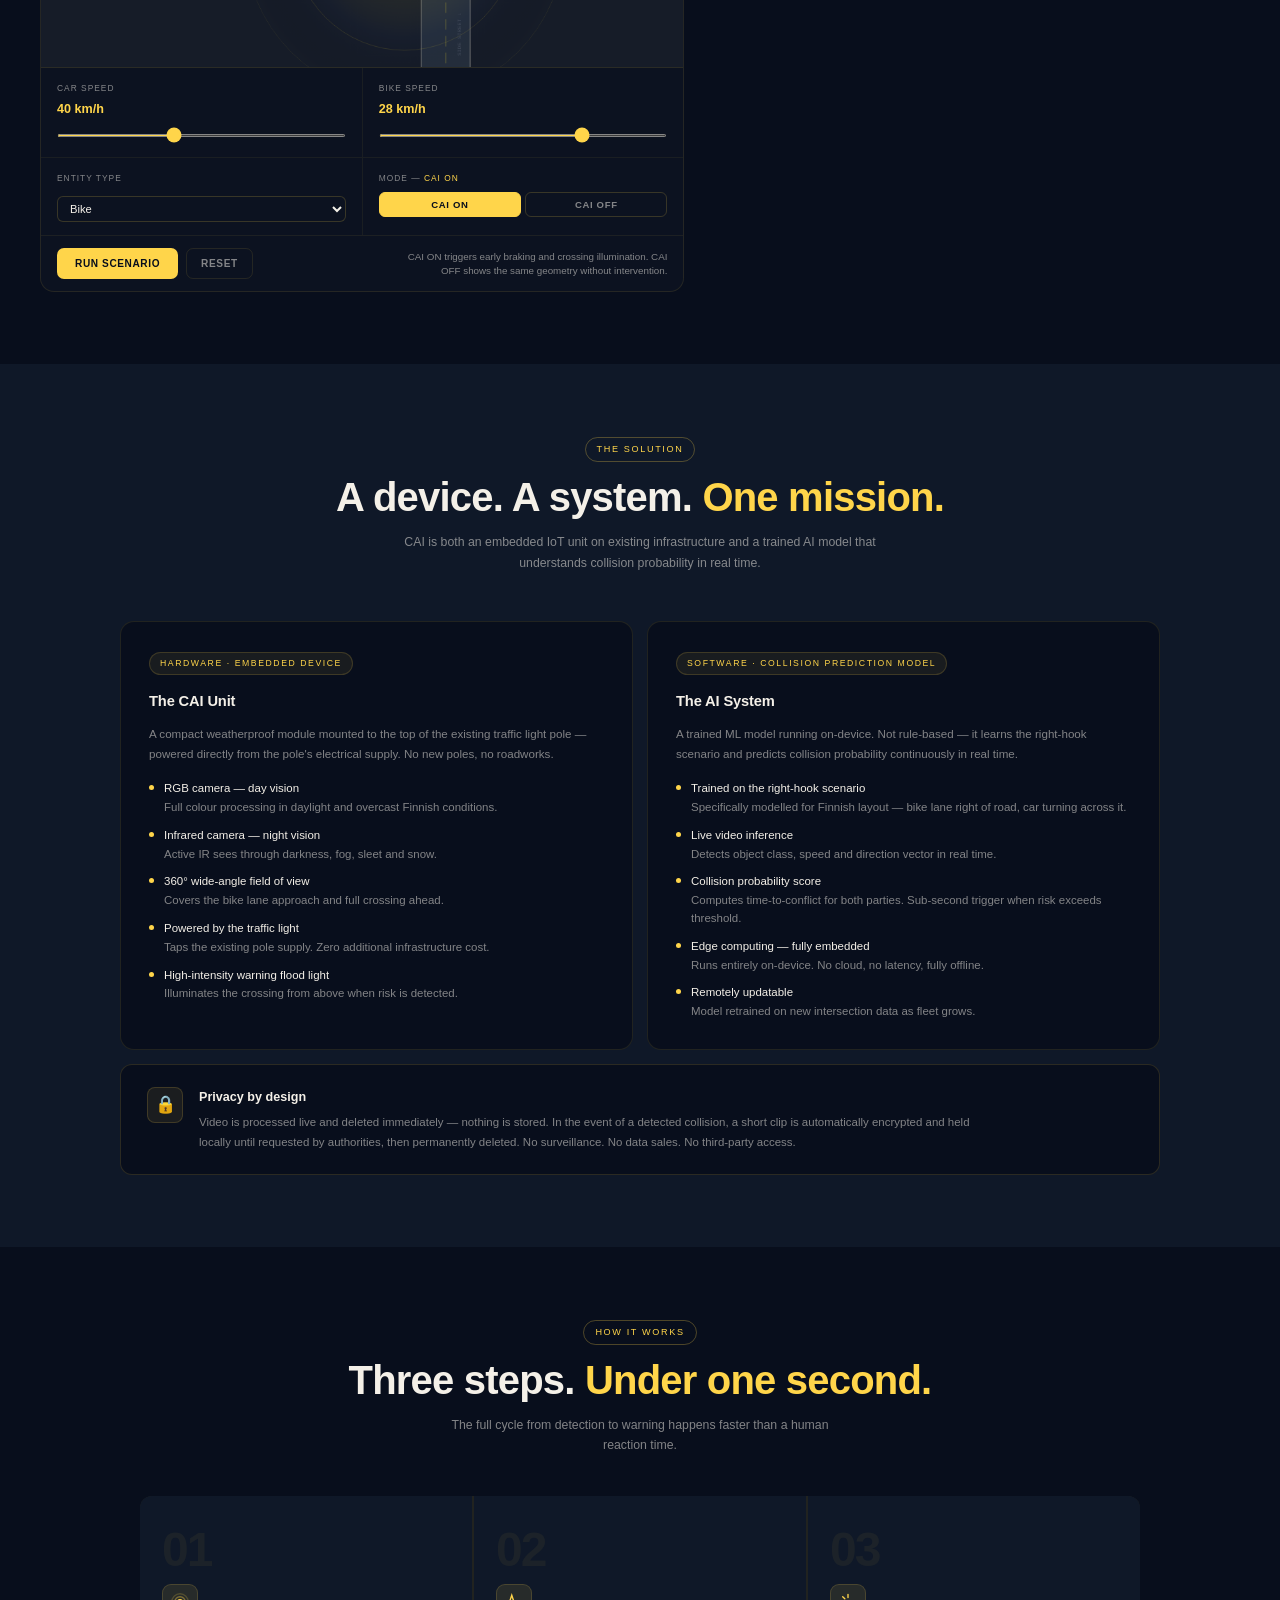
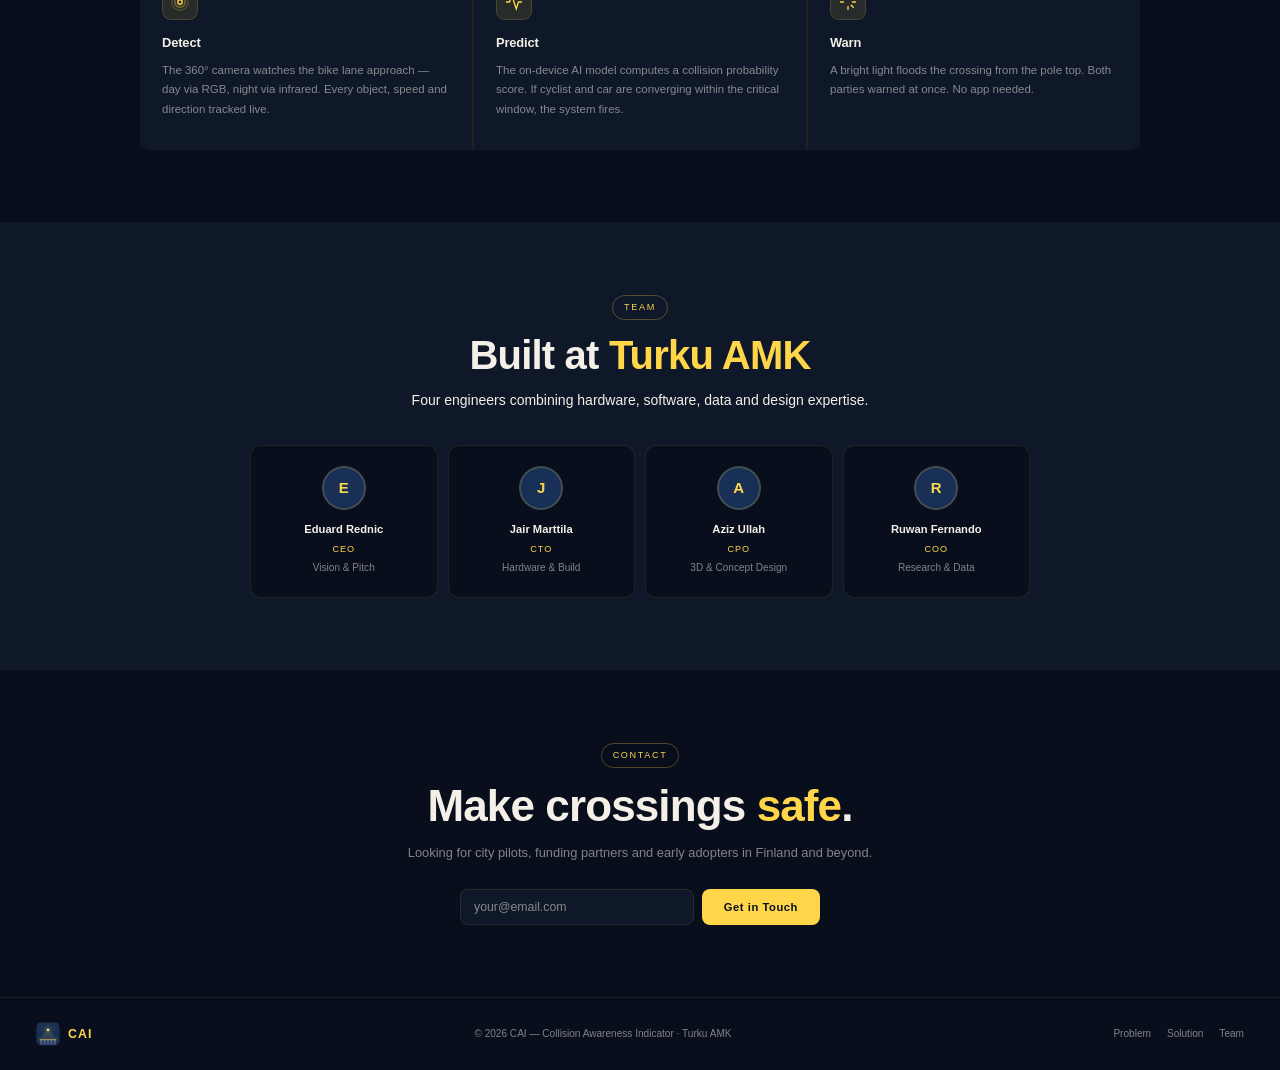
<file: cai/CAI_ Collision Awareness Indicator.html>
<!DOCTYPE html>
<!-- saved from url=(0078)https://nguyet-supraliminal-amphitheatrically.ngrok-free.dev/Index%20(22).html -->
<html lang="en"><head><meta http-equiv="Content-Type" content="text/html; charset=UTF-8">

<meta name="viewport" content="width=device-width, initial-scale=1.0">
<title>CAI: Collision Awareness Indicator</title>
<link rel="icon" type="image/svg+xml" href="data:image/svg+xml,%3Csvg width=&#39;84&#39; height=&#39;84&#39; viewBox=&#39;0 0 84 84&#39; xmlns=&#39;http://www.w3.org/2000/svg&#39;%3E%3Crect x=&#39;2&#39; y=&#39;2&#39; width=&#39;80&#39; height=&#39;80&#39; rx=&#39;16&#39; fill=&#39;%23183055&#39;/%3E%3Ccircle cx=&#39;42&#39; cy=&#39;28&#39; r=&#39;5&#39; fill=&#39;%23FFD54A&#39;/%3E%3Cpolygon points=&#39;38%2C33 46%2C33 70%2C62 14%2C62&#39; fill=&#39;%23FFD54A&#39; opacity=&#39;0.10&#39;/%3E%3Cline x1=&#39;38&#39; y1=&#39;33&#39; x2=&#39;14&#39; y2=&#39;62&#39; stroke=&#39;%23FFD54A&#39; stroke-width=&#39;1.3&#39; opacity=&#39;0.42&#39;/%3E%3Cline x1=&#39;46&#39; y1=&#39;33&#39; x2=&#39;70&#39; y2=&#39;62&#39; stroke=&#39;%23FFD54A&#39; stroke-width=&#39;1.3&#39; opacity=&#39;0.42&#39;/%3E%3Cline x1=&#39;14&#39; y1=&#39;62&#39; x2=&#39;70&#39; y2=&#39;62&#39; stroke=&#39;%23FFD54A&#39; stroke-width=&#39;2.2&#39;/%3E%3C/svg%3E">
<link href="./CAI_ Collision Awareness Indicator_files/css2" rel="stylesheet">
<style>
:root{
  --navy:#080E1C;--navy2:#0F1828;--navy3:#183055;
  --yellow:#FFD54A;--ydim:rgba(255,213,74,.10);
  --white:#F4F0E8;--muted:rgba(244,240,232,.52);
  --bdr:rgba(255,213,74,.10);--bdr2:rgba(255,213,74,.24);
  font-size:14px;
}
*,*::before,*::after{box-sizing:border-box;margin:0;padding:0}
html{scroll-behavior:smooth}
body{background:var(--navy);color:var(--white);font-family:'DM Sans',sans-serif;overflow-x:hidden;font-size:1rem;line-height:1.68}
body::after{content:'';position:fixed;inset:0;background-image:linear-gradient(rgba(255,213,74,.026) 1px,transparent 1px),linear-gradient(90deg,rgba(255,213,74,.026) 1px,transparent 1px);background-size:60px 60px;mask-image:radial-gradient(ellipse 100% 55% at 50% 0%,black,transparent);pointer-events:none;z-index:0}

.topbar{background:linear-gradient(90deg,rgba(255,213,74,.07),rgba(255,213,74,.13),rgba(255,213,74,.07));border-bottom:1px solid rgba(255,213,74,.18);padding:7px 16px;text-align:center;font-size:.68rem;letter-spacing:.12em;text-transform:uppercase;color:var(--yellow);font-family:'Syne',sans-serif;font-weight:700;white-space:nowrap;overflow:hidden;text-overflow:ellipsis;position:relative;z-index:101}
.topbar-dot{opacity:.45;margin:0 8px}

nav{position:fixed;top:31px;inset-inline:0;z-index:100;display:flex;align-items:center;justify-content:space-between;padding:11px 36px;backdrop-filter:blur(22px);background:rgba(8,14,28,.9);border-bottom:1px solid var(--bdr)}
.nlogo{display:flex;align-items:center;gap:10px;text-decoration:none}
.nlname{font-family:'Syne',sans-serif;font-weight:800;font-size:.95rem;letter-spacing:.1em;color:var(--yellow)}
.nlsub{font-size:.62rem;letter-spacing:.12em;text-transform:uppercase;color:var(--muted);margin-top:1px}
.nlinks{display:flex;gap:24px}
.nlinks a{color:var(--muted);text-decoration:none;font-size:.78rem;font-weight:500;letter-spacing:.04em;transition:color .2s}
.nlinks a:hover{color:var(--white)}
.ncta{background:var(--yellow);color:var(--navy);border:none;padding:7px 16px;border-radius:6px;font-family:'Syne',sans-serif;font-weight:700;font-size:.7rem;letter-spacing:.07em;cursor:pointer;transition:opacity .2s,transform .2s;white-space:nowrap}
.ncta:hover{opacity:.84;transform:translateY(-1px)}

.hero{position:relative;min-height:100vh;display:flex;flex-direction:column;align-items:center;justify-content:center;text-align:center;padding:120px 20px 64px;overflow:hidden;z-index:1}
.hglow{position:absolute;top:8%;left:50%;transform:translateX(-50%);width:600px;height:600px;background:radial-gradient(ellipse,rgba(255,213,74,.055) 0%,transparent 65%);pointer-events:none}
.hlogo{margin-bottom:52px;animation:up .85s ease both;display:flex;flex-direction:column;align-items:center;gap:16px}
.hlogo-wordmark{font-family:'Syne',sans-serif;font-weight:800;font-size:clamp(72px,13vw,160px);letter-spacing:.22em;color:var(--yellow);line-height:1;text-shadow:0 0 120px rgba(255,213,74,.28);animation:cai-reveal 1.1s cubic-bezier(.22,1,.36,1) .2s both}
.hlogo-sub{font-size:.68rem;letter-spacing:.24em;text-transform:uppercase;color:var(--muted);margin-top:2px}
.hlogo-divider{width:48px;height:1px;background:linear-gradient(90deg,transparent,rgba(255,213,74,.4),transparent);margin:8px auto 0}
.heyebrow{font-size:.68rem;letter-spacing:.22em;text-transform:uppercase;color:var(--yellow);margin-bottom:20px;animation:up .85s .1s ease both;opacity:0}
.hero-can{font-family:'Syne',sans-serif;font-weight:800;font-size:clamp(13px,1.8vw,20px);letter-spacing:.14em;text-transform:uppercase;color:var(--muted);margin-bottom:4px;animation:up .85s .16s ease both;opacity:0}
.hero-can em{color:var(--yellow);font-style:normal}
h1{font-family:'Syne',sans-serif;font-weight:800;font-size:clamp(36px,6.5vw,76px);line-height:.96;letter-spacing:-.025em;margin-bottom:22px;animation:up .85s .22s ease both;opacity:0}
h1 em{font-style:normal;color:var(--yellow)}
.hsub{max-width:430px;color:var(--muted);font-size:.92rem;font-weight:300;line-height:1.72;margin-bottom:32px;animation:up .85s .30s ease both;opacity:0}
.hbtns{display:flex;gap:10px;justify-content:center;flex-wrap:wrap;animation:up .85s .38s ease both;opacity:0}
.bp{background:var(--yellow);color:var(--navy);padding:10px 22px;border-radius:8px;font-family:'Syne',sans-serif;font-weight:700;font-size:.8rem;letter-spacing:.05em;cursor:pointer;border:none;text-decoration:none;display:inline-block;transition:opacity .2s,transform .2s}
.bp:hover{opacity:.86;transform:translateY(-2px)}
.bg{background:transparent;color:var(--white);padding:10px 22px;border-radius:8px;font-family:'Syne',sans-serif;font-weight:600;font-size:.8rem;letter-spacing:.05em;cursor:pointer;border:1px solid var(--bdr2);text-decoration:none;display:inline-block;transition:border-color .2s,transform .2s}
.bg:hover{border-color:rgba(255,213,74,.5);transform:translateY(-2px)}
.hscroll{position:absolute;bottom:24px;left:50%;transform:translateX(-50%);display:flex;flex-direction:column;align-items:center;gap:6px;animation:up 1s .72s ease both;opacity:0}
.sline{width:1px;height:36px;background:linear-gradient(to bottom,var(--yellow),transparent);animation:spulse 2.3s ease infinite}
.slabel{font-size:.62rem;letter-spacing:.2em;text-transform:uppercase;color:var(--muted)}

.stats{display:grid;grid-template-columns:repeat(3,1fr);gap:1px;background:var(--bdr);border-top:1px solid var(--bdr);border-bottom:1px solid var(--bdr)}
.sitem{background:var(--navy);padding:26px 20px;text-align:center}
.snum{font-family:'Syne',sans-serif;font-size:clamp(28px,4vw,44px);font-weight:800;color:var(--yellow);line-height:1;margin-bottom:7px}
.slbl{font-size:.8rem;color:var(--muted);letter-spacing:.02em;max-width:170px;margin:0 auto}

section{padding:72px 36px;position:relative;z-index:1}
.tag{display:inline-block;font-size:.65rem;letter-spacing:.18em;text-transform:uppercase;color:var(--yellow);border:1px solid rgba(255,213,74,.28);padding:4px 11px;border-radius:100px;margin-bottom:14px}
h2{font-family:'Syne',sans-serif;font-weight:800;font-size:clamp(22px,3.2vw,40px);line-height:1.08;letter-spacing:-.02em;margin-bottom:12px}
h2 em{font-style:normal;color:var(--yellow)}

/* ── PROBLEM / SIM SECTION ── */
.prob{display:grid;grid-template-columns:1.25fr 1fr;gap:40px;align-items:start;max-width:1200px;margin:0 auto}

/* ── SIMULATOR CARD ── */
.sim-card{background:#0c1220;border:1px solid var(--bdr);border-radius:14px;overflow:hidden}
.sim-top{display:flex;align-items:center;justify-content:space-between;padding:14px 18px 10px;border-bottom:1px solid rgba(255,213,74,.07)}
.sim-title{font-family:'Syne',sans-serif;font-weight:700;font-size:.88rem;letter-spacing:-.01em}
.sim-desc{font-size:.72rem;color:var(--muted);margin-top:2px}
.sim-badge{display:inline-flex;align-items:center;gap:6px;font-family:'Syne',sans-serif;font-size:.68rem;letter-spacing:.07em;text-transform:uppercase;font-weight:700;padding:6px 14px;border-radius:6px;background:transparent;border:1px solid rgba(255,213,74,.18);color:var(--muted);transition:all .2s}
.sim-badge.green{background:var(--yellow);color:var(--navy);border-color:var(--yellow)}
.sim-badge.warn{background:var(--yellow);color:var(--navy);border-color:var(--yellow)}
.sim-badge.off{background:transparent;border-color:rgba(255,213,74,.18);color:var(--muted)}
.sim-badge::before{content:'';width:6px;height:6px;border-radius:50%;background:currentColor;flex-shrink:0}

#caiSimCanvas{display:block;width:100%;height:auto;background:#141B26}

.sim-controls{display:grid;grid-template-columns:1fr 1fr;gap:1px;background:rgba(255,213,74,.06);border-top:1px solid rgba(255,213,74,.07)}
.ctrl{background:#0c1220;padding:13px 16px}
.ctrl-label{font-size:.6rem;letter-spacing:.12em;text-transform:uppercase;color:var(--muted);margin-bottom:4px}
.ctrl-val{font-family:'Syne',sans-serif;font-weight:800;font-size:.9rem;color:var(--yellow)}
.ctrl input[type=range]{width:100%;margin-top:7px;accent-color:var(--yellow);cursor:pointer;height:3px}
.ctrl select{width:100%;margin-top:7px;background:#0c1220;border:1px solid rgba(255,213,74,.18);color:var(--white);font-family:'DM Sans',sans-serif;font-size:.8rem;padding:5px 8px;border-radius:6px;cursor:pointer;outline:none}
.ctrl select:focus{border-color:rgba(255,213,74,.44)}
.cai-toggle{display:flex;gap:4px;margin-top:7px}
.cai-btn{flex:1;padding:6px 4px;border-radius:6px;border:1px solid rgba(255,213,74,.18);background:transparent;color:var(--muted);font-family:'Syne',sans-serif;font-size:.68rem;font-weight:700;letter-spacing:.07em;cursor:pointer;transition:all .2s}
.cai-btn.active{background:var(--yellow);color:var(--navy);border-color:var(--yellow)}

.sim-footer{display:flex;align-items:center;justify-content:space-between;padding:12px 16px;border-top:1px solid rgba(255,213,74,.07);gap:12px;flex-wrap:wrap}
.sim-actions{display:flex;gap:8px;flex-shrink:0}
.sim-run{background:var(--yellow);color:var(--navy);border:none;padding:9px 18px;border-radius:7px;font-family:'Syne',sans-serif;font-weight:700;font-size:.72rem;letter-spacing:.06em;cursor:pointer;transition:opacity .2s}
.sim-run:hover{opacity:.85}
.sim-reset{background:transparent;color:var(--muted);border:1px solid var(--bdr);padding:9px 14px;border-radius:7px;font-family:'Syne',sans-serif;font-weight:700;font-size:.72rem;letter-spacing:.06em;cursor:pointer;transition:border-color .2s,color .2s}
.sim-reset:hover{border-color:var(--bdr2);color:var(--white)}
.sim-hint{font-size:.7rem;color:var(--muted);text-align:right;line-height:1.4;max-width:280px}

.ptext{padding-top:4px}
.ptext p{color:var(--muted);margin-bottom:13px;font-size:.88rem;line-height:1.8}
.ptext strong{color:var(--white);font-weight:500}
.apill{display:inline-flex;align-items:center;gap:6px;background:rgba(255,60,60,.08);border:1px solid rgba(255,60,60,.22);color:#FF7878;font-size:.7rem;font-weight:500;letter-spacing:.07em;padding:4px 11px;border-radius:100px;margin-bottom:13px}
.adot{width:5px;height:5px;border-radius:50%;background:#FF6060;animation:blink 1.5s ease infinite}

/* SOLUTION */
.sol{background:var(--navy2)}
.solin{max-width:1040px;margin:0 auto}
.solh{text-align:center;margin-bottom:48px}
.solh p{color:var(--muted);max-width:500px;margin:7px auto 0;font-size:.88rem;line-height:1.7}
.sol2col{display:grid;grid-template-columns:1fr 1fr;gap:14px;margin-bottom:14px}
.solcard{background:var(--navy);border:1px solid var(--bdr);border-radius:14px;padding:28px;position:relative;overflow:hidden;transition:border-color .3s,transform .3s}
.solcard::before{content:'';position:absolute;top:0;left:0;right:0;height:1px;background:linear-gradient(90deg,transparent,var(--yellow),transparent);opacity:0;transition:opacity .3s}
.solcard:hover{border-color:var(--bdr2);transform:translateY(-2px)}
.solcard:hover::before{opacity:1}
.solcard-label{font-size:.62rem;letter-spacing:.18em;text-transform:uppercase;color:var(--yellow);background:rgba(255,213,74,.07);border:1px solid rgba(255,213,74,.16);padding:3px 10px;border-radius:100px;display:inline-block;margin-bottom:14px}
.solcard h3{font-family:'Syne',sans-serif;font-weight:700;font-size:1.05rem;margin-bottom:10px;letter-spacing:-.01em}
.solcard>p{color:var(--muted);font-size:.83rem;line-height:1.74;margin-bottom:16px}
.sol-specs{display:flex;flex-direction:column;gap:10px}
.spec{display:flex;align-items:flex-start;gap:10px;font-size:.82rem;color:var(--muted);line-height:1.55}
.spec-dot{width:5px;height:5px;border-radius:50%;background:var(--yellow);flex-shrink:0;margin-top:5px}
.spec strong{color:var(--white);font-weight:500;display:block;margin-bottom:1px}
.privacy-banner{background:var(--navy);border:1px solid rgba(255,213,74,.14);border-radius:12px;padding:22px 26px;display:flex;align-items:flex-start;gap:16px}
.privacy-icon{width:36px;height:36px;border-radius:8px;background:rgba(255,213,74,.08);border:1px solid rgba(255,213,74,.16);display:flex;align-items:center;justify-content:center;flex-shrink:0;font-size:17px}
.privacy-banner h4{font-family:'Syne',sans-serif;font-weight:700;font-size:.9rem;margin-bottom:5px}
.privacy-banner p{font-size:.82rem;color:var(--muted);line-height:1.7;max-width:780px}

/* HOW */
.how{background:var(--navy)}
.howin{max-width:1000px;margin:0 auto}
.howh{text-align:center;margin-bottom:40px}
.howh p{color:var(--muted);max-width:400px;margin:0 auto;font-size:.88rem}
.steps{display:grid;grid-template-columns:repeat(3,1fr);gap:2px;background:var(--bdr);border-radius:12px;overflow:hidden}
.step{background:var(--navy2);padding:30px 22px;transition:background .3s}
.step:hover{background:#111e34}
.stepn{font-family:'Syne',sans-serif;font-size:48px;font-weight:800;color:rgba(255,213,74,.055);line-height:1;margin-bottom:10px;letter-spacing:-.04em}
.stepi{width:36px;height:36px;background:var(--ydim);border:1px solid rgba(255,213,74,.16);border-radius:9px;display:flex;align-items:center;justify-content:center;margin-bottom:12px}
.step h3{font-family:'Syne',sans-serif;font-weight:700;font-size:.92rem;margin-bottom:7px;letter-spacing:-.01em}
.step p{font-size:.82rem;color:var(--muted);line-height:1.72}

/* TEAM */
.team{background:var(--navy2)}
.teamin{max-width:780px;margin:0 auto;text-align:center}
.teamin>p{color:var(--muted);margin-bottom:36px;font-size:.88rem}
.teamg{display:grid;grid-template-columns:repeat(4,1fr);gap:10px;margin-top:32px}
.tcard{background:var(--navy);border:1px solid var(--bdr);border-radius:11px;padding:20px 12px;text-align:center;transition:border-color .3s,transform .3s}
.tcard:hover{border-color:var(--bdr2);transform:translateY(-2px)}
.av{width:44px;height:44px;border-radius:50%;background:var(--navy3);border:2px solid rgba(255,213,74,.18);margin:0 auto 10px;display:flex;align-items:center;justify-content:center;font-family:'Syne',sans-serif;font-weight:800;font-size:15px;color:var(--yellow)}
.tcard h4{font-family:'Syne',sans-serif;font-weight:700;font-size:.8rem;margin-bottom:3px}
.tcard .role{font-size:.65rem;color:var(--yellow);letter-spacing:.1em;text-transform:uppercase}
.tcard .dept{font-size:.72rem;color:var(--muted);margin-top:3px}

/* CTA */
.ctain{text-align:center;max-width:560px;margin:0 auto}
.ctain h2{font-size:clamp(24px,4vw,44px);margin-bottom:12px}
.ctain>p{color:var(--muted);font-size:.92rem;margin-bottom:26px}
.ctarow{display:flex;gap:8px;max-width:360px;margin:0 auto}
.ctainput{flex:1;background:var(--navy2);border:1px solid var(--bdr);border-radius:8px;padding:10px 13px;color:var(--white);font-family:'DM Sans',sans-serif;font-size:.88rem;outline:none;transition:border-color .2s}
.ctainput::placeholder{color:var(--muted)}
.ctainput:focus{border-color:rgba(255,213,74,.44)}

footer{border-top:1px solid var(--bdr);padding:24px 36px;display:flex;align-items:center;justify-content:space-between;z-index:1;position:relative}
.fbrand{display:flex;align-items:center;gap:8px}
.fbrand span{font-family:'Syne',sans-serif;font-weight:700;font-size:.88rem;color:var(--yellow);letter-spacing:.09em}
footer p{font-size:.72rem;color:var(--muted)}
.flinks{display:flex;gap:16px}
.flinks a{font-size:.72rem;color:var(--muted);text-decoration:none;transition:color .2s}
.flinks a:hover{color:var(--white)}

/* setup guide removed */

/* ── ANIMATIONS ── */
@keyframes up{from{opacity:0;transform:translateY(16px)}to{opacity:1;transform:translateY(0)}}
@keyframes cai-reveal{0%{opacity:0;letter-spacing:.6em;filter:blur(12px);transform:scale(.92)}60%{filter:blur(0)}100%{opacity:1;letter-spacing:.22em;filter:blur(0);transform:scale(1)}}
@keyframes spulse{0%,100%{opacity:1}50%{opacity:.28}}
@keyframes blink{0%,100%{opacity:1}50%{opacity:.18}}

.reveal{opacity:0;transform:translateY(32px);transition:opacity .75s cubic-bezier(.22,1,.36,1),transform .75s cubic-bezier(.22,1,.36,1)}
.reveal.vis{opacity:1;transform:translateY(0)}
.reveal-stagger>*{opacity:0;transform:translateY(24px);transition:opacity .65s cubic-bezier(.22,1,.36,1),transform .65s cubic-bezier(.22,1,.36,1)}
.reveal-stagger.vis>*:nth-child(1){opacity:1;transform:translateY(0);transition-delay:.05s}
.reveal-stagger.vis>*:nth-child(2){opacity:1;transform:translateY(0);transition-delay:.15s}
.reveal-stagger.vis>*:nth-child(3){opacity:1;transform:translateY(0);transition-delay:.25s}
.reveal-stagger.vis>*:nth-child(4){opacity:1;transform:translateY(0);transition-delay:.35s}
.reveal-left{opacity:0;transform:translateX(-28px);transition:opacity .75s cubic-bezier(.22,1,.36,1),transform .75s cubic-bezier(.22,1,.36,1)}
.reveal-left.vis{opacity:1;transform:translateX(0)}
.reveal-right{opacity:0;transform:translateX(28px);transition:opacity .75s cubic-bezier(.22,1,.36,1),transform .75s cubic-bezier(.22,1,.36,1)}
.reveal-right.vis{opacity:1;transform:translateX(0)}
.reveal-scale{opacity:0;transform:scale(.92);transition:opacity .6s cubic-bezier(.22,1,.36,1),transform .6s cubic-bezier(.22,1,.36,1)}
.reveal-scale.vis{opacity:1;transform:scale(1)}

/* ── MOBILE ── */
@media(max-width:700px){
  :root{font-size:13px}
  .topbar{font-size:.6rem;letter-spacing:.08em;padding:6px 10px}
  nav{top:28px;padding:10px 16px}
  .nlinks{display:none}
  .hero{padding:100px 16px 56px}
  .hglow{width:280px;height:280px}
  section{padding:52px 16px}
  .stats{grid-template-columns:1fr}
  .sitem{padding:18px 16px}
  .prob{grid-template-columns:1fr;gap:24px}
  .sol2col{grid-template-columns:1fr}
  .steps{grid-template-columns:1fr}
  .teamg{grid-template-columns:repeat(2,1fr)}
  footer{flex-direction:column;gap:12px;text-align:center;padding:20px 16px}
  .ctarow{flex-direction:column}
  .privacy-banner{flex-direction:column;gap:12px;padding:16px}
  .reveal-left,.reveal-right{transform:translateY(24px)}
  .reveal-left.vis,.reveal-right.vis{transform:translateY(0)}
  .sim-controls{grid-template-columns:1fr 1fr}
  .sim-footer{flex-direction:column;align-items:stretch}
  .sim-actions{justify-content:stretch}
  .sim-run,.sim-reset{flex:1;text-align:center}
  .sim-hint{text-align:left;max-width:100%}
  .setup{flex-direction:column;gap:12px;padding:16px}
  #caiSimCanvas{width:100% !important;height:auto !important;min-height:200px}
  .sim-card{overflow-x:hidden}
}
@media(min-width:701px) and (max-width:1024px){
  :root{font-size:13px}
  .nlinks{display:none}
  section{padding:64px 28px}
  .prob{grid-template-columns:1fr;gap:32px}
  .sol2col{grid-template-columns:1fr}
  .teamg{grid-template-columns:repeat(2,1fr)}
  footer{flex-direction:column;gap:14px;text-align:center}
}
</style>
</head>
<body>

<svg style="display:none">
  <symbol id="logo" viewBox="0 0 84 84">
    <rect x="2" y="2" width="80" height="80" rx="16" fill="#183055"></rect>
    <rect x="2.5" y="2.5" width="79" height="79" rx="15.5" fill="none" stroke="#FFD54A" stroke-opacity="0.16"></rect>
    <circle cx="42" cy="28" r="22" fill="none" stroke="#FFD54A" stroke-width="0.8" opacity="0.16"></circle>
    <circle cx="42" cy="28" r="16" fill="none" stroke="#FFD54A" stroke-width="1" opacity="0.28"></circle>
    <circle cx="42" cy="28" r="10" fill="none" stroke="#FFD54A" stroke-width="1.3" opacity="0.45"></circle>
    <circle cx="42" cy="28" r="5" fill="#FFD54A"></circle>
    <circle cx="42" cy="28" r="2" fill="#FFF9E8"></circle>
    <polygon points="38,33 46,33 70,62 14,62" fill="#FFD54A" opacity="0.10"></polygon>
    <line x1="38" y1="33" x2="14" y2="62" stroke="#FFD54A" stroke-width="1.3" opacity="0.42" stroke-linecap="round"></line>
    <line x1="46" y1="33" x2="70" y2="62" stroke="#FFD54A" stroke-width="1.3" opacity="0.42" stroke-linecap="round"></line>
    <line x1="14" y1="62" x2="70" y2="62" stroke="#FFD54A" stroke-width="2.2" stroke-linecap="round"></line>
    <rect x="14" y="62" width="8" height="17" rx="1.5" fill="#FFFFFF" opacity="0.22"></rect>
    <rect x="26" y="62" width="8" height="17" rx="1.5" fill="#FFFFFF" opacity="0.22"></rect>
    <rect x="38" y="62" width="8" height="17" rx="1.5" fill="#FFFFFF" opacity="0.22"></rect>
    <rect x="50" y="62" width="8" height="17" rx="1.5" fill="#FFFFFF" opacity="0.22"></rect>
    <rect x="62" y="62" width="8" height="17" rx="1.5" fill="#FFFFFF" opacity="0.22"></rect>
  </symbol>
</svg>

<div class="topbar">CAI<span class="topbar-dot">·</span>Collision Predictor Awareness<span class="topbar-dot">·</span>Turku AMK<span class="topbar-dot">·</span>2026</div>

<nav>
  <a class="nlogo" href="https://nguyet-supraliminal-amphitheatrically.ngrok-free.dev/Index%20(22).html#">
    <svg width="30" height="30"><use href="#logo"></use></svg>
    <div><div class="nlname">CAI</div><div class="nlsub">Collision Awareness Indicator</div></div>
  </a>
  <div class="nlinks">
    <a href="https://nguyet-supraliminal-amphitheatrically.ngrok-free.dev/Index%20(22).html#problem">Problem</a>
    <a href="https://nguyet-supraliminal-amphitheatrically.ngrok-free.dev/Index%20(22).html#solution">Solution</a>
    <a href="https://nguyet-supraliminal-amphitheatrically.ngrok-free.dev/Index%20(22).html#how">How It Works</a>
    <a href="https://nguyet-supraliminal-amphitheatrically.ngrok-free.dev/Index%20(22).html#team">Team</a>
    <a href="https://nguyet-supraliminal-amphitheatrically.ngrok-free.dev/Index%20(22).html#contact">Contact</a>
  </div>
  <button class="ncta">Request Demo</button>
</nav>

<section class="hero">
  <div class="hglow"></div>
  <div class="hlogo">
    <svg width="148" height="148"><use href="#logo"></use></svg>
    <div class="hlogo-wordmark">CAI</div>
    <div class="hlogo-sub">Collision Awareness Indicator</div>
    <div class="hlogo-divider"></div>
  </div>
  <p class="heyebrow">Turku, Finland · Road Safety Innovation · 2026</p>
  <p class="hero-can"><em>CAI</em> can:</p>
  <h1>See it <em>before</em><br>it happens.</h1>
  <p class="hsub">An AI-powered embedded device and collision prediction system that detects right-hook risk in real time — and illuminates the crossing before impact.</p>
  <div class="hbtns">
    <a href="https://nguyet-supraliminal-amphitheatrically.ngrok-free.dev/Index%20(22).html#solution" class="bp">See the System</a>
    <a href="https://nguyet-supraliminal-amphitheatrically.ngrok-free.dev/Index%20(22).html#contact" class="bg">Get in Touch</a>
  </div>
  <div class="hscroll"><div class="sline"></div><span class="slabel">Scroll</span></div>
</section>

<div class="stats">
  <div class="sitem reveal-scale vis"><div class="snum">49%</div><div class="slbl">of serious pedestrian injuries in Finland happen at pedestrian crossings</div></div>
  <div class="sitem reveal-scale vis" style="transition-delay:.1s"><div class="snum">50×</div><div class="slbl">more near-misses than reported collisions — unseen, unrecorded danger</div></div>
  <div class="sitem reveal-scale vis" style="transition-delay:.2s"><div class="snum">€671K</div><div class="slbl">estimated societal cost of a single preventable serious injury in Finland</div></div>
</div>

<!-- PROBLEM + SIMULATOR -->
<section id="problem">
  <div class="prob">

    <!-- LEFT: Interactive Simulator -->
    <div class="sim-card reveal-right vis">
      <div class="sim-top">
        <div>
          <div class="tag" style="margin-bottom:4px">Interactive Demo</div>
          <div class="sim-title">CAI Simulator</div>
          <div class="sim-desc">Run the right-hook scenario. Switch CAI on or off.</div>
        </div>
        <span class="sim-badge green" id="simBadge">BOTH GREEN</span>
      </div>

      <canvas id="caiSimCanvas" width="920" height="440"></canvas>

      <div class="sim-controls">
        <div class="ctrl">
          <div class="ctrl-label">Car Speed</div>
          <div class="ctrl-val" id="carVal">40 km/h</div>
          <input type="range" id="carSpd" min="20" max="70" value="40">
        </div>
        <div class="ctrl">
          <div class="ctrl-label" id="entLabel">Bike Speed</div>
          <div class="ctrl-val" id="entVal">28 km/h</div>
          <input type="range" id="entSpd" min="3" max="38" value="28">
        </div>
        <div class="ctrl">
          <div class="ctrl-label">Entity Type</div>
          <select id="entType">
            <option value="bike">Bike</option>
            <option value="scooter">Scooter</option>
            <option value="pedestrian">Pedestrian</option>
            <option value="dog">Dog</option>
          </select>
        </div>
        <div class="ctrl">
          <div class="ctrl-label">Mode — <span id="caiLabel" style="color:var(--yellow)">CAI ON</span></div>
          <div class="cai-toggle">
            <button class="cai-btn active" id="caiOn">CAI ON</button>
            <button class="cai-btn" id="caiOff">CAI OFF</button>
          </div>
        </div>
      </div>

      <div class="sim-footer">
        <div class="sim-actions">
          <button class="sim-run" id="runBtn">RUN SCENARIO</button>
          <button class="sim-reset" id="resetBtn">RESET</button>
        </div>
        <div class="sim-hint">CAI ON triggers early braking and crossing illumination. CAI OFF shows the same geometry without intervention.</div>
      </div>
    </div>

    <!-- RIGHT: Problem Text -->
    <div class="ptext reveal-left vis">
      <div class="apill"><span class="adot"></span>Active Risk · Turku intersections</div>
      <div class="tag">The Problem</div>
      <h2>The <em>right-hook</em> blind spot</h2>
      <p>A car drives in the right lane and turns right on green. A cyclist in the bike lane approaches from behind, also on green, going straight through the crossing.</p>
      <p>As the car turns, the driver checks left for oncoming traffic. The cyclist comes from the <strong>right-rear blind spot.</strong> The turn cuts directly across the bike lane.</p>
      <p>Both following every rule. The intersection geometry creates the collision. <strong>CAI breaks that chain before it starts.</strong></p>
    </div>

  </div>
</section>

<!-- SOLUTION -->
<section id="solution" class="sol">
  <div class="solin">
    <div class="solh reveal vis">
      <div class="tag">The Solution</div>
      <h2>A device. A system. <em>One mission.</em></h2>
      <p>CAI is both an embedded IoT unit on existing infrastructure and a trained AI model that understands collision probability in real time.</p>
    </div>
    <div class="sol2col reveal-stagger vis">
      <div class="solcard">
        <div class="solcard-label">Hardware · Embedded Device</div>
        <h3>The CAI Unit</h3>
        <p>A compact weatherproof module mounted to the top of the existing traffic light pole — powered directly from the pole's electrical supply. No new poles, no roadworks.</p>
        <div class="sol-specs">
          <div class="spec"><div class="spec-dot"></div><div><strong>RGB camera — day vision</strong>Full colour processing in daylight and overcast Finnish conditions.</div></div>
          <div class="spec"><div class="spec-dot"></div><div><strong>Infrared camera — night vision</strong>Active IR sees through darkness, fog, sleet and snow.</div></div>
          <div class="spec"><div class="spec-dot"></div><div><strong>360° wide-angle field of view</strong>Covers the bike lane approach and full crossing ahead.</div></div>
          <div class="spec"><div class="spec-dot"></div><div><strong>Powered by the traffic light</strong>Taps the existing pole supply. Zero additional infrastructure cost.</div></div>
          <div class="spec"><div class="spec-dot"></div><div><strong>High-intensity warning flood light</strong>Illuminates the crossing from above when risk is detected.</div></div>
        </div>
      </div>
      <div class="solcard">
        <div class="solcard-label">Software · Collision Prediction Model</div>
        <h3>The AI System</h3>
        <p>A trained ML model running on-device. Not rule-based — it learns the right-hook scenario and predicts collision probability continuously in real time.</p>
        <div class="sol-specs">
          <div class="spec"><div class="spec-dot"></div><div><strong>Trained on the right-hook scenario</strong>Specifically modelled for Finnish layout — bike lane right of road, car turning across it.</div></div>
          <div class="spec"><div class="spec-dot"></div><div><strong>Live video inference</strong>Detects object class, speed and direction vector in real time.</div></div>
          <div class="spec"><div class="spec-dot"></div><div><strong>Collision probability score</strong>Computes time-to-conflict for both parties. Sub-second trigger when risk exceeds threshold.</div></div>
          <div class="spec"><div class="spec-dot"></div><div><strong>Edge computing — fully embedded</strong>Runs entirely on-device. No cloud, no latency, fully offline.</div></div>
          <div class="spec"><div class="spec-dot"></div><div><strong>Remotely updatable</strong>Model retrained on new intersection data as fleet grows.</div></div>
        </div>
      </div>
    </div>
    <div class="privacy-banner reveal vis">
      <div class="privacy-icon">🔒</div>
      <div>
        <h4>Privacy by design</h4>
        <p>Video is processed live and deleted immediately — nothing is stored. In the event of a detected collision, a short clip is automatically encrypted and held locally until requested by authorities, then permanently deleted. No surveillance. No data sales. No third-party access.</p>
      </div>
    </div>
  </div>
</section>

<!-- HOW -->
<section id="how" class="how">
  <div class="howin">
    <div class="howh reveal vis">
      <div class="tag">How It Works</div>
      <h2>Three steps. <em>Under one second.</em></h2>
      <p>The full cycle from detection to warning happens faster than a human reaction time.</p>
    </div>
    <div class="steps reveal-stagger vis">
      <div class="step">
        <div class="stepn">01</div>
        <div class="stepi"><svg width="18" height="18" viewBox="0 0 24 24" fill="none" stroke="#FFD54A" stroke-width="1.8" stroke-linecap="round"><circle cx="12" cy="12" r="3"></circle><circle cx="12" cy="12" r="7" stroke-opacity=".4"></circle><circle cx="12" cy="12" r="11" stroke-opacity=".2"></circle></svg></div>
        <h3>Detect</h3>
        <p>The 360° camera watches the bike lane approach — day via RGB, night via infrared. Every object, speed and direction tracked live.</p>
      </div>
      <div class="step">
        <div class="stepn">02</div>
        <div class="stepi"><svg width="18" height="18" viewBox="0 0 24 24" fill="none" stroke="#FFD54A" stroke-width="1.8" stroke-linecap="round"><path d="M22 12h-4l-3 9L9 3l-3 9H2"></path></svg></div>
        <h3>Predict</h3>
        <p>The on-device AI model computes a collision probability score. If cyclist and car are converging within the critical window, the system fires.</p>
      </div>
      <div class="step">
        <div class="stepn">03</div>
        <div class="stepi"><svg width="18" height="18" viewBox="0 0 24 24" fill="none" stroke="#FFD54A" stroke-width="1.8" stroke-linecap="round"><path d="M12 2v4m0 12v4M4.93 4.93l2.83 2.83m8.48 8.48 2.83 2.83M2 12h4m12 0h4"></path></svg></div>
        <h3>Warn</h3>
        <p>A bright light floods the crossing from the pole top. Both parties warned at once. No app needed.</p>
      </div>
    </div>
  </div>
</section>

<!-- TEAM -->
<section id="team" class="team">
  <div class="teamin">
    <div class="reveal vis">
      <div class="tag">Team</div>
      <h2>Built at <em>Turku AMK</em></h2>
      <p>Four engineers combining hardware, software, data and design expertise.</p>
    </div>
    <div class="teamg reveal-stagger vis">
      <div class="tcard"><div class="av">E</div><h4>Eduard Rednic</h4><div class="role">CEO</div><div class="dept">Vision &amp; Pitch</div></div>
      <div class="tcard"><div class="av">J</div><h4>Jair Marttila</h4><div class="role">CTO</div><div class="dept">Hardware &amp; Build</div></div>
      <div class="tcard"><div class="av">A</div><h4>Aziz Ullah</h4><div class="role">CPO</div><div class="dept">3D &amp; Concept Design</div></div>
      <div class="tcard"><div class="av">R</div><h4>Ruwan Fernando</h4><div class="role">COO</div><div class="dept">Research &amp; Data</div></div>
    </div>
  </div>
</section>

<!-- CTA -->
<section id="contact">
  <div class="ctain reveal vis">
    <div class="tag">Contact</div>
    <h2>Make crossings <em>safe</em>.</h2>
    <p>Looking for city pilots, funding partners and early adopters in Finland and beyond.</p>
    <div class="ctarow">
      <input class="ctainput" type="email" placeholder="your@email.com">
      <button class="bp">Get in Touch</button>
    </div>
  </div>
</section>

<footer>
  <div class="fbrand"><svg width="24" height="24"><use href="#logo"></use></svg><span>CAI</span></div>
  <p>© 2026 CAI — Collision Awareness Indicator · Turku AMK</p>
  <div class="flinks"><a href="https://nguyet-supraliminal-amphitheatrically.ngrok-free.dev/Index%20(22).html#problem">Problem</a><a href="https://nguyet-supraliminal-amphitheatrically.ngrok-free.dev/Index%20(22).html#solution">Solution</a><a href="https://nguyet-supraliminal-amphitheatrically.ngrok-free.dev/Index%20(22).html#team">Team</a></div>
</footer>



<script>
// ─────────────────────────────────────────────────────────────────────────────
// CAI Simulator — faithful JS port of sim.py
// Geometry mirrors the Python pygame version exactly
// ─────────────────────────────────────────────────────────────────────────────
(function(){
  const canvas = document.getElementById('caiSimCanvas');
  if(!canvas) return;
  const ctx = canvas.getContext('2d');

  // ── Virtual canvas dimensions (internal)
  const W = 920, H = 440;
  const DPR = Math.min(window.devicePixelRatio||1, 2);
  canvas.width  = W * DPR;
  canvas.height = H * DPR;
  ctx.setTransform(DPR,0,0,DPR,0,0);

  // ── Road geometry (mirrors sim.py proportions)
  const ROAD_Y1 = 155, ROAD_Y2 = 215;
  const ROAD_CY = (ROAD_Y1+ROAD_Y2)/2;      // 185
  const CAR_LANE_Y = ROAD_Y1+(ROAD_Y2-ROAD_Y1)*0.75; // 200 — right lane

  const FOOT_Y1 = ROAD_Y2;       // 215
  const FOOT_Y2 = FOOT_Y1+17;    // 232

  const BIKE_Y1 = FOOT_Y2;       // 232
  const BIKE_Y2 = BIKE_Y1+40;    // 272
  const BIKE_CY = (BIKE_Y1+BIKE_Y2)/2; // 252

  const SIDE_X1 = 545, SIDE_X2 = 615;
  const SIDE_CX = (SIDE_X1+SIDE_X2)/2; // 580

  // Crossing (matches Python CROSS_X, CROSS_Y, CROSS_W)
  const CROSS_X  = SIDE_X1-2;      // 543
  const CROSS_Y  = ROAD_Y2+4;      // 219
  const CROSS_W  = BIKE_Y2-CROSS_Y;// 53px spanning footpath+bike

  // Traffic lights — matches Python TL_PED_X/Y, TL_CAR_X/Y
  const TL_PED_X = CROSS_X-22;    // 521 — main pole X
  const TL_PED_Y = BIKE_Y2+14;    // 286 — pole base Y
  const SMART_X  = TL_PED_X;      // 521
  const SMART_Y  = TL_PED_Y;      // 286
  const TL_CAR_X = SMART_X+8;     // 529
  const TL_CAR_Y = SMART_Y-86;    // 200 — at car lane level

  // Car turn (matches Python ISECT_X1-14, _turn_pivot_y_offset=34)
  const TURN_X   = SIDE_X1-14;    // 531
  const TURN_R   = 34;

  // Speed: Python kmh_px = kmh/3.6*SCALE, SCALE=10
  const SIM_SPEED = 0.62; // slow sim down so it's watchable
  function kmhPx(k){ return k/3.6*10*SIM_SPEED; }

  const ENTITY_CFG = {
    bike:       { label:'Bike',       col:'#3DC8FF', spd:22, max:38 },
    scooter:    { label:'Scooter',    col:'#8CE37A', spd:25, max:35 },
    pedestrian: { label:'Pedestrian', col:'#F0B440', spd:6,  max:12 },
    dog:        { label:'Dog',        col:'#C8A078', spd:14, max:22 }
  };

  // ── Controls
  const C = {
    carSpd:   document.getElementById('carSpd'),
    entSpd:   document.getElementById('entSpd'),
    entType:  document.getElementById('entType'),
    caiOn:    document.getElementById('caiOn'),
    caiOff:   document.getElementById('caiOff'),
    runBtn:   document.getElementById('runBtn'),
    resetBtn: document.getElementById('resetBtn'),
    carVal:   document.getElementById('carVal'),
    entVal:   document.getElementById('entVal'),
    entLabel: document.getElementById('entLabel'),
    caiLabel: document.getElementById('caiLabel'),
    badge:    document.getElementById('simBadge')
  };

  let S = { carKmh:40, entKmh:28, etype:'bike', caiOn:true };
  let state, raf;

  function reset(go=false){
    const cs = kmhPx(S.carKmh);
    const es = kmhPx(S.entKmh);
    state = {
      go, done:false, outcome:'', t:0, simT:0,
      // car
      carX: 80, carY: CAR_LANE_Y,
      carSp: cs, carSpInit: cs,
      braking:false, stopped:false,
      turning:false, turnDone:false,
      angle:0, pivX:0, pivY:0,
      indicator:false,
      // entity — fixed start position always, speed determines if they collide
      entX: 150,
      entY: BIKE_CY,
      entSp: es, entSpInit: es,
      collided: false,
      // SmartLight
      risk:0, active:false, glow_a:0, caiLatched:false, riskTriggered:false, minGap:99, prevGap:99,
      ttc_e:0, ttc_c:0, label:'',
      // collision FX
      fxT:0
    };
    syncUI(); draw();
  }

  function syncUI(){
    const cfg = ENTITY_CFG[S.etype];
    C.carVal.textContent  = S.carKmh+' km/h';
    C.entVal.textContent  = S.entKmh+' km/h';
    C.entLabel.textContent= cfg.label+' Speed';
    C.caiLabel.textContent= S.caiOn?'CAI ON':'CAI OFF';
    C.caiLabel.style.color= S.caiOn?'var(--yellow)':'rgba(140,140,160,.6)';
    C.caiOn.classList.toggle('active', S.caiOn);
    C.caiOff.classList.toggle('active',!S.caiOn);
    C.entSpd.max = cfg.max;
    if(S.entKmh > cfg.max){ S.entKmh=cfg.max; C.entSpd.value=S.entKmh; C.entVal.textContent=S.entKmh+' km/h'; }
  }

  function updateBadge(){
    const b = C.badge;
    b.classList.remove('warn','off','green');
    if(!S.caiOn){
      b.textContent='CAI OFF'; b.classList.add('off'); return;
    }
    if(state && state.done){
      const map={collision:'COLLISION',safe:'PREVENTED ✓',miss:'CLEAR',nearmiss:'NEAR MISS',timeout:'DONE'};
      b.textContent = map[state.outcome]||'DONE';
      b.classList.add(state.outcome==='collision'?'warn':state.outcome==='nearmiss'?'warn':'green');
    } else if(state && state.active){
      b.textContent='WARNING'; b.classList.add('warn');
    } else {
      b.textContent='BOTH GREEN'; b.classList.add('green');
    }
  }

  function update(dt){
    if(!state||!state.go||state.done) return;
    state.t   += dt;
    state.simT += dt;

    const es = state.entSp;
    const cs = state.carSp;

    // ─────────────────────────────────────────────────────────────────────────
    // SmartLight risk calculation — pure predictive physics, no random noise
    // Risk = how close are TTC_entity and TTC_car_to_bike_lane
    // ─────────────────────────────────────────────────────────────────────────
    const inFov = state.entX < CROSS_X + 20
               && state.entX > CROSS_X - 500
               && Math.abs(state.entY - BIKE_CY) < 30;

    if(S.caiOn && inFov){
      // TTC entity to crossing, TTC car to bike lane (approach + full arc)
      state.ttc_e = es > 0 ? Math.max(0, CROSS_X - state.entX) / es : 99;
      const ARC_SECS = 90 / 84;
      const distToTurn = Math.max(0, TURN_X - state.carX);
      state.ttc_c = cs > 0 ? distToTurn / cs + ARC_SECS : 99;

      const gap = Math.abs(state.ttc_e - state.ttc_c);
      if(gap < state.minGap) state.minGap = gap;

      const WINDOW = 1.5;
      const gapRisk = gap < WINDOW ? (1 - gap / WINDOW) : 0;
      const gapDelta = state.prevGap !== undefined ? (state.prevGap - gap) : 0;
      const jitter = Math.max(0, gapDelta) * 0.08 * Math.sin(state.simT * 11);
      state.prevGap = gap;

      const raw = Math.min(1, Math.max(0, gapRisk * 0.92 + jitter));
      const alpha = raw > state.risk ? 0.20 : 0.04;
      state.risk = state.risk + (raw - state.risk) * alpha;

      const entKmh = es * 3.6 / 10;
      state.label = entKmh > 18 ? 'FAST' : entKmh > 8 ? 'MOVING' : 'SLOW';

      // Light on: risk meaningful + car is near junction (pre-turn visual warning)
      const carNear = state.carX > TURN_X - 320;
      state.active = state.risk > 0.28 && carNear && !state.caiLatched;

      // riskTriggered latches permanently when risk is high enough — survives into the arc
      if(state.risk > 0.45 && carNear && !state.turning){
        state.riskTriggered = true;
      }

      const ta = state.active ? 180 + 35 * Math.sin(state.simT * 6) : 0;
      state.glow_a = state.glow_a * 0.75 + ta * 0.25;
    } else {
      if(!S.caiOn){ state.risk = 0; state.active = false; state.label = ''; state.glow_a = 0; }
      else {
        state.risk = Math.max(0, state.risk - 0.025);
        if(state.risk < 0.02){ state.active = false; state.label = ''; }
        state.glow_a = Math.max(0, state.glow_a - 5);
      }
    }

    // ── Indicator
    if(state.carX > SIDE_X1 - 120) state.indicator = true;

    // ─────────────────────────────────────────────────────────────────────────
    // Car physics — always enters the turn freely
    // CAI braking latches at 40° into the arc (nearly half-turn)
    // Decel strong enough to stop well before bike lane (~83° is the limit)
    // Max speed 70km/h: extra angle from 40° ≈ v0²/(DECEL)*42 ≈ 31° → stops at 71° ✓
    // ─────────────────────────────────────────────────────────────────────────
    const DECEL = kmhPx(6.5) * 13.0; // guaranteed stop within ~30° of activation

    if(state.caiLatched){
      state.carSp = Math.max(0, state.carSp - DECEL * dt);
      if(state.carSp === 0) state.stopped = true;
    } else {
      state.carSp = Math.min(state.carSpInit, state.carSp + kmhPx(6.5) * dt * 0.08);
    }

    // Car always enters the arc when it reaches TURN_X (CAI does NOT block this)
    if(state.carX >= TURN_X - 14 && !state.turning){
      state.turning = true;
      state.pivX = state.carX;
      state.pivY = state.carY + TURN_R;
      state.angle = 0;
    }

    if(state.turning){
      if(!state.turnDone){
        // Arc rotation is proportional to car speed — freezes when stopped
        const angRate = state.carSpInit > 0
          ? 1.4 * (state.carSp / state.carSpInit) * (dt / (1/60))
          : 0;
        state.angle = Math.min(90, state.angle + angRate);
        const theta = (state.angle - 90) * Math.PI / 180;
        state.carX = state.pivX + Math.cos(theta) * TURN_R;
        state.carY = state.pivY + Math.sin(theta) * TURN_R;

        // CAI braking latch: fires at 40° if collision was predicted before the turn
        if(S.caiOn && state.riskTriggered && !state.caiLatched && state.angle >= 40){
          state.caiLatched = true;
        }

        if(state.angle >= 90) state.turnDone = true;
      } else if(!state.stopped){
        state.carY += state.carSp * dt;
      }
    } else if(!state.stopped){
      state.carX += state.carSp * dt;
    }

    // ─────────────────────────────────────────────────────────────────────────
    // Entity
    // ─────────────────────────────────────────────────────────────────────────
    state.entX += state.entSp * dt;

    // ─────────────────────────────────────────────────────────────────────────
    // Outcomes
    // ─────────────────────────────────────────────────────────────────────────
    const cr = {x:state.carX-27, y:state.carY-13, w:54, h:26};
    const ew=14, eh=22;
    const er = {x:state.entX-ew/2-2, y:state.entY-eh/2-2, w:ew+4, h:eh+4};
    const hit = cr.x<er.x+er.w && cr.x+cr.w>er.x && cr.y<er.y+er.h && cr.y+cr.h>er.y;

    if(hit && !state.done){
      // CAI on should be impossible to reach here, but safety net
      if(!S.caiOn){
        state.collided=true; state.done=true; state.outcome='collision'; state.fxT=0;
      }
    }

    // CAI stopped car — entity passes safely
    if(!state.done && S.caiOn && state.caiLatched && state.stopped && state.entX > CROSS_X + 20){
      state.done=true; state.outcome='safe';
    }

    // Car turned and drove away — classify by how close they actually came
    if(!state.done && state.turnDone && state.carY > BIKE_Y2 + 50 && !state.collided){
      // minGap < 0.8s = they were genuinely on collision course but timing was off
      state.done=true; state.outcome = state.minGap < 0.8 ? 'nearmiss' : 'miss';
    }

    // Entity cleared the crossing without any car involvement
    if(!state.done && state.entX > SIDE_X2 + 60 && !state.collided){
      state.done=true; state.outcome = state.minGap < 0.8 ? 'nearmiss' : 'miss';
    }

    if(!state.done && state.t > 20){ state.done=true; state.outcome='timeout'; }
    if(state.done) syncUI();
    if(state.collided) state.fxT += dt;
  }

  // ── DRAW ─────────────────────────────────────────────────────────────────

  function draw(){
    if(!state) return;
    ctx.clearRect(0,0,W,H);
    drawScene();
    updateBadge();
  }

  function drawScene(){
    // Background
    ctx.fillStyle='#161C28'; ctx.fillRect(0,0,W,H);

    // Main road
    ctx.fillStyle='#2A2E3C'; ctx.fillRect(0,ROAD_Y1,W,ROAD_Y2-ROAD_Y1);

    // Side street — only from ROAD_Y1 downward (fills behind intersection too)
    ctx.fillStyle='#26303E'; ctx.fillRect(SIDE_X1,ROAD_Y1,SIDE_X2-SIDE_X1,H-ROAD_Y1);

    // Footpath (both sides of junction)
    ctx.fillStyle='#908A80';
    ctx.fillRect(0,FOOT_Y1,SIDE_X1,FOOT_Y2-FOOT_Y1);
    ctx.fillRect(SIDE_X2,FOOT_Y1,W-SIDE_X2,FOOT_Y2-FOOT_Y1);

    // Bike lane (both sides)
    ctx.fillStyle='#5A9248';
    ctx.fillRect(0,BIKE_Y1,SIDE_X1,BIKE_Y2-BIKE_Y1);
    ctx.fillRect(SIDE_X2,BIKE_Y1,W-SIDE_X2,BIKE_Y2-BIKE_Y1);

    // Intersection fill (asphalt over bike lane at crossing)
    ctx.fillStyle='#26303E';
    ctx.fillRect(SIDE_X1,FOOT_Y1,SIDE_X2-SIDE_X1,BIKE_Y2-FOOT_Y1);

    // Road edge lines
    ctx.strokeStyle='rgba(176,168,152,.7)'; ctx.lineWidth=1.8; ctx.setLineDash([]);
    sline(0,ROAD_Y1,SIDE_X1,ROAD_Y1); sline(SIDE_X2,ROAD_Y1,W,ROAD_Y1);
    sline(0,ROAD_Y2,SIDE_X1,ROAD_Y2); sline(SIDE_X2,ROAD_Y2,W,ROAD_Y2);

    // Kerb lines along side street (matches Python)
    ctx.strokeStyle='rgba(180,175,165,.5)'; ctx.lineWidth=1.4;
    sline(SIDE_X1,ROAD_Y2,SIDE_X1,H);
    sline(SIDE_X2,ROAD_Y2,SIDE_X2,H);

    // Yellow centre dash — main road (Finnish style)
    ctx.strokeStyle='rgba(220,200,50,.52)'; ctx.lineWidth=2; ctx.setLineDash([18,12]);
    ctx.beginPath();
    ctx.moveTo(0,ROAD_CY); ctx.lineTo(SIDE_X1,ROAD_CY);
    ctx.moveTo(SIDE_X2,ROAD_CY); ctx.lineTo(W,ROAD_CY);
    ctx.stroke();

    // Side street centre dash (below junction only)
    ctx.strokeStyle='rgba(220,200,50,.28)'; ctx.lineWidth=1.4; ctx.setLineDash([14,10]);
    ctx.beginPath(); ctx.moveTo(SIDE_CX,BIKE_Y2+4); ctx.lineTo(SIDE_CX,H); ctx.stroke();
    ctx.setLineDash([]);

    // Bike lane arrows
    [55,185,320,660,790].forEach(x=>bikeArrow(x,BIKE_CY));

    // SmartLight detection circle (matches Python: circle at SMART_X, SMART_Y-30, r=240 scaled)
    if(S.caiOn){
      const cam_x=SMART_X, cam_y=SMART_Y-30, r=230;
      ctx.save();
      ctx.beginPath(); ctx.arc(cam_x,cam_y,r,0,Math.PI*2); ctx.clip();
      const grad=ctx.createRadialGradient(cam_x,cam_y,10,cam_x,cam_y,r);
      grad.addColorStop(0,'rgba(255,220,50,.06)');
      grad.addColorStop(0.6,'rgba(30,40,65,.18)');
      grad.addColorStop(1,'rgba(0,0,0,0)');
      ctx.fillStyle=grad; ctx.fillRect(0,0,W,H);
      // Ring outlines (matches Python draw)
      ctx.strokeStyle='rgba(255,220,50,.10)'; ctx.lineWidth=1;
      circStroke(cam_x,cam_y,230);
      ctx.strokeStyle='rgba(255,220,50,.12)'; circStroke(cam_x,cam_y,160);
      ctx.strokeStyle='rgba(255,220,50,.12)'; circStroke(cam_x,cam_y,80);
      ctx.restore();
    }

    // Pedestrian crossing stripes (matches Python white stripes)
    ctx.fillStyle='rgba(228,225,215,.55)';
    const sw=5,gp=4;
    for(let y=CROSS_Y; y<CROSS_Y+CROSS_W; y+=sw+gp)
      ctx.fillRect(CROSS_X-14, y, (SIDE_X2-SIDE_X1)+28, Math.min(sw,CROSS_Y+CROSS_W-y));

    // Cycle crossing highlight
    ctx.fillStyle='rgba(80,140,210,.18)';
    ctx.fillRect(CROSS_X-14,BIKE_Y1,(SIDE_X2-SIDE_X1)+28,BIKE_Y2-BIKE_Y1);

    // SmartLight warning glow on crossing (matches Python _fill_a glow)
    if(S.caiOn && state.risk>0.55 && state.glow_a>2){
      const ga = Math.min(state.glow_a,110)/255;
      const gx=CROSS_X-18, gy=CROSS_Y-18, gw=(SIDE_X2-SIDE_X1)+36, gh=CROSS_W+36;
      ctx.fillStyle=`rgba(255,170,20,${ga})`;
      ctx.fillRect(gx,gy,gw,gh);
      const ca=Math.min(state.glow_a+35,180)/255;
      ctx.fillStyle=`rgba(255,210,60,${ca*0.7})`;
      ctx.fillRect(CROSS_X-5,CROSS_Y-5,(SIDE_X2-SIDE_X1)+10,CROSS_W+10);
      ctx.strokeStyle=`rgba(255,185,40,${Math.min(ga+0.1,0.65)})`; ctx.lineWidth=2; ctx.setLineDash([]);
      ctx.strokeRect(gx,gy,gw,gh);
    }

    // Look rays (matches Python)
    if(!state.done){
      ctx.save(); ctx.setLineDash([6,5]);
      ctx.strokeStyle='rgba(255,80,80,.55)'; ctx.lineWidth=1.2;
      const ca=state.angle*Math.PI/180;
      ctx.beginPath(); ctx.moveTo(state.carX,state.carY);
      ctx.lineTo(state.carX+Math.cos(ca)*180, state.carY+Math.sin(ca)*180); ctx.stroke();
      ctx.strokeStyle='rgba(80,200,255,.55)'; ctx.lineWidth=1.2;
      ctx.beginPath(); ctx.moveTo(state.entX,state.entY); ctx.lineTo(state.entX+180,state.entY); ctx.stroke();
      ctx.restore();
    }

    // Traffic lights (matches Python _tl_car and _tl_ped)
    drawTLCar(TL_CAR_X, TL_CAR_Y);
    drawTLPed(TL_PED_X, TL_PED_Y);
    drawSmart(SMART_X, SMART_Y);

    // Vehicles
    drawCar();
    drawEntity();

    // Collision FX (matches Python explosion rings)
    if(state.collided && state.fxT < 1.5){
      const fx_x=(state.carX+state.entX)/2, fx_y=(state.carY+state.entY)/2;
      [[40,0.78],[70,0.47],[110,0.24],[160,0.10]].forEach(([r,a])=>{
        ctx.beginPath(); ctx.arc(fx_x,fx_y,r+state.fxT*20,0,Math.PI*2);
        ctx.fillStyle=`rgba(255,100,20,${a*(1-state.fxT/1.5)})`; ctx.fill();
      });
    }

    // HUD top-left (matches Python _hud)
    drawHUD();

    // SmartLight status panel top-right (matches Python _smart_draw panel)
    if(S.caiOn && state.go && state.label) drawSmartPanel();

    // Result overlay (matches Python _result_overlay)
    if(state.done && state.outcome) drawResult();

    // Labels
    ctx.globalAlpha=.65;
    ctx.fillStyle='#606878'; ctx.font='8px monospace';
    ctx.fillText('MAIN ROAD →',12,ROAD_Y1-6);
    ctx.fillStyle='#3A7030';
    ctx.fillText('BIKE LANE →',12,BIKE_Y2+13);
    ctx.save(); ctx.translate(SIDE_CX+22,H-16); ctx.rotate(-Math.PI/2);
    ctx.fillStyle='#505868'; ctx.fillText('SIDE STREET ↓',0,0); ctx.restore();
    ctx.globalAlpha=1;
  }

  // ── Traffic light: car signal (matches Python _tl_car)
  // Horizontal arm extending left from pole, signal at end
  function drawTLCar(x, y){
    // Vertical pole (shorter stub, arm takes it up)
    ctx.fillStyle='#606878';
    ctx.fillRect(x-3, y+40, 6, 55);
    // Horizontal arm going LEFT 48px
    ctx.fillRect(x-48, y-4, 51, 5);
    // Signal box at arm end
    const hx=x-48;
    rrect(hx-12, y-30, 24, 58, 4, '#1E2540');
    // Lights: red, yellow, green
    sigLight(hx, y-16, '#3a1a1a', false);
    sigLight(hx, y,    '#3a2010', false);
    sigLight(hx, y+16, '#32EE58', true);  // green ON
    ctx.fillStyle='#606880'; ctx.font='7px monospace';
    ctx.fillText('CAR', hx-8, y+34);
  }

  // ── Pedestrian signal (matches Python _tl_ped)
  function drawTLPed(x, y){
    // Short pole
    ctx.fillStyle='#606878';
    ctx.fillRect(x-3, y-5, 6, 40);
    // Signal box
    rrect(x-10, y-44, 20, 40, 3, '#1E2540');
    // Green pedestrian figure
    const c='#32EE58';
    ctx.strokeStyle=c; ctx.fillStyle=c; ctx.lineWidth=1.8; ctx.lineCap='round';
    ctx.beginPath(); ctx.arc(x, y-36, 4, 0, Math.PI*2); ctx.fill();
    sline(x, y-32, x, y-22); sline(x-4, y-29, x+4, y-29); // body+arms
    sline(x, y-22, x-4, y-16); sline(x, y-22, x+4, y-16); // legs
    // Halo
    ctx.beginPath(); ctx.arc(x,y-36,7,0,Math.PI*2);
    ctx.fillStyle='rgba(50,238,88,.15)'; ctx.fill();
    // Green button indicator (matches Python)
    rrect(x+12, y-20, 12, 12, 2, '#323745');
    ctx.beginPath(); ctx.arc(x+18, y-14, 4, 0, Math.PI*2);
    ctx.fillStyle='#64C864'; ctx.fill();
    ctx.fillStyle='#506070'; ctx.font='6px monospace';
    ctx.fillText('PED/BIKE', x-22, y+4);
  }

  // ── SmartLight device (matches Python _smart_draw device part)
  function drawSmart(x, y){
    const by=y-90; // 196
    // Active flash behind device
    if(state.active){
      const fl=(Math.abs(Math.sin(state.simT*6))*80)|0;
      ctx.fillStyle=`rgba(255,165,0,${(80+fl)/255*0.4})`;
      rrect(x-18, by-6, 36, 30, 4, null);
      ctx.fillStyle=`rgba(255,165,0,${(80+fl)/255*0.4})`;
      ctx.beginPath(); ctx.roundRect(x-18,by-6,36,30,4); ctx.fill();
    }
    // Pole connecting CAI module to ped signal
    ctx.strokeStyle='#606878'; ctx.lineWidth=3; ctx.setLineDash([]);
    ctx.beginPath(); ctx.moveTo(x,y-44); ctx.lineTo(x,by+11); ctx.stroke();
    // Module box
    rrect(x-14, by, 28, 22, 3, '#141C32', 'rgba(60,80,120,.8)');
    // Camera lens
    ctx.beginPath(); ctx.arc(x, by+8, 5, 0, Math.PI*2);
    ctx.fillStyle = state.label?'#32C8FF':'#2A3C5A'; ctx.fill();
    ctx.beginPath(); ctx.arc(x, by+8, 3, 0, Math.PI*2);
    ctx.fillStyle='#0C1420'; ctx.fill();
    // LED status
    const led = state.active?'#FFA500':state.risk>0.1?'#50DC78':'#283248';
    ctx.beginPath(); ctx.arc(x+8, by+4, 3, 0, Math.PI*2);
    ctx.fillStyle=led; ctx.fill();
    // Label
    ctx.fillStyle='#5080A0'; ctx.font='7px monospace';
    ctx.fillText('SmartLight', x-26, by+25);
    // CAI text above
    ctx.fillStyle='#FFD54A'; ctx.font='700 8px monospace';
    ctx.fillText('CAI', x-8, by-4);
  }

  // ── SmartLight status panel top-right (matches Python _smart_draw panel)
  function drawSmartPanel(){
    const px=W-295, py=14, pw=278, ph=120;
    rrect(px-8, py-4, pw, ph, 6, 'rgba(12,16,28,.92)', 'rgba(30,40,70,.9)');
    ctx.fillStyle='#6498FF'; ctx.font='11px monospace';
    ctx.fillText('◉ SmartLight AI', px, py+10);
    ctx.fillStyle='#405888'; ctx.font='10px monospace';
    ctx.fillText('Collision Predictor', px, py+24);

    if(state.label){
      const entKmh=(state.entSp*3.6/10).toFixed(0);
      ctx.fillStyle='#FFD54A'; ctx.font='700 10px monospace';
      ctx.fillText(`DETECTED: ${S.etype.toUpperCase()} ${state.label} ${entKmh}km/h`, px, py+42);
      ctx.fillStyle='rgba(180,220,180,.9)'; ctx.font='10px monospace';
      ctx.fillText(`TTC entity : ${state.ttc_e.toFixed(2)}s`, px, py+57);
      ctx.fillStyle='rgba(220,180,180,.9)';
      ctx.fillText(`TTC car    : ${state.ttc_c.toFixed(2)}s`, px, py+70);
    } else {
      ctx.fillStyle='#384860'; ctx.font='10px monospace';
      ctx.fillText('Monitoring bike path...', px, py+52);
    }

    const rc = state.risk<0.4?'#50F050':state.risk<0.7?'#FFA500':'#FF4444';
    ctx.fillStyle=rc; ctx.font='700 11px monospace';
    ctx.fillText(`COLLISION RISK: ${(state.risk*100).toFixed(0)}%`, px, py+88);
    rrect(px, py+94, 212, 10, 4, 'rgba(30,35,55,.9)');
    if(state.risk>0) rrect(px, py+94, 212*state.risk, 10, 4, rc);

    if(state.active){
      const fl=(Math.abs(Math.sin(state.simT*5))*255)|0;
      ctx.fillStyle=`rgb(255,${fl},0)`; ctx.font='700 9px monospace';
      ctx.fillText('⚠ WARNING — ILLUMINATING CROSSING', px, py+112);
    }
  }

  // ── HUD top-left (compact, matches Python _hud layout)
  function drawHUD(){
    rrect(8, 8, 190, 122, 5, 'rgba(12,15,25,.88)');
    const lb=(txt,x,y,c='rgba(220,218,210,.85)')=>{
      ctx.fillStyle=c; ctx.font='10px monospace'; ctx.fillText(txt,x,y);
    };
    lb('── CAR ─────────────────',12,22,'rgba(200,80,80,.9)');
    lb(`  Speed  : ${(state.carSp*3.6/(10*SIM_SPEED)).toFixed(1)} km/h`,12,37);
    lb(`  X pos  : ${(state.carX/10).toFixed(1)} m`,12,50);
    lb(`  Braking: ${state.braking?'YES':'no'}`,12,63, state.braking?'#FF8040':'rgba(140,140,160,.7)');
    lb(`  Turning: ${state.turning?'YES →':'no'}`,12,76);
    lb(`  Angle  : ${state.angle.toFixed(1)}°`,12,89);
    const ec=ENTITY_CFG[S.etype];
    lb(`── ${ec.label.toUpperCase()} ─────────`,12,104,'rgba(80,180,255,.9)');
    lb(`  Speed  : ${(state.entSp*3.6/(10*SIM_SPEED)).toFixed(1)} km/h`,12,117);
    // CAI mode label bottom-left
    ctx.fillStyle=S.caiOn?'#FFD54A':'rgba(140,140,160,.6)';
    ctx.font='700 10px monospace';
    ctx.fillText(S.caiOn?'CAI ON':'CAI OFF', 12, 137);
    // time counter top-right
    rrect(W-145, 8, 138, 24, 4, 'rgba(12,15,25,.8)');
    ctx.fillStyle='rgba(80,90,120,.9)'; ctx.font='10px monospace';
    ctx.fillText(`T:${state.t.toFixed(2)}s`, W-138, 23);
    // Title (matches Python "RIGHT-HOOK — Both GREEN — Finland")
    ctx.fillStyle='rgba(50,200,80,.75)'; ctx.font='700 11px monospace';
    const title='RIGHT-HOOK  —  Both GREEN  —  🇫🇮 Finland';
    ctx.fillText(title, W/2-ctx.measureText(title).width/2, ROAD_Y1-14);
  }

  // ── Result overlay (matches Python _result_overlay)
  function drawResult(){
    ctx.fillStyle='rgba(0,0,0,.55)'; ctx.fillRect(0,0,W,H);
    const msgs={
      collision:['COLLISION','rgba(255,70,70,.95)','Cyclist struck in right-hook turn'],
      safe:     ['PREVENTED','rgba(50,240,100,.95)','CAI braked — entity crossed safely'],
      miss:     ['CLEAR','rgba(50,240,100,.95)','No collision risk — paths did not meet'],
      nearmiss: ['NEAR MISS','rgba(255,200,50,.95)','Close call — timing nearly overlapped'],
      timeout:  ['TIMEOUT','rgba(150,150,150,.9)','Episode limit reached']
    };
    const [title,col,sub]=msgs[state.outcome]||['DONE','#fff',''];
    ctx.fillStyle=col; ctx.font='700 28px monospace';
    ctx.textAlign='center'; ctx.fillText(title,W/2,H/2-30);
    ctx.fillStyle='rgba(200,200,200,.8)'; ctx.font='13px monospace';
    ctx.fillText(sub,W/2,H/2+10);
    ctx.fillStyle='rgba(150,150,160,.7)'; ctx.font='11px monospace';
    ctx.fillText(`Car: ${S.carKmh} km/h  |  ${ENTITY_CFG[S.etype].label}: ${S.entKmh} km/h`,W/2,H/2+36);
    ctx.fillStyle='rgba(70,80,100,.7)'; ctx.font='10px monospace';
    ctx.fillText('[Press RESET to run again]',W/2,H/2+56);
    ctx.textAlign='left';
  }

  // ── Car sprite (matches Python _draw_car)
  function drawCar(){
    ctx.save();
    ctx.translate(state.carX, state.carY);
    ctx.rotate(state.angle*Math.PI/180);
    const col = state.braking?'#E06030':'#C83030';
    rrect(-27,-13,54,26,5,col);
    // Windscreens
    rrect(-14,-10,14,10,2,'rgba(160,210,230,.7)');
    rrect(4,-10,18,10,2,'rgba(160,210,230,.55)');
    // Wheels
    ell(-19,14,9,7,'#181820'); ell(19,14,9,7,'#181820');
    ell(-19,-14,9,7,'#181820'); ell(19,-14,9,7,'#181820');
    // Roof shine
    rrect(-12,-8,18,8,2,`rgba(${state.braking?'255,120,60':'210,80,80'},.3)`);
    // Brake lights
    if(state.braking){
      rrect(-27,-8,7,7,2,'#FF4040'); rrect(-27,1,7,7,2,'#FF4040');
    }
    // Indicator (right side)
    if(state.indicator && !state.braking && (state.t*3.5|0)%2===0){
      rrect(21,-5,7,10,2,'#FFD54A');
    }
    ctx.restore();
    // Speed label (real km/h, accounting for sim slowdown)
    const spd=(state.carSp*3.6/(10*SIM_SPEED)).toFixed(0);
    ctx.fillStyle='rgba(255,155,155,.9)'; ctx.font='700 10px monospace';
    ctx.fillText(spd+' km/h', state.carX-14, state.carY-18);
  }

  // ── Entity sprite (matches Python entity draw functions)
  function drawEntity(){
    const cfg=ENTITY_CFG[S.etype];
    const c = state.collided?'#FF4444':cfg.col;
    const cx=state.entX, cy=state.entY;
    ctx.strokeStyle=c; ctx.fillStyle=c; ctx.lineWidth=2; ctx.lineCap='round'; ctx.setLineDash([]);
    const ln=(x1,y1,x2,y2)=>{ctx.beginPath();ctx.moveTo(cx+x1,cy+y1);ctx.lineTo(cx+x2,cy+y2);ctx.stroke();};
    const cr=(x,y,r,f)=>{ctx.beginPath();ctx.arc(cx+x,cy+y,r,0,Math.PI*2);ctx.fillStyle=f||c;ctx.fill();};
    const cs=(x,y,r)=>{ctx.beginPath();ctx.arc(cx+x,cy+y,r,0,Math.PI*2);ctx.strokeStyle=c;ctx.lineWidth=2;ctx.stroke();};

    if(S.etype==='bike'){
      // Side-view bicycle: rear wheel left, front wheel right, rider on top
      // Wheels at cy (ground level), front/back separated in x
      cs(-9,0,6);  // rear wheel
      cs( 9,0,6);  // front wheel
      // Frame: seat tube, top tube, down tube, chain stay, fork
      ln(-4,0, -4,-10);          // seat tube up
      ln(-4,-10, 8,-7);          // top tube
      ln(-4,-10, 9, 0);          // down tube to front hub
      ln(-9, 0, -4, 0);          // chain stay rear
      ln( 8,-7,  9, 0);          // fork
      ln(-4,-10,-7,-10); ln(-7,-10,-7,-7); // handlebars left
      ln(-4,-10,-1,-10);         // handlebar stub
      // Rider: saddle, body, head, helmet
      ln(-5,-10, -3,-14);        // saddle post
      ln(-6,-14,  0,-14);        // saddle
      ln(-2,-14, -2,-19);        // torso
      ln(-2,-19,  4,-17);        // arm forward
      cr(-2,-23, 4, c);          // head
      ctx.strokeStyle='#FFD54A'; ctx.lineWidth=2;
      ctx.beginPath(); ctx.arc(cx-2,cy-27,4.5,Math.PI,0); ctx.stroke(); // helmet arc
    } else if(S.etype==='scooter'){
      // Side-view scooter: small wheels, deck, stem, handlebars, rider
      cs(-7,0,5);   // rear wheel
      cs( 7,0,5);   // front wheel
      ln(-7,0, 5,0);             // deck
      ln( 5,0, 5,-13);           // stem
      ln( 2,-13, 8,-13);         // handlebars
      ln(-2,0, -2,-14);          // rider body
      ln(-2,-14, 4,-12);         // arm to bars
      cr(-2,-18, 4, c);          // head
    } else if(S.etype==='pedestrian'){
      cr(0,-10,5,c);
      ln(0,-5,0,7); ln(-5,-1,5,-1); ln(0,7,-4,13); ln(0,7,4,13);
    } else { // dog
      ctx.beginPath(); ctx.ellipse(cx,cy,10,5,0,0,Math.PI*2);
      ctx.fillStyle=c; ctx.fill();
      cr(12,-2,5,c); ln(14,-8,18,-14);
      [-8,-2,4,8].forEach(lx=>ln(lx,5,lx,10));
    }
    // Speed label (real km/h)
    const spd=(state.entSp*3.6/(10*SIM_SPEED)).toFixed(0);
    ctx.fillStyle=cfg.col; ctx.font='700 9px monospace';
    ctx.fillText(spd+' km/h', cx-12, cy-34);
  }

  // ── Primitives
  function sline(x1,y1,x2,y2){ctx.beginPath();ctx.moveTo(x1,y1);ctx.lineTo(x2,y2);ctx.stroke();}
  function circStroke(x,y,r){ctx.beginPath();ctx.arc(x,y,r,0,Math.PI*2);ctx.stroke();}
  function ell(x,y,rx,ry,f){ctx.beginPath();ctx.ellipse(x,y,rx,ry,0,0,Math.PI*2);ctx.fillStyle=f;ctx.fill();}
  function rrect(x,y,w,h,r,f,s){
    ctx.beginPath();
    if(ctx.roundRect) ctx.roundRect(x,y,w,h,r);
    else{ctx.moveTo(x+r,y);ctx.arcTo(x+w,y,x+w,y+h,r);ctx.arcTo(x+w,y+h,x,y+h,r);ctx.arcTo(x,y+h,x,y,r);ctx.arcTo(x,y,x+w,y,r);}
    ctx.closePath();
    if(f){ctx.fillStyle=f;ctx.fill();}
    if(s){ctx.strokeStyle=s;ctx.lineWidth=1;ctx.stroke();}
  }
  function sigLight(x,y,col,on){
    ctx.beginPath();ctx.arc(x,y,6,0,Math.PI*2);ctx.fillStyle=col;ctx.fill();
    if(on){
      ctx.beginPath();ctx.arc(x,y,4,0,Math.PI*2);ctx.fillStyle='#50F070';ctx.fill();
      ctx.beginPath();ctx.arc(x,y,9,0,Math.PI*2);ctx.fillStyle='rgba(50,238,80,.18)';ctx.fill();
    }
  }
  function bikeArrow(x,y){
    ctx.strokeStyle='rgba(50,110,40,.8)'; ctx.lineWidth=1.4; ctx.lineCap='round'; ctx.setLineDash([]);
    ctx.beginPath();ctx.moveTo(x,y);ctx.lineTo(x+22,y);ctx.stroke();
    ctx.beginPath();ctx.moveTo(x+17,y-5);ctx.lineTo(x+22,y);ctx.lineTo(x+17,y+5);ctx.stroke();
  }

  // ── Animation loop
  function frame(now){
    if(!frame.last) frame.last=now;
    const dt=Math.min(0.033,(now-frame.last)/1000);
    frame.last=now;
    update(dt); draw();
    raf=requestAnimationFrame(frame);
  }

  // ── Event listeners
  C.carSpd.addEventListener('input', e=>{S.carKmh=+e.target.value; C.carVal.textContent=S.carKmh+' km/h'; reset();});
  C.entSpd.addEventListener('input', e=>{S.entKmh=+e.target.value; C.entVal.textContent=S.entKmh+' km/h'; reset();});
  C.entType.addEventListener('change', e=>{
    S.etype=e.target.value;
    S.entKmh=ENTITY_CFG[S.etype].spd;
    C.entSpd.value=S.entKmh;
    reset();
  });
  C.caiOn.addEventListener('click',  ()=>{S.caiOn=true;  reset();});
  C.caiOff.addEventListener('click', ()=>{S.caiOn=false; reset();});
  C.runBtn.addEventListener('click',  ()=>reset(true));
  C.resetBtn.addEventListener('click',()=>reset(false));

  // Start
  reset(false);
  raf=requestAnimationFrame(frame);
})();

// ── Scroll reveal
const io=new IntersectionObserver(es=>{
  es.forEach(e=>{if(e.isIntersecting){e.target.classList.add('vis');io.unobserve(e.target);}});
},{threshold:0.01,rootMargin:'0px 0px 0px 0px'});
const revealEls = document.querySelectorAll('.reveal,.reveal-left,.reveal-right,.reveal-scale,.reveal-stagger');
revealEls.forEach(el=>io.observe(el));
// Fallback: force-reveal everything after 2.5s in case IntersectionObserver fails on mobile
setTimeout(()=>{ revealEls.forEach(el=>el.classList.add('vis')); }, 2500);
</script>


</body></html>
</file>
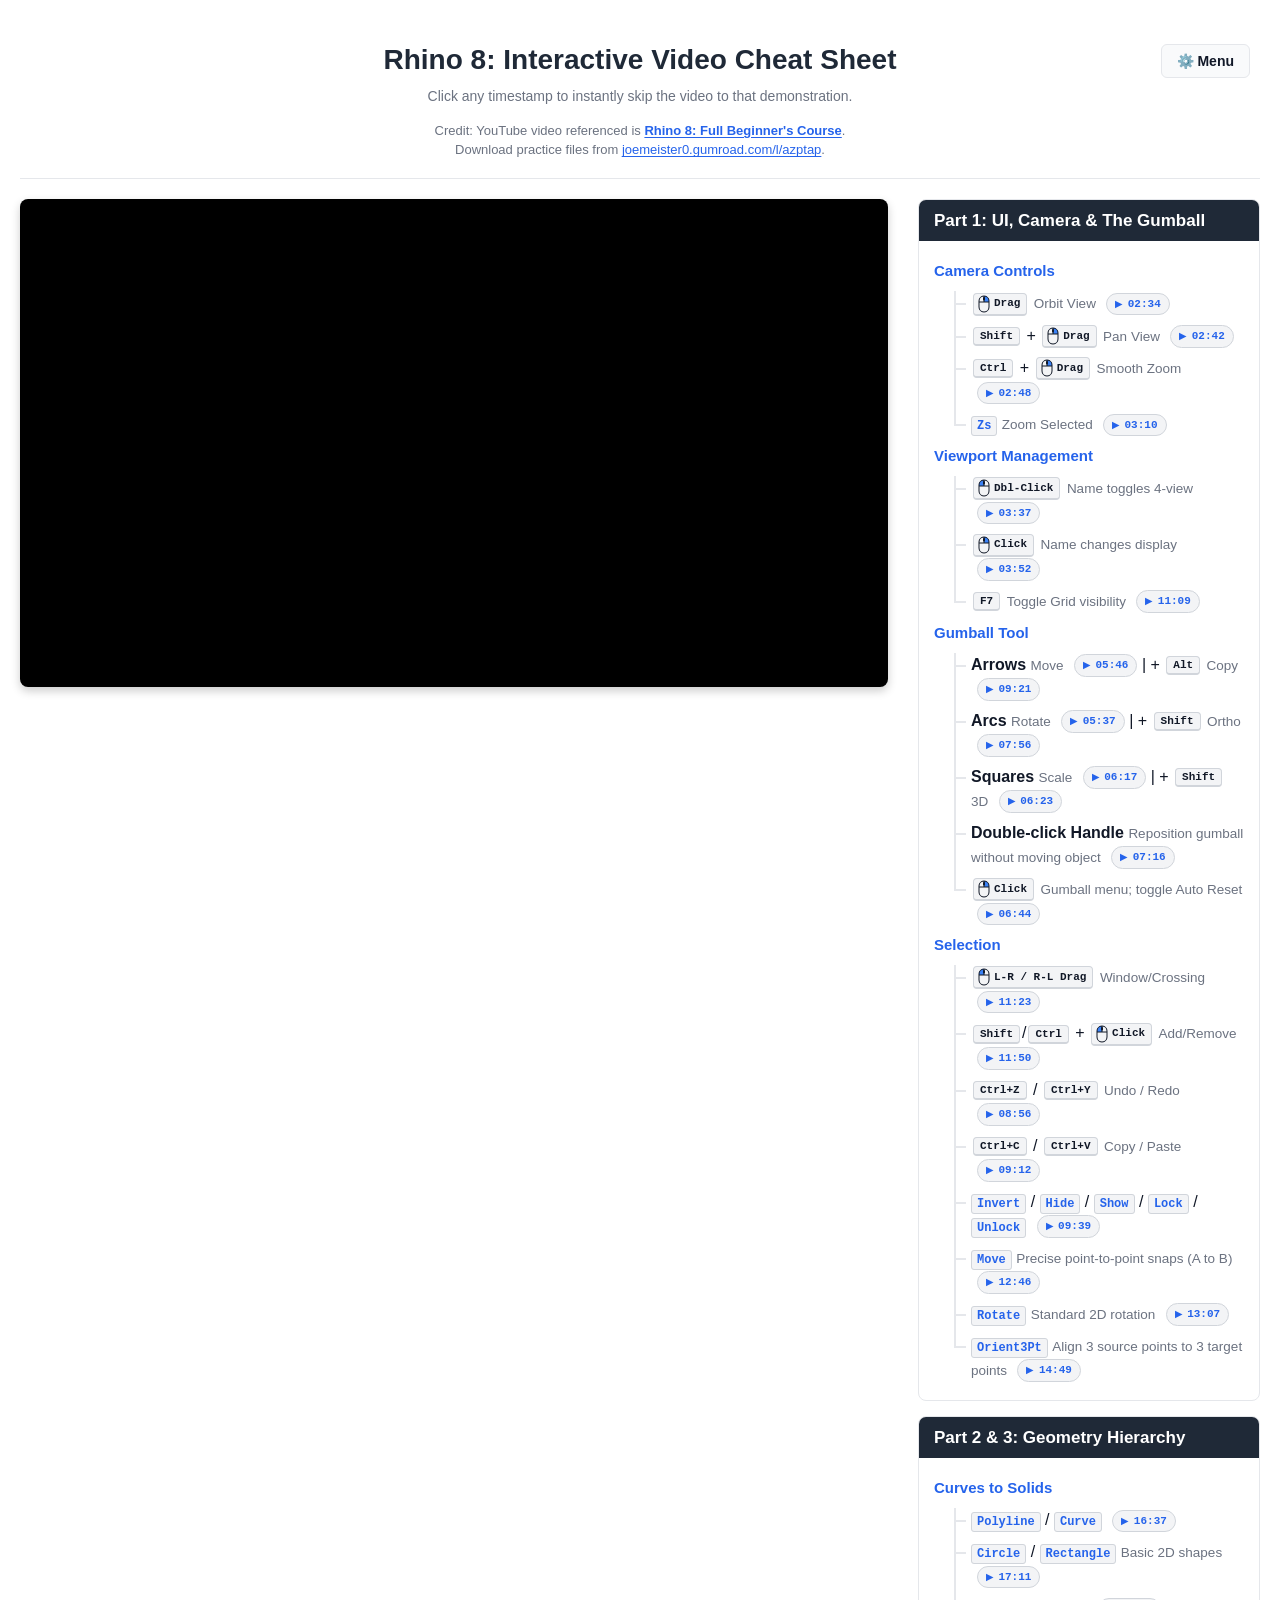
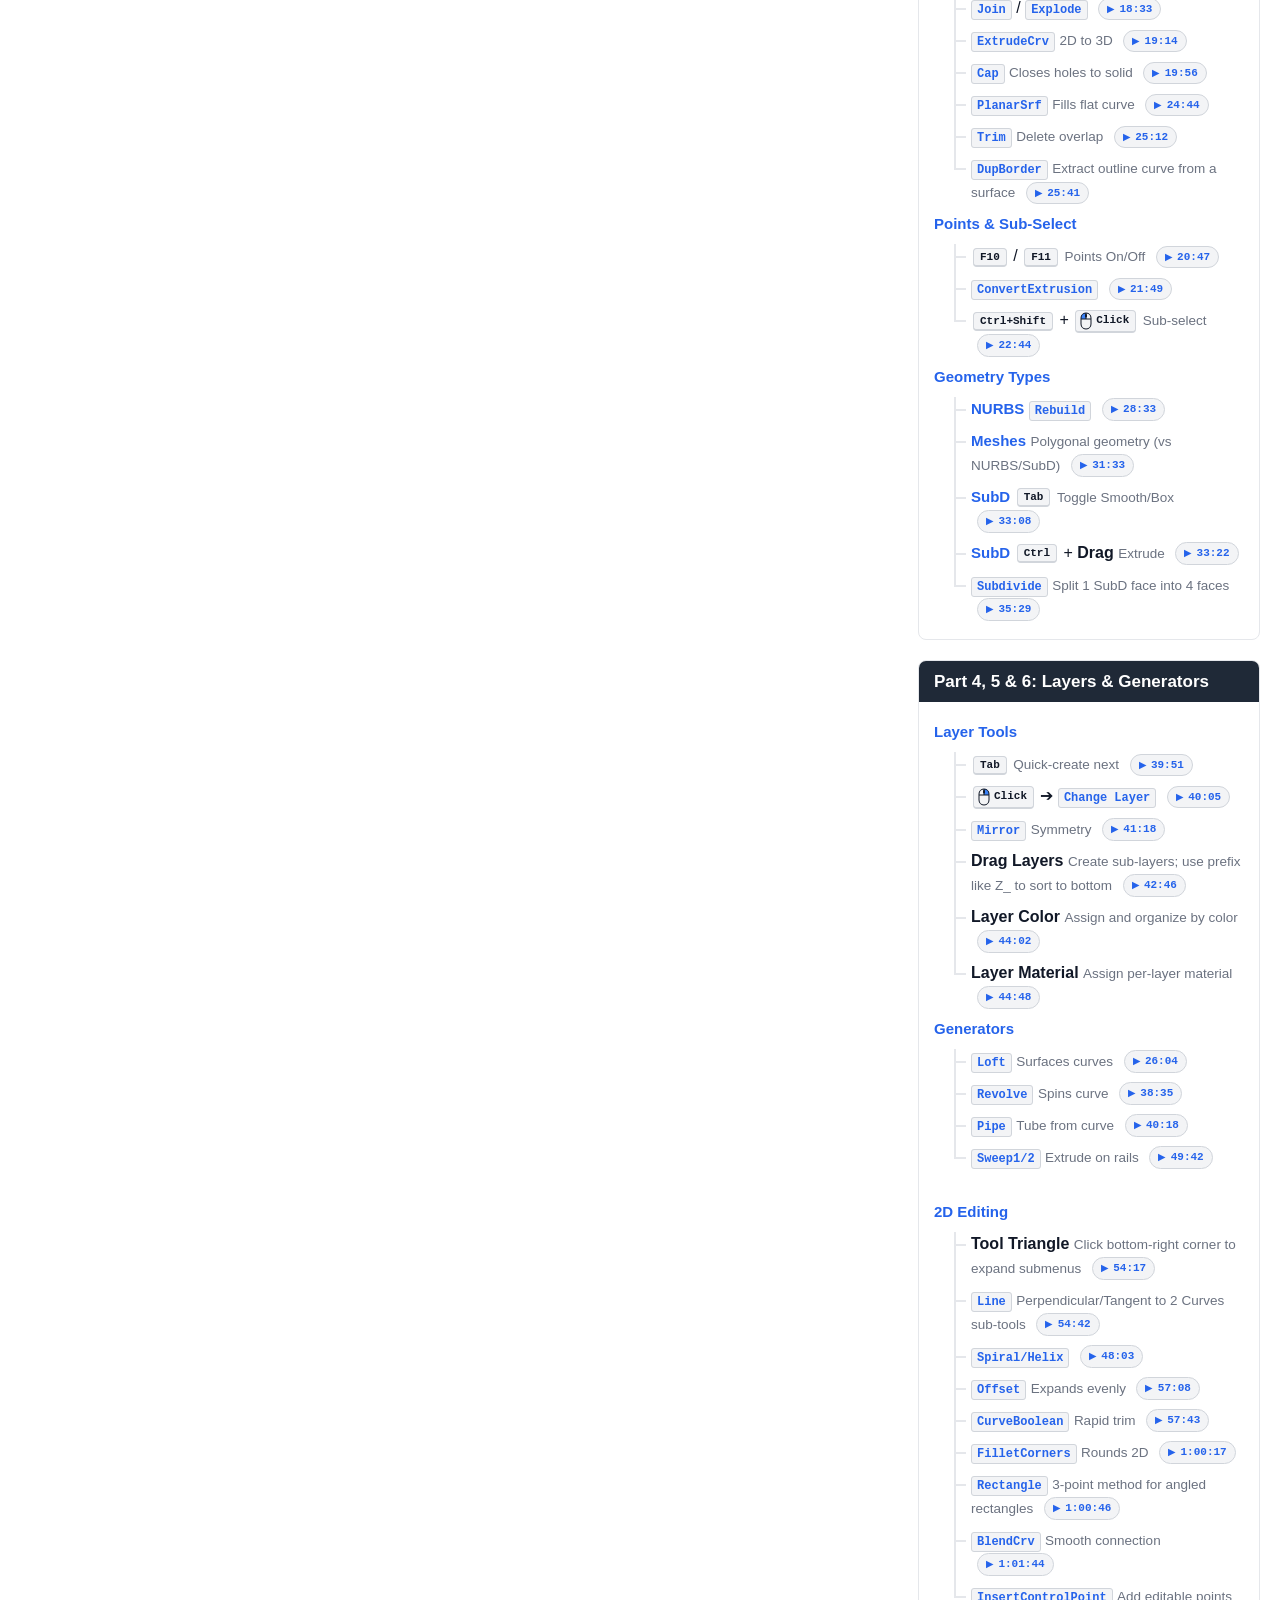
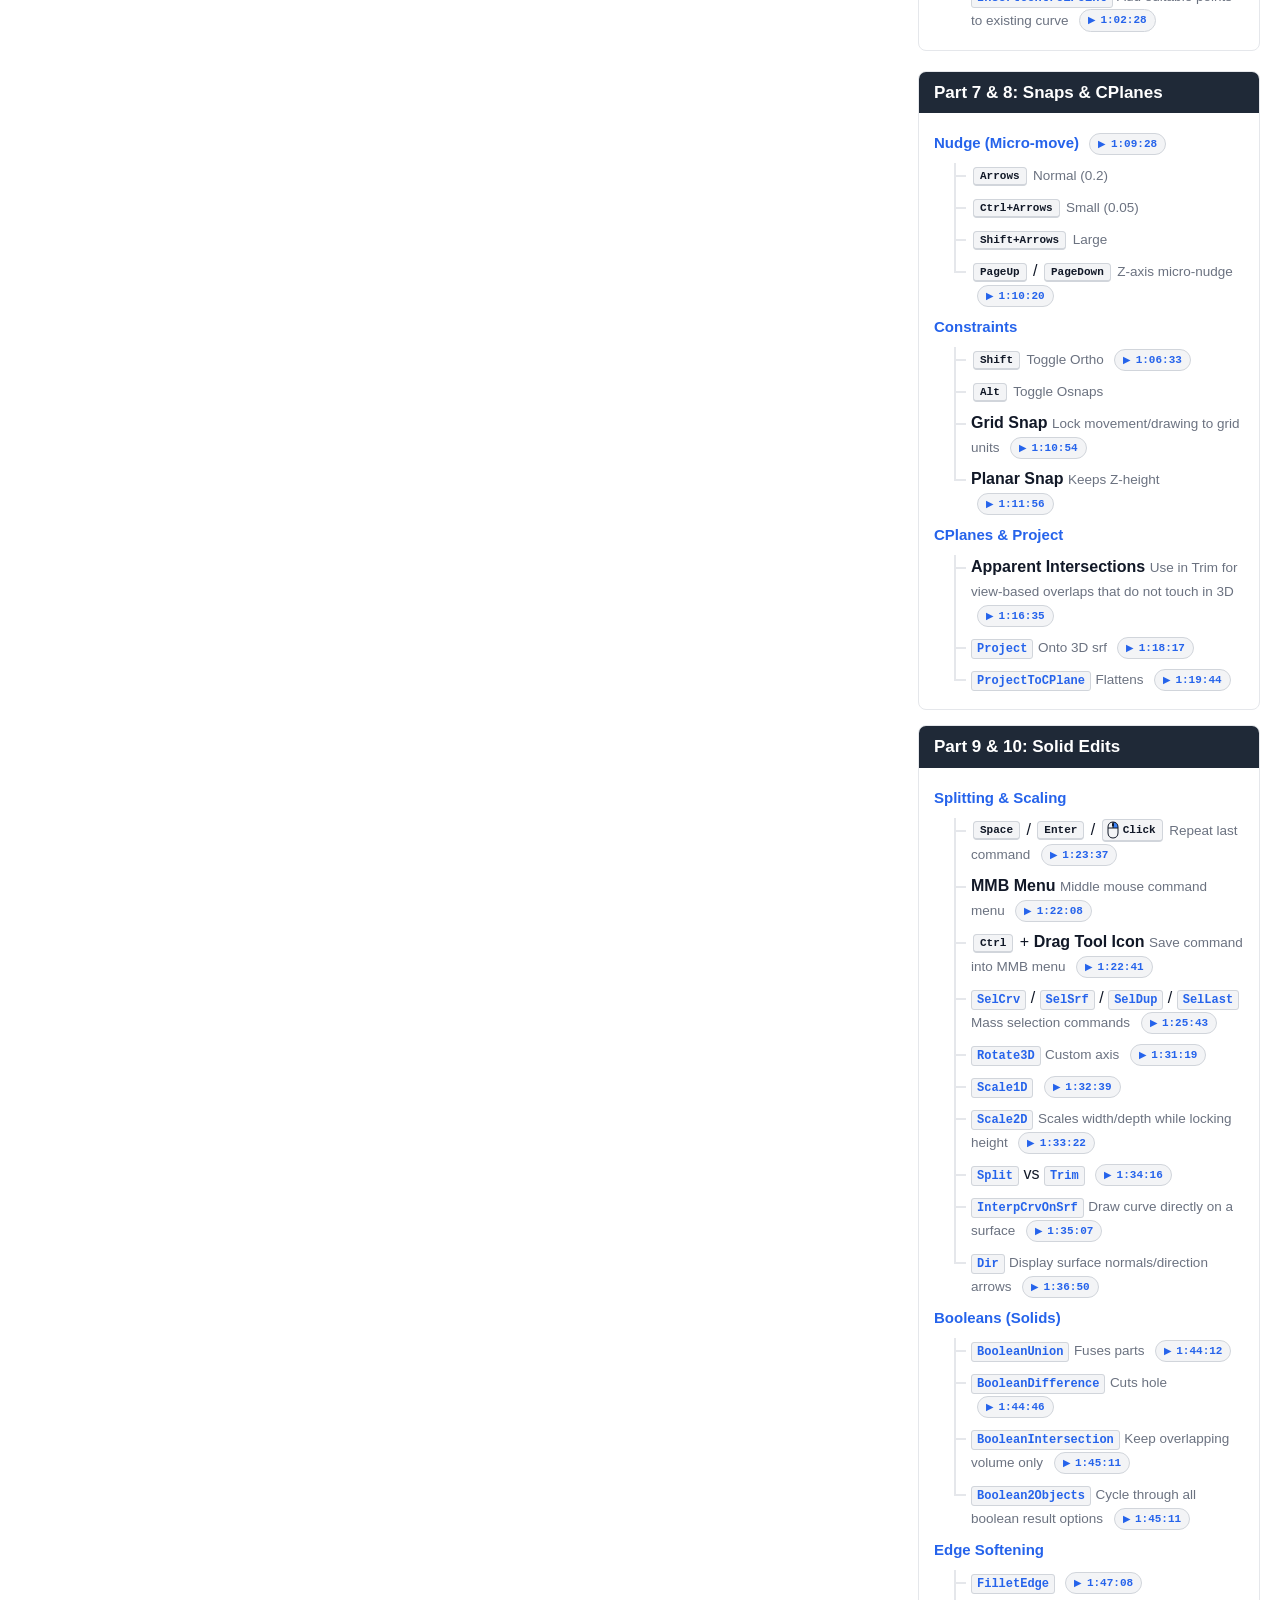
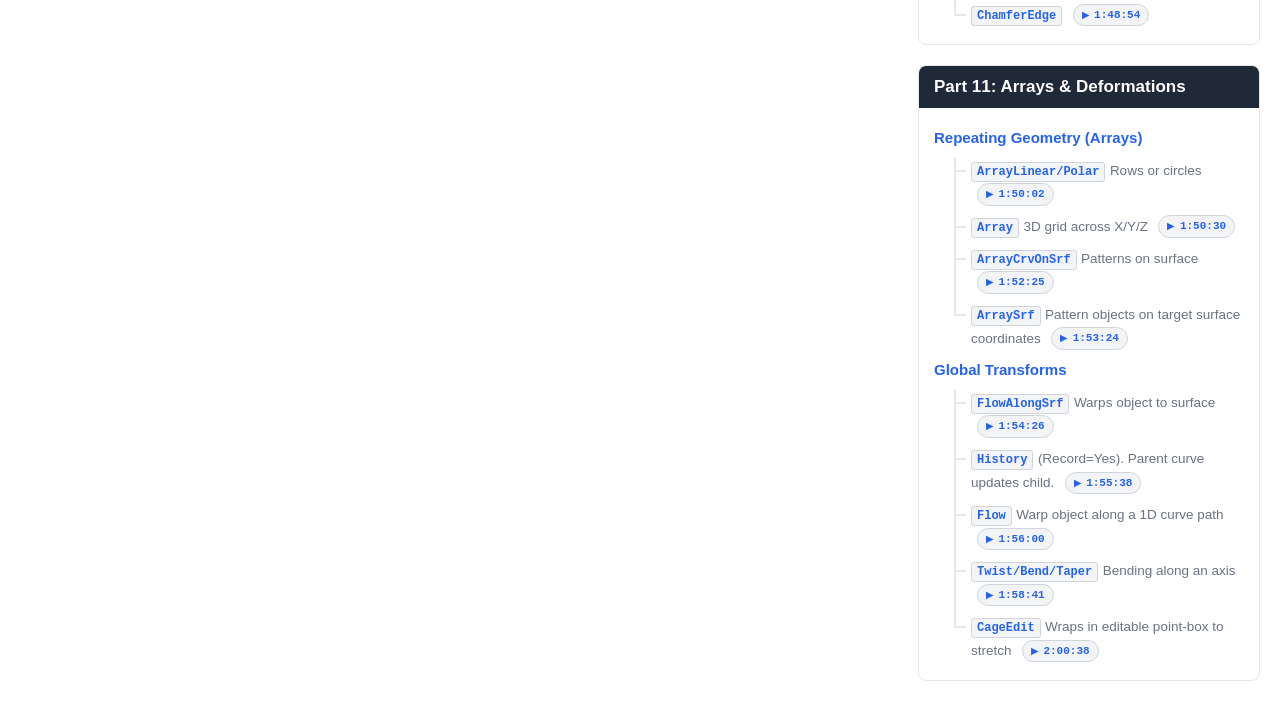
<file: ngrok_tunneling_this_has_port_to_INTERNET/Rhino8_cheat_sheet_timestamps_interactive.html>
﻿<!DOCTYPE html>
<html lang="en">
<head>
    <meta charset="UTF-8">
    <meta name="viewport" content="width=device-width, initial-scale=1.0">
    <title>Rhino 8: Interactive Video Cheat Sheet Pro</title>
    <style>
        :root {
            /* Light Theme (Default) */
            --bg-color: #ffffff;
            --text-color: #111827;
            --primary: #1f2937;
            --primary-text: #ffffff;
            --accent: #2563eb;
            --bg-light: #f9fafb;
            --border: #e5e7eb;
            --kbd-bg: #f3f4f6;
            --kbd-border: #d1d5db;
            --modal-overlay: rgba(0, 0, 0, 0.5);
            --modal-bg: #ffffff;
            --chat-bg: #f3f4f6;
            --chat-user: #2563eb;
            --chat-bot: #e5e7eb;
            
            /* Adjustable Settings */
            --video-width: 70%; /* Keep this default in sync with #videoSizeSlider value below. */
        }

        /* Dark Theme Variables */
        body.dark-theme {
            --bg-color: #111827;
            --text-color: #f9fafb;
            --primary: #374151;
            --primary-text: #f9fafb;
            --accent: #60a5fa;
            --bg-light: #1f2937;
            --border: #374151;
            --kbd-bg: #374151;
            --kbd-border: #4b5563;
            --modal-overlay: rgba(0, 0, 0, 0.7);
            --modal-bg: #1f2937;
            --chat-bg: #111827;
            --chat-user: #3b82f6;
            --chat-bot: #374151;
        }

        body {
            font-family: -apple-system, BlinkMacSystemFont, "Segoe UI", Roboto, Arial, sans-serif;
            line-height: 1.5;
            color: var(--text-color);
            background-color: var(--bg-color);
            max-width: 1900px;
            margin: 0 auto;
            padding: 20px;
            transition: background-color 0.3s, color 0.3s;
        }
        
        header { 
            position: relative;
            margin-bottom: 20px; 
            padding-bottom: 10px;
            border-bottom: 1px solid var(--border);
        }
        h1 { text-align: center; font-size: 28px; margin-bottom: 5px; color: var(--primary); transition: color 0.3s; }
        body.dark-theme h1 { color: #f9fafb; }
        p.subtitle { text-align: center; color: #6b7280; font-size: 14px; margin-top: 0; }
        p.credit-note {
            text-align: center;
            color: #6b7280;
            font-size: 13px;
            margin: 0 0 8px;
        }
        p.credit-note a {
            color: var(--accent);
            text-decoration: underline;
            text-underline-offset: 2px;
        }

        @media (max-width: 640px) {
            header {
                display: flex;
                flex-direction: column;
                align-items: stretch;
                gap: 10px;
                padding-right: 0;
            }

            h1 {
                font-size: 22px;
                margin-bottom: 0;
                padding-right: 0;
            }

            p.subtitle {
                margin-bottom: 0;
            }

            #menuBtn {
                position: static !important;
                top: auto !important;
                right: auto !important;
                align-self: flex-end;
            }
        }
        
        /* Menu Button */
        #menuBtn {
            position: absolute;
            top: 5px;
            right: 10px;
            background: var(--bg-light);
            border: 1px solid var(--border);
            color: var(--text-color);
            padding: 8px 15px;
            border-radius: 6px;
            cursor: pointer;
            font-weight: bold;
            font-size: 14px;
            transition: all 0.2s;
            display: flex;
            align-items: center;
            gap: 5px;
        }
        #menuBtn:hover { background: var(--border); }

        /* Responsive Layout Container */
        .layout-container { display: flex; flex-direction: column; gap: 20px; }

        /* Sticky Video Panel */
        .video-panel {
            position: sticky; top: 0; z-index: 100;
            background: var(--bg-color);
            padding-bottom: 15px; border-bottom: 2px solid var(--border);
            transition: width 0.3s ease, max-width 0.3s ease, background-color 0.3s;
        }
        
        .video-container {
            position: relative; padding-bottom: 56.25%; height: 0; width: 100%;
            border-radius: 8px; overflow: hidden; background: #000;
            box-shadow: 0 4px 10px rgba(0, 0, 0, 0.2);
        }
        .video-container iframe { position: absolute; top: 0; left: 0; width: 100%; height: 100%; }

        /* Content Panel */
        .content-panel { display: flex; flex-direction: column; gap: 20px; }

        .timeline-section {
            border: 1px solid var(--border); border-radius: 8px; overflow: hidden; page-break-inside: avoid;
            background: var(--bg-color); transition: background-color 0.3s, border-color 0.3s;
        }
        .section-header { background-color: var(--primary); color: var(--primary-text); padding: 8px 15px; font-size: 17px; font-weight: bold; margin: 0; transition: background-color 0.3s; }
        .section-content { padding: 10px 15px; }

        /* Tree Structure CSS */
        ul.tree, ul.tree ul { list-style: none; margin: 0; padding: 0; }
        ul.tree ul { margin-left: 20px; padding-left: 15px; border-left: 2px solid var(--border); transition: border-color 0.3s; }
        ul.tree li { margin: 8px 0; position: relative; }
        ul.tree ul li::before {
            content: ""; position: absolute; top: 12px; left: -15px;
            width: 10px; border-top: 2px solid var(--border); transition: border-color 0.3s;
        }
        ul.tree ul li:last-child::after {
            content: ""; position: absolute; top: 14px; bottom: -10px;
            left: -17px; width: 4px; background: var(--bg-color); transition: background-color 0.3s;
        }
        
        .cmd-title { font-weight: 600; font-size: 15px; color: var(--accent); transition: color 0.3s; }
        .desc { color: #6b7280; font-size: 13.5px; }
        body.dark-theme .desc { color: #9ca3af; }
        
        kbd {
            background-color: var(--kbd-bg); border: 1px solid var(--kbd-border);
            border-radius: 4px; border-bottom-width: 2px; color: var(--text-color);
            font-family: Consolas, monospace; font-size: 11px; font-weight: bold;
            padding: 2px 6px; margin: 0 2px; vertical-align: middle; transition: all 0.3s;
        }
        .cmd-type {
            font-family: Consolas, monospace; background: var(--kbd-bg); color: var(--accent);
            padding: 2px 5px; border-radius: 3px; font-size: 12px; font-weight: bold; border: 1px solid var(--kbd-border);
            transition: all 0.3s;
        }

        .mouse-action {
            display: inline-flex; align-items: center; background: var(--kbd-bg);
            border: 1px solid var(--kbd-border); border-radius: 4px; border-bottom-width: 2px;
            padding: 1px 6px 1px 4px; font-family: Consolas, monospace; font-size: 11px;
            font-weight: bold; color: var(--text-color); vertical-align: middle; margin: 0 2px; transition: all 0.3s;
        }
        .mouse { width: 12px; height: 18px; margin-right: 4px; color: var(--text-color); transition: color 0.3s; }

        .ts {
            display: inline-block; font-family: Consolas, monospace; font-size: 11px;
            color: var(--accent); background-color: var(--kbd-bg); border: 1px solid var(--kbd-border);
            border-radius: 12px; padding: 2px 8px; margin-left: 6px; text-decoration: none;
            vertical-align: middle; transition: all 0.2s ease; cursor: pointer; font-weight: bold;
        }
        .ts:hover { background-color: var(--accent); color: white; transform: translateY(-1px); }
        .ts::before { content: "▶ "; font-size: 9px; }

        /* Desktop Media Query (Landscape Mode & Large Screens) */
        @media (min-width: 960px) {
            .layout-container { flex-direction: row; align-items: flex-start; gap: 30px; }
            .video-panel {
                flex: 0 0 var(--video-width); /* Controlled by CSS variable */
                max-width: var(--video-width);
                top: 20px; border-bottom: none; padding-bottom: 0;
            }
            .content-panel { flex: 1; min-width: 0; }
            .grid-2col { display: grid; grid-template-columns: 1fr; gap: 15px; } /* Two-column layout for sections, change to 1fr 1fr if two-column layout is desired */
        }

        /* After repeated video failures, hide video and maximize reading layout. */
        body.video-unavailable-layout .video-panel { display: none; }
        @media (min-width: 1200px) {
            body.video-unavailable-layout .grid-2col { grid-template-columns: 1fr 1fr; }
        }

        /* --- MODAL (POPUP) STYLES --- */
        .modal-overlay {
            display: none; position: fixed; top: 0; left: 0; width: 100%; height: 100%;
            background: var(--modal-overlay); z-index: 2000; 
            justify-content: center; align-items: center; backdrop-filter: blur(3px);
        }
        .modal {
            background: var(--modal-bg); color: var(--text-color);
            width: 90%; max-width: 800px; max-height: 80vh; border-radius: 12px;
            display: flex; flex-direction: column; overflow: hidden;
            box-shadow: 0 20px 25px -5px rgba(0, 0, 0, 0.1), 0 10px 10px -5px rgba(0, 0, 0, 0.04);
            border: 1px solid var(--border); transition: all 0.3s;
        }
        .modal-header {
            display: flex; justify-content: space-between; align-items: center;
            padding: 15px 20px; border-bottom: 1px solid var(--border); background: var(--bg-light);
        }
        .modal-header h2 { margin: 0; font-size: 18px; }
        .close-btn { background: none; border: none; font-size: 24px; color: var(--text-color); cursor: pointer; }
        .close-btn.hotkeys-btn {
            background: #b91c1c;
            color: #ffffff;
            border: 1px solid #ef4444;
            border-radius: 999px;
            font-size: 14px;
            font-weight: 700;
            padding: 8px 14px;
            line-height: 1.2;
            max-width: 240px;
            text-align: center;
        }
        .close-btn.hotkeys-btn:hover { background: #991b1b; }

        .video-help-list {
            margin: 10px 0 0;
            padding-left: 18px;
        }
        .video-help-list li { margin: 8px 0; }
        .video-help-list a {
            color: var(--accent);
            word-break: break-word;
        }
        body.egg-mode h1::after {
            content: " 🐣";
        }
        body.rhino-horn-mode h1::after {
            content: " 🦏";
        }
        .video-error-content {
            display: block;
            padding: 20px;
            flex: 1;
            overflow-y: auto;
        }
        
        .modal-body { display: flex; flex-direction: column; height: 100%; overflow: hidden; }
        @media (min-width: 600px) { .modal-body { flex-direction: row; } }
        
        /* Modal Tabs */
        .modal-tabs {
            display: flex; flex-direction: row; border-bottom: 1px solid var(--border); background: var(--bg-light);
        }
        @media (min-width: 600px) {
            .modal-tabs { flex-direction: column; width: 150px; border-bottom: none; border-right: 1px solid var(--border); }
        }
        .tab-btn {
            flex: 1; padding: 15px; text-align: left; background: none; border: none; cursor: pointer;
            color: var(--text-color); font-weight: bold; transition: background 0.2s;
        }
        .tab-btn.active { background: var(--modal-bg); color: var(--accent); border-left: 3px solid var(--accent); }
        .tab-btn:hover:not(.active) { background: var(--border); }

        /* Modal Content Areas */
        .tab-content { display: none; padding: 20px; flex: 1; overflow-y: auto; }
        .tab-content.active { display: block; }

        /* Settings Controls */
        .setting-row { display: flex; justify-content: space-between; align-items: center; margin-bottom: 20px; }
        .setting-row label { font-weight: bold; }
        input[type="range"] { width: 150px; cursor: pointer; }
        .menu-actions {
            display: grid;
            grid-template-columns: repeat(2, minmax(0, 1fr));
            gap: 10px;
            margin-top: 12px;
        }
        .menu-action-btn {
            border: 1px solid var(--border);
            background: var(--bg-light);
            color: var(--text-color);
            border-radius: 8px;
            padding: 10px 12px;
            cursor: pointer;
            font-weight: 600;
        }
        .menu-action-btn:hover { background: var(--border); }
        @media (max-width: 640px) {
            .menu-actions { grid-template-columns: 1fr; }
        }
        
        /* Toggle Switch */
        .switch { position: relative; display: inline-block; width: 50px; height: 24px; }
        .switch input { opacity: 0; width: 0; height: 0; }
        .slider { position: absolute; cursor: pointer; top: 0; left: 0; right: 0; bottom: 0; background-color: #ccc; transition: .4s; border-radius: 24px; }
        .slider:before { position: absolute; content: ""; height: 16px; width: 16px; left: 4px; bottom: 4px; background-color: white; transition: .4s; border-radius: 50%; }
        input:checked + .slider { background-color: var(--accent); }
        input:checked + .slider:before { transform: translateX(26px); }
        body.dark-theme .slider { background-color: #4b5563; }
        body.dark-theme input:checked + .slider { background-color: var(--accent); }

        /* Chat Interface */
        .chat-container { display: flex; flex-direction: column; height: 300px; border: 1px solid var(--border); border-radius: 8px; overflow: hidden; }
        .chat-messages { flex: 1; padding: 15px; overflow-y: auto; background: var(--chat-bg); display: flex; flex-direction: column; gap: 10px; }
        .msg { max-width: 80%; padding: 10px 14px; border-radius: 18px; font-size: 14px; line-height: 1.4; }
        .msg-user { align-self: flex-end; background: var(--chat-user); color: white; border-bottom-right-radius: 4px; }
        .msg-bot { align-self: flex-start; background: var(--chat-bot); color: var(--text-color); border-bottom-left-radius: 4px; }
        .chat-input-area { display: flex; padding: 10px; background: var(--bg-light); border-top: 1px solid var(--border); }
        .chat-input-area textarea {
            flex: 1;
            padding: 10px;
            border: 1px solid var(--border);
            border-radius: 12px;
            outline: none;
            background: var(--modal-bg);
            color: var(--text-color);
            resize: none;
            min-height: 42px;
            max-height: 90px;
            font-family: inherit;
            line-height: 1.4;
        }
        .chat-input-area button { background: var(--accent); color: white; border: none; padding: 0 15px; margin-left: 10px; border-radius: 20px; cursor: pointer; font-weight: bold; transition: opacity 0.2s; }
        .chat-input-area button:hover { opacity: 0.8; }
        .msg code {
            background: rgba(0, 0, 0, 0.15);
            padding: 1px 5px;
            border-radius: 4px;
            font-family: Consolas, monospace;
            font-size: 12px;
        }
        .msg a {
            color: inherit;
            text-decoration: underline;
            text-underline-offset: 2px;
            font-weight: 600;
        }
        .format-hint {
            margin-top: 6px;
            font-size: 12px;
            color: #6b7280;
        }
        body.dark-theme .format-hint { color: #9ca3af; }

        /* Print stylesheet: hide interactive UI and simplify visuals for clean paper/PDF output. */
        @media print {
            body { padding: 0; font-size: 10pt; max-width: 100%; background: white !important; color: black !important; }
            header { display: none !important; }
            .video-panel, #menuBtn, .modal-overlay { display: none !important; }
            .timeline-section { border: 1px solid #000 !important; break-inside: avoid; margin-bottom: 15px; background: white !important; }
            .section-header { background-color: #e5e7eb !important; color: #000 !important; -webkit-print-color-adjust: exact; print-color-adjust: exact; border-bottom: 1px solid #000; }
            ul.tree ul li:last-child::after { background: transparent !important; }
            kbd, .mouse-action, .cmd-type { box-shadow: none !important; border: 1px solid #000 !important; background: white !important; color: black !important; }
            .ts { border: 1px solid #000 !important; background: none !important; color: #000 !important; text-decoration: none !important; }
            .ts::before { content: "⏱ "; color: #000 !important; }
            svg { -webkit-print-color-adjust: exact; print-color-adjust: exact; }
            @page { margin: 1cm; }
        }
    </style>
</head>
<body>

    <svg width="0" height="0" style="display:none;">
        <defs>
            <g id="mouse-base">
                <path d="M12 2 C6 2 2 6 2 12 L2 24 C2 30 6 34 12 34 C18 34 22 30 22 24 L22 12 C22 6 18 2 12 2 Z" fill="none" stroke="currentColor" stroke-width="2"/>
                <path d="M12 14 L2 14" stroke="currentColor" stroke-width="2"/>
                <path d="M12 14 L22 14" stroke="currentColor" stroke-width="2"/>
                <line x1="12" y1="2" x2="12" y2="14" stroke="currentColor" stroke-width="2"/>
                <rect x="10" y="4" width="4" height="7" rx="2" fill="currentColor"/>
            </g>
            <path id="mouse-lmb" d="M2 12 C2 6 6 2 12 2 L12 14 L2 14 Z" fill="#3b82f6"/>
            <path id="mouse-rmb" d="M22 12 C22 6 18 2 12 2 L12 14 L22 14 Z" fill="#3b82f6"/>
            <rect id="mouse-mmb" x="9" y="3" width="6" height="9" rx="3" fill="#3b82f6"/>
        </defs>
    </svg>

    <header>
        <h1>Rhino 8: Interactive Video Cheat Sheet</h1>
        <p class="subtitle">Click any timestamp to instantly skip the video to that demonstration.</p>
        <p class="credit-note">Credit: YouTube video referenced is <a href="https://www.youtube.com/watch?v=4mVBIbX5G5k" target="_blank" rel="noopener noreferrer"><strong>Rhino 8: Full Beginner's Course</strong></a>.<br>Download practice files from <a href="https://joemeister0.gumroad.com/l/azptap" target="_blank" rel="noopener noreferrer">joemeister0.gumroad.com/l/azptap</a>.</p>
        <button id="menuBtn">⚙️ Menu</button>
    </header>

    <div class="layout-container">
        
        <div class="video-panel">
            <div class="video-container">
                <div id="player"></div>
            </div>
        </div>

        <div class="content-panel">
            
            <div class="grid-2col">
                <div class="timeline-section">
                    <h2 class="section-header">Part 1: UI, Camera & The Gumball</h2>
                    <div class="section-content">
                        <ul class="tree">
                            <li><span class="cmd-title">Camera Controls</span>
                                <ul>
                                    <!-- Authoring note: keep each timestamp label text identical to data-time (mm:ss or h:mm:ss). -->
                                    <li><span class="mouse-action"><svg class="mouse" viewBox="0 0 24 36"><use href="#mouse-rmb"/><use href="#mouse-base"/></svg> Drag</span> <span class="desc">Orbit View</span> <a class="ts" data-time="02:34">02:34</a></li>
                                    <li><kbd>Shift</kbd> + <span class="mouse-action"><svg class="mouse" viewBox="0 0 24 36"><use href="#mouse-rmb"/><use href="#mouse-base"/></svg> Drag</span> <span class="desc">Pan View</span> <a class="ts" data-time="02:42">02:42</a></li>
                                    <li><kbd>Ctrl</kbd> + <span class="mouse-action"><svg class="mouse" viewBox="0 0 24 36"><use href="#mouse-rmb"/><use href="#mouse-base"/></svg> Drag</span> <span class="desc">Smooth Zoom</span> <a class="ts" data-time="02:48">02:48</a></li>
                                    <li><span class="cmd-type">Zs</span> <span class="desc">Zoom Selected</span> <a class="ts" data-time="03:10">03:10</a></li>
                                </ul>
                            </li>
                            <li><span class="cmd-title">Viewport Management</span>
                                <ul>
                                    <li><span class="mouse-action"><svg class="mouse" viewBox="0 0 24 36"><use href="#mouse-lmb"/><use href="#mouse-base"/></svg> Dbl-Click</span> <span class="desc">Name toggles 4-view</span> <a class="ts" data-time="03:37">03:37</a></li>
                                    <li><span class="mouse-action"><svg class="mouse" viewBox="0 0 24 36"><use href="#mouse-rmb"/><use href="#mouse-base"/></svg> Click</span> <span class="desc">Name changes display</span> <a class="ts" data-time="03:52">03:52</a></li>
                                    <li><kbd>F7</kbd> <span class="desc">Toggle Grid visibility</span> <a class="ts" data-time="11:09">11:09</a></li>
                                </ul>
                            </li>
                            <li><span class="cmd-title">Gumball Tool</span>
                                <ul>
                                    <li><strong>Arrows</strong> <span class="desc">Move</span> <a class="ts" data-time="05:46">05:46</a> | + <kbd>Alt</kbd> <span class="desc">Copy</span> <a class="ts" data-time="09:21">09:21</a></li>
                                    <li><strong>Arcs</strong> <span class="desc">Rotate</span> <a class="ts" data-time="05:37">05:37</a> | + <kbd>Shift</kbd> <span class="desc">Ortho</span> <a class="ts" data-time="07:56">07:56</a></li>
                                    <li><strong>Squares</strong> <span class="desc">Scale</span> <a class="ts" data-time="06:17">06:17</a> | + <kbd>Shift</kbd> <span class="desc">3D</span> <a class="ts" data-time="06:23">06:23</a></li>
                                    <li><strong>Double-click Handle</strong> <span class="desc">Reposition gumball without moving object</span> <a class="ts" data-time="07:16">07:16</a></li>
                                    <li><span class="mouse-action"><svg class="mouse" viewBox="0 0 24 36"><use href="#mouse-rmb"/><use href="#mouse-base"/></svg> Click</span> <span class="desc">Gumball menu; toggle Auto Reset</span> <a class="ts" data-time="06:44">06:44</a></li>
                                </ul>
                            </li>
                            <li><span class="cmd-title">Selection</span>
                                <ul>
                                    <li><span class="mouse-action"><svg class="mouse" viewBox="0 0 24 36"><use href="#mouse-lmb"/><use href="#mouse-base"/></svg> L-R / R-L Drag</span> <span class="desc">Window/Crossing</span> <a class="ts" data-time="11:23">11:23</a></li>
                                    <li><kbd>Shift</kbd>/<kbd>Ctrl</kbd> + <span class="mouse-action"><svg class="mouse" viewBox="0 0 24 36"><use href="#mouse-lmb"/><use href="#mouse-base"/></svg> Click</span> <span class="desc">Add/Remove</span> <a class="ts" data-time="11:50">11:50</a></li>
                                    <li><kbd>Ctrl+Z</kbd> / <kbd>Ctrl+Y</kbd> <span class="desc">Undo / Redo</span> <a class="ts" data-time="08:56">08:56</a></li>
                                    <li><kbd>Ctrl+C</kbd> / <kbd>Ctrl+V</kbd> <span class="desc">Copy / Paste</span> <a class="ts" data-time="09:12">09:12</a></li>
                                    <li><span class="cmd-type">Invert</span> / <span class="cmd-type">Hide</span> / <span class="cmd-type">Show</span> / <span class="cmd-type">Lock</span> / <span class="cmd-type">Unlock</span> <a class="ts" data-time="09:39">09:39</a></li>
                                    <li><span class="cmd-type">Move</span> <span class="desc">Precise point-to-point snaps (A to B)</span> <a class="ts" data-time="12:46">12:46</a></li>
                                    <li><span class="cmd-type">Rotate</span> <span class="desc">Standard 2D rotation</span> <a class="ts" data-time="13:07">13:07</a></li>
                                    <li><span class="cmd-type">Orient3Pt</span> <span class="desc">Align 3 source points to 3 target points</span> <a class="ts" data-time="14:49">14:49</a></li>
                                </ul>
                            </li>
                        </ul>
                    </div>
                </div>

                <div class="timeline-section">
                    <h2 class="section-header">Part 2 & 3: Geometry Hierarchy</h2>
                    <div class="section-content">
                        <ul class="tree">
                            <li><span class="cmd-title">Curves to Solids</span>
                                <ul>
                                    <li><span class="cmd-type">Polyline</span> / <span class="cmd-type">Curve</span> <a class="ts" data-time="16:37">16:37</a></li>
                                    <li><span class="cmd-type">Circle</span> / <span class="cmd-type">Rectangle</span> <span class="desc">Basic 2D shapes</span> <a class="ts" data-time="17:11">17:11</a></li>
                                    <li><span class="cmd-type">Join</span> / <span class="cmd-type">Explode</span> <a class="ts" data-time="18:33">18:33</a></li>
                                    <li><span class="cmd-type">ExtrudeCrv</span> <span class="desc">2D to 3D</span> <a class="ts" data-time="19:14">19:14</a></li>
                                    <li><span class="cmd-type">Cap</span> <span class="desc">Closes holes to solid</span> <a class="ts" data-time="19:56">19:56</a></li>
                                    <li><span class="cmd-type">PlanarSrf</span> <span class="desc">Fills flat curve</span> <a class="ts" data-time="24:44">24:44</a></li>
                                    <li><span class="cmd-type">Trim</span> <span class="desc">Delete overlap</span> <a class="ts" data-time="25:12">25:12</a></li>
                                    <li><span class="cmd-type">DupBorder</span> <span class="desc">Extract outline curve from a surface</span> <a class="ts" data-time="25:41">25:41</a></li>
                                </ul>
                            </li>
                            <li><span class="cmd-title">Points & Sub-Select</span>
                                <ul>
                                    <li><kbd>F10</kbd> / <kbd>F11</kbd> <span class="desc">Points On/Off</span> <a class="ts" data-time="20:47">20:47</a></li>
                                    <li><span class="cmd-type">ConvertExtrusion</span> <a class="ts" data-time="21:49">21:49</a></li>
                                    <li><kbd>Ctrl+Shift</kbd> + <span class="mouse-action"><svg class="mouse" viewBox="0 0 24 36"><use href="#mouse-lmb"/><use href="#mouse-base"/></svg> Click</span> <span class="desc">Sub-select</span> <a class="ts" data-time="22:44">22:44</a></li>
                                </ul>
                            </li>
                            <li><span class="cmd-title">Geometry Types</span>
                                <ul>
                                    <li><span class="cmd-title">NURBS</span> <span class="cmd-type">Rebuild</span> <a class="ts" data-time="28:33">28:33</a></li>
                                    <li><span class="cmd-title">Meshes</span> <span class="desc">Polygonal geometry (vs NURBS/SubD)</span> <a class="ts" data-time="31:33">31:33</a></li>
                                    <li><span class="cmd-title">SubD</span> <kbd>Tab</kbd> <span class="desc">Toggle Smooth/Box</span> <a class="ts" data-time="33:08">33:08</a></li>
                                    <li><span class="cmd-title">SubD</span> <kbd>Ctrl</kbd> + <strong>Drag</strong> <span class="desc">Extrude</span> <a class="ts" data-time="33:22">33:22</a></li>
                                    <li><span class="cmd-type">Subdivide</span> <span class="desc">Split 1 SubD face into 4 faces</span> <a class="ts" data-time="35:29">35:29</a></li>
                                </ul>
                            </li>
                        </ul>
                    </div>
                </div>
            </div>

            <div class="timeline-section">
                <h2 class="section-header">Part 4, 5 & 6: Layers & Generators</h2>
                <div class="section-content">
                    <div class="grid-2col">
                        <ul class="tree">
                            <li><span class="cmd-title">Layer Tools</span>
                                <ul>
                                    <li><kbd>Tab</kbd> <span class="desc">Quick-create next</span> <a class="ts" data-time="39:51">39:51</a></li>
                                    <li><span class="mouse-action"><svg class="mouse" viewBox="0 0 24 36"><use href="#mouse-rmb"/><use href="#mouse-base"/></svg> Click</span> ➔ <span class="cmd-type">Change Layer</span> <a class="ts" data-time="40:05">40:05</a></li>
                                    <li><span class="cmd-type">Mirror</span> <span class="desc">Symmetry</span> <a class="ts" data-time="41:18">41:18</a></li>
                                    <li><strong>Drag Layers</strong> <span class="desc">Create sub-layers; use prefix like Z_ to sort to bottom</span> <a class="ts" data-time="42:46">42:46</a></li>
                                    <li><strong>Layer Color</strong> <span class="desc">Assign and organize by color</span> <a class="ts" data-time="44:02">44:02</a></li>
                                    <li><strong>Layer Material</strong> <span class="desc">Assign per-layer material</span> <a class="ts" data-time="44:48">44:48</a></li>
                                </ul>
                            </li>
                            <li><span class="cmd-title">Generators</span>
                                <ul>
                                    <li><span class="cmd-type">Loft</span> <span class="desc">Surfaces curves</span> <a class="ts" data-time="26:04">26:04</a></li>
                                    <li><span class="cmd-type">Revolve</span> <span class="desc">Spins curve</span> <a class="ts" data-time="38:35">38:35</a></li>
                                    <li><span class="cmd-type">Pipe</span> <span class="desc">Tube from curve</span> <a class="ts" data-time="40:18">40:18</a></li>
                                    <li><span class="cmd-type">Sweep1/2</span> <span class="desc">Extrude on rails</span> <a class="ts" data-time="49:42">49:42</a></li>
                                </ul>
                            </li>
                        </ul>
                        <ul class="tree">
                            <li><span class="cmd-title">2D Editing</span>
                                <ul>
                                    <li><strong>Tool Triangle</strong> <span class="desc">Click bottom-right corner to expand submenus</span> <a class="ts" data-time="54:17">54:17</a></li>
                                    <li><span class="cmd-type">Line</span> <span class="desc">Perpendicular/Tangent to 2 Curves sub-tools</span> <a class="ts" data-time="54:42">54:42</a></li>
                                    <li><span class="cmd-type">Spiral/Helix</span> <a class="ts" data-time="48:03">48:03</a></li>
                                    <li><span class="cmd-type">Offset</span> <span class="desc">Expands evenly</span> <a class="ts" data-time="57:08">57:08</a></li>
                                    <li><span class="cmd-type">CurveBoolean</span> <span class="desc">Rapid trim</span> <a class="ts" data-time="57:43">57:43</a></li>
                                    <li><span class="cmd-type">FilletCorners</span> <span class="desc">Rounds 2D</span> <a class="ts" data-time="1:00:17">1:00:17</a></li>
                                    <li><span class="cmd-type">Rectangle</span> <span class="desc">3-point method for angled rectangles</span> <a class="ts" data-time="1:00:46">1:00:46</a></li>
                                    <li><span class="cmd-type">BlendCrv</span> <span class="desc">Smooth connection</span> <a class="ts" data-time="1:01:44">1:01:44</a></li>
                                    <li><span class="cmd-type">InsertControlPoint</span> <span class="desc">Add editable points to existing curve</span> <a class="ts" data-time="1:02:28">1:02:28</a></li>
                                </ul>
                            </li>
                        </ul>
                    </div>
                </div>
            </div>

            <div class="grid-2col">
                <div class="timeline-section">
                    <h2 class="section-header">Part 7 & 8: Snaps & CPlanes</h2>
                    <div class="section-content">
                        <ul class="tree">
                            <li><span class="cmd-title">Nudge (Micro-move)</span> <a class="ts" data-time="1:09:28">1:09:28</a>
                                <ul>
                                    <li><kbd>Arrows</kbd> <span class="desc">Normal (0.2)</span></li>
                                    <li><kbd>Ctrl+Arrows</kbd> <span class="desc">Small (0.05)</span></li>
                                    <li><kbd>Shift+Arrows</kbd> <span class="desc">Large</span></li>
                                    <li><kbd>PageUp</kbd> / <kbd>PageDown</kbd> <span class="desc">Z-axis micro-nudge</span> <a class="ts" data-time="1:10:20">1:10:20</a></li>
                                </ul>
                            </li>
                            <li><span class="cmd-title">Constraints</span>
                                <ul>
                                    <li><kbd>Shift</kbd> <span class="desc">Toggle Ortho</span> <a class="ts" data-time="1:06:33">1:06:33</a></li>
                                    <li><kbd>Alt</kbd> <span class="desc">Toggle Osnaps</span></li>
                                    <li><strong>Grid Snap</strong> <span class="desc">Lock movement/drawing to grid units</span> <a class="ts" data-time="1:10:54">1:10:54</a></li>
                                    <li><strong>Planar Snap</strong> <span class="desc">Keeps Z-height</span> <a class="ts" data-time="1:11:56">1:11:56</a></li>
                                </ul>
                            </li>
                            <li><span class="cmd-title">CPlanes & Project</span>
                                <ul>
                                    <li><strong>Apparent Intersections</strong> <span class="desc">Use in Trim for view-based overlaps that do not touch in 3D</span> <a class="ts" data-time="1:16:35">1:16:35</a></li>
                                    <li><span class="cmd-type">Project</span> <span class="desc">Onto 3D srf</span> <a class="ts" data-time="1:18:17">1:18:17</a></li>
                                    <li><span class="cmd-type">ProjectToCPlane</span> <span class="desc">Flattens</span> <a class="ts" data-time="1:19:44">1:19:44</a></li>
                                </ul>
                            </li>
                        </ul>
                    </div>
                </div>

                <div class="timeline-section">
                    <h2 class="section-header">Part 9 & 10: Solid Edits</h2>
                    <div class="section-content">
                        <ul class="tree">
                            <li><span class="cmd-title">Splitting & Scaling</span>
                                <ul>
                                    <li><kbd>Space</kbd> / <kbd>Enter</kbd> / <span class="mouse-action"><svg class="mouse" viewBox="0 0 24 36"><use href="#mouse-rmb"/><use href="#mouse-base"/></svg> Click</span> <span class="desc">Repeat last command</span> <a class="ts" data-time="1:23:37">1:23:37</a></li>
                                    <li><strong>MMB Menu</strong> <span class="desc">Middle mouse command menu</span> <a class="ts" data-time="1:22:08">1:22:08</a></li>
                                    <li><kbd>Ctrl</kbd> + <strong>Drag Tool Icon</strong> <span class="desc">Save command into MMB menu</span> <a class="ts" data-time="1:22:41">1:22:41</a></li>
                                    <li><span class="cmd-type">SelCrv</span> / <span class="cmd-type">SelSrf</span> / <span class="cmd-type">SelDup</span> / <span class="cmd-type">SelLast</span> <span class="desc">Mass selection commands</span> <a class="ts" data-time="1:25:43">1:25:43</a></li>
                                    <li><span class="cmd-type">Rotate3D</span> <span class="desc">Custom axis</span> <a class="ts" data-time="1:31:19">1:31:19</a></li>
                                    <li><span class="cmd-type">Scale1D</span> <a class="ts" data-time="1:32:39">1:32:39</a></li>
                                    <li><span class="cmd-type">Scale2D</span> <span class="desc">Scales width/depth while locking height</span> <a class="ts" data-time="1:33:22">1:33:22</a></li>
                                    <li><span class="cmd-type">Split</span> vs <span class="cmd-type">Trim</span> <a class="ts" data-time="1:34:16">1:34:16</a></li>
                                    <li><span class="cmd-type">InterpCrvOnSrf</span> <span class="desc">Draw curve directly on a surface</span> <a class="ts" data-time="1:35:07">1:35:07</a></li>
                                    <li><span class="cmd-type">Dir</span> <span class="desc">Display surface normals/direction arrows</span> <a class="ts" data-time="1:36:50">1:36:50</a></li>
                                </ul>
                            </li>
                            <li><span class="cmd-title">Booleans (Solids)</span>
                                <ul>
                                    <li><span class="cmd-type">BooleanUnion</span> <span class="desc">Fuses parts</span> <a class="ts" data-time="1:44:12">1:44:12</a></li>
                                    <li><span class="cmd-type">BooleanDifference</span> <span class="desc">Cuts hole</span> <a class="ts" data-time="1:44:46">1:44:46</a></li>
                                    <li><span class="cmd-type">BooleanIntersection</span> <span class="desc">Keep overlapping volume only</span> <a class="ts" data-time="1:45:11">1:45:11</a></li>
                                    <li><span class="cmd-type">Boolean2Objects</span> <span class="desc">Cycle through all boolean result options</span> <a class="ts" data-time="1:45:11">1:45:11</a></li>
                                </ul>
                            </li>
                            <li><span class="cmd-title">Edge Softening</span>
                                <ul>
                                    <li><span class="cmd-type">FilletEdge</span> <a class="ts" data-time="1:47:08">1:47:08</a></li>
                                    <li><span class="cmd-type">ChamferEdge</span> <a class="ts" data-time="1:48:54">1:48:54</a></li>
                                </ul>
                            </li>
                        </ul>
                    </div>
                </div>
            </div>

            <div class="timeline-section">
                <h2 class="section-header">Part 11: Arrays & Deformations</h2>
                <div class="section-content">
                    <ul class="tree">
                        <li><span class="cmd-title">Repeating Geometry (Arrays)</span>
                            <ul>
                                <li><span class="cmd-type">ArrayLinear/Polar</span> <span class="desc">Rows or circles</span> <a class="ts" data-time="1:50:02">1:50:02</a></li>
                                <li><span class="cmd-type">Array</span> <span class="desc">3D grid across X/Y/Z</span> <a class="ts" data-time="1:50:30">1:50:30</a></li>
                                <li><span class="cmd-type">ArrayCrvOnSrf</span> <span class="desc">Patterns on surface</span> <a class="ts" data-time="1:52:25">1:52:25</a></li>
                                <li><span class="cmd-type">ArraySrf</span> <span class="desc">Pattern objects on target surface coordinates</span> <a class="ts" data-time="1:53:24">1:53:24</a></li>
                            </ul>
                        </li>
                        <li><span class="cmd-title">Global Transforms</span>
                            <ul>
                                <li><span class="cmd-type">FlowAlongSrf</span> <span class="desc">Warps object to surface</span> <a class="ts" data-time="1:54:26">1:54:26</a></li>
                                <li><span class="cmd-type">History</span> <span class="desc">(Record=Yes). Parent curve updates child.</span> <a class="ts" data-time="1:55:38">1:55:38</a></li>
                                <li><span class="cmd-type">Flow</span> <span class="desc">Warp object along a 1D curve path</span> <a class="ts" data-time="1:56:00">1:56:00</a></li>
                                <li><span class="cmd-type">Twist/Bend/Taper</span> <span class="desc">Bending along an axis</span> <a class="ts" data-time="1:58:41">1:58:41</a></li>
                                <li><span class="cmd-type">CageEdit</span> <span class="desc">Wraps in editable point-box to stretch</span> <a class="ts" data-time="2:00:38">2:00:38</a></li>
                            </ul>
                        </li>
                    </ul>
                </div>
            </div>

        </div>
    </div>

    <div id="menuModal" class="modal-overlay">
        <div class="modal">
            <div class="modal-header">
                <h2>Menu</h2>
                <button class="close-btn" id="closeModal">&times;</button>
            </div>
            <div class="modal-body">
                <div class="modal-tabs">
                    <button class="tab-btn active" data-tab="tab-info">ℹ️ Info</button>
                    <button class="tab-btn" data-tab="tab-settings">⚙️ Settings</button>
                    <button class="tab-btn" data-tab="tab-chat">💬 Feedback</button>
                </div>
                
                <div id="tab-info" class="tab-content active">
                    <h3>About this Tool</h3>
                    <p>This interactive cheat sheet is designed to accompany the <b>Rhino 8: Full Beginner's Course</b> by Joe Meiser.</p>
                    <p><b>How to use:</b> Click any blue timestamp pill to instantly jump the video to that exact command demonstration. If you resize your window, the layout will automatically adjust.</p>
                    <p><b>Printing:</b> Press <code>Ctrl + P</code>. The CSS is configured to strip away the video, dark mode, and buttons to give you a clean, ink-saving paper reference guide.</p>
                </div>

                <div id="tab-settings" class="tab-content">
                    <h3>Appearance Settings</h3>
                    
                    <div class="setting-row">
                        <label>Dark Mode</label>
                        <label class="switch">
                            <input type="checkbox" id="themeToggle">
                            <span class="slider"></span>
                        </label>
                    </div>

                    <div class="setting-row">
                        <label>Desktop Video Width</label>
                        <!-- Keep this value in sync with the --video-width default in :root above. -->
                        <input type="range" id="videoSizeSlider" min="40" max="80" value="70"> 
                    </div>
                    <p class="desc">Slide to adjust how much screen space the video takes up on desktop monitors. This value is saved between visits.</p>
                    <div class="menu-actions">
                        <button type="button" class="menu-action-btn" id="printPageBtn">Print / Save PDF</button>
                        <button type="button" class="menu-action-btn" id="downloadHtmlBtn">Download HTML</button>
                    </div>
                </div>

                 <!-- Chat stays in Feedback only by default.
                     To force it visible at startup later, change this to:
                     <div id="tab-chat" class="tab-content" style="display: flex; flex-direction: column;">
                 -->
                 <div id="tab-chat" class="tab-content">
                    <h3>Send Feedback</h3>
                    <div class="chat-container">
                        <div class="chat-messages" id="chatBox">
                            <div class="msg msg-bot">Hello! Did you spot an error in the cheat sheet or have a feature request? Let me know!</div>
                        </div>
                        <div class="chat-input-area">
                            <textarea id="chatInput" rows="2" placeholder="Type feedback..."></textarea>
                            <button id="sendBtn">Send</button>
                        </div>
                        <div class="format-hint">Press Enter to send, Shift+Enter for newline.</div>
                    </div>
                </div>

            </div>
        </div>
    </div>

    <div id="videoErrorModal" class="modal-overlay" aria-hidden="true">
        <div class="modal" role="dialog" aria-labelledby="videoErrorTitle" aria-modal="true">
            <div class="modal-header">
                <h2 id="videoErrorTitle">Video Not Loading</h2>
                <button class="close-btn hotkeys-btn" id="closeVideoErrorModal">Okay, I just want to see hotkeys</button>
            </div>
            <div class="video-error-content">
                <p>The embedded YouTube player could not connect in this environment.</p>
                <p>Possible reasons include:</p>
                <ul>
                    <li>This file uses the YouTube IFrame API to control a video via JavaScript, it cannot be
run by simply double-clicking the .html file on your computer (this results in the browser address
bar showing file:///... and triggers YouTube's Error 153 security block).</li>
                </ul>
                <details id="codepenGuideDetails" open>
                    <summary><strong>Guide: Copy this HTML to CodePen</strong></summary>
                    <ol>
                        <li>Open <a href="https://codepen.io/pen/" target="_blank" rel="noopener noreferrer">CodePen editor</a>.</li>
                        <li>Open this HTML file in VS Code or text editor and copy all content.</li>
                        <li>Paste everything into the HTML panel in CodePen. Preview should appear.</li>
                        <li>Save the Pen; the preview should load with a web-safe origin.</li>
                    </ol>
                </details>
                <p class="desc">Tip: in Feedback chat, type <code>host</code> to open this helper popup anytime.</p>
            </div>
        </div>
    </div>

    <script>
        // 1. Load the YouTube API asynchronously (more reliable)
        var tag = document.createElement('script');
        tag.src = "https://www.youtube.com/iframe_api";
        var firstScriptTag = document.getElementsByTagName('script')[0];
        firstScriptTag.parentNode.insertBefore(tag, firstScriptTag);

        // 2. Initialize the player with a "Ready" flag
        var player;
        var isPlayerReady = false;
        var ytConnectionLikelyFailed = false;
        var YT_HELP_INTERACTIVE = (window.location && /^https?:$/.test(window.location.protocol) ? window.location.origin + '/Rhino8_cheat_sheet_timestamps_interactive.html' : 'Rhino8_cheat_sheet_timestamps_interactive.html');
        var YT_HELP_PDF = (window.location && /^https?:$/.test(window.location.protocol) ? window.location.origin + '/Rhino%208%20Interactive%20Cheat%20Sheet%20Manual.pdf' : 'Rhino 8 Interactive Cheat Sheet Manual.pdf');
        var isLocalFile = Boolean(window.location && window.location.protocol === 'file:');
        var pageBootMs = Date.now();
        var videoErrorShownAutomatically = false;
        var videoErrorPopupShownCount = 0;
        var videoErrorPopupDismissedCount = 0;

        const videoErrorModal = document.getElementById('videoErrorModal');
        const closeVideoErrorModal = document.getElementById('closeVideoErrorModal');
        const codepenGuideDetails = document.getElementById('codepenGuideDetails');

        function activateVideoUnavailableLayout() {
            document.body.classList.add('video-unavailable-layout');
        }

        function shouldUseVideoUnavailableLayout() {
            return !isPlayerReady && (
                isLocalFile ||
                ytConnectionLikelyFailed ||
                videoErrorShownAutomatically
            );
        }

        function showVideoErrorPopup() {
            if (videoErrorModal) {
                if (videoErrorModal.style.display !== 'flex') {
                    videoErrorPopupShownCount += 1;
                }
                videoErrorModal.style.display = 'flex';
                videoErrorModal.setAttribute('aria-hidden', 'false');
                if (codepenGuideDetails) {
                    codepenGuideDetails.open = true;
                }
                return;
            }

            alert('YouTube could not connect. Try these links:\n' + YT_HELP_INTERACTIVE + '\n' + YT_HELP_PDF);
        }

        function hideVideoErrorPopup() {
            if (!videoErrorModal) return;
            if (videoErrorModal.style.display === 'flex') {
                videoErrorPopupDismissedCount += 1;
            }
            videoErrorModal.style.display = 'none';
            videoErrorModal.setAttribute('aria-hidden', 'true');

            if (videoErrorPopupShownCount >= 1 && videoErrorPopupDismissedCount >= 1 && shouldUseVideoUnavailableLayout()) {
                activateVideoUnavailableLayout();
            }
        }

        if (closeVideoErrorModal) {
            closeVideoErrorModal.addEventListener('click', hideVideoErrorPopup);
        }

        if (videoErrorModal) {
            videoErrorModal.addEventListener('click', function(e) {
                if (e.target === videoErrorModal) {
                    hideVideoErrorPopup();
                }
            });
        }

        setTimeout(function() {
            if (!isPlayerReady) {
                ytConnectionLikelyFailed = true;
                videoErrorShownAutomatically = true;
                showVideoErrorPopup();
            }
        }, 3500);

        function onYouTubeIframeAPIReady() {
            player = new YT.Player('player', {
                videoId: '4mVBIbX5G5k',
                playerVars: { 'playsinline': 1, 'rel': 0 },
                events: {
                    'onReady': function(event) {
                        // This tells our code the video is successfully connected
                        isPlayerReady = true;
                        ytConnectionLikelyFailed = false;
                    },
                    'onError': function() {
                        ytConnectionLikelyFailed = true;
                        videoErrorShownAutomatically = true;
                        showVideoErrorPopup();
                    }
                }
            });
        }

        function parseTimeStr(timeStr) {
            // Supported timestamp formats: mm:ss and h:mm:ss.
            // Invalid or unexpected formats safely fall back to 0.
            if (typeof timeStr !== 'string') return 0;

            let parts = timeStr.trim().split(':').map(Number);
            if (parts.some(part => !Number.isFinite(part) || part < 0 || !Number.isInteger(part))) return 0;
            if (parts.length === 2) return parts[0] * 60 + parts[1];
            if (parts.length === 3) return parts[0] * 3600 + parts[1] * 60 + parts[2];
            return 0;
        }

        document.querySelectorAll('.ts').forEach(link => {
            link.addEventListener('click', function(e) {
                e.preventDefault();

                // 3. Check if YouTube is fully loaded before trying to jump
                if(!isPlayerReady || typeof player.seekTo !== 'function' || typeof player.playVideo !== 'function') {
                    const connectionLikelyBlocked =
                        isLocalFile ||
                        ytConnectionLikelyFailed ||
                        (!isPlayerReady && (Date.now() - pageBootMs > 1500));

                    if (connectionLikelyBlocked) {
                        showVideoErrorPopup();
                        return;
                    }

                    alert("The YouTube video is still connecting. Please wait one second and try again.");
                    return;
                }

                let seconds = parseTimeStr(this.getAttribute('data-time'));
                player.seekTo(seconds, true);
                player.playVideo();
                
                if (window.innerWidth < 960) {
                    window.scrollTo({ top: 0, behavior: 'smooth' });
                }
            });
        });

        // --- MENU MODAL LOGIC ---
        const modal = document.getElementById('menuModal');
        document.getElementById('menuBtn').onclick = () => modal.style.display = 'flex';
        document.getElementById('closeModal').onclick = () => modal.style.display = 'none';
        window.onclick = (e) => { if (e.target == modal) modal.style.display = 'none'; }

        // Tab Switching
        const tabBtns = document.querySelectorAll('#menuModal .tab-btn');
        const tabContents = document.querySelectorAll('#menuModal .tab-content');
        
        tabBtns.forEach(btn => {
            btn.onclick = function() {
                tabBtns.forEach(b => b.classList.remove('active'));
                tabContents.forEach(c => c.style.display = 'none');
                this.classList.add('active');
                
                const targetId = this.getAttribute('data-tab');
                const targetContent = document.getElementById(targetId);
                // Most tabs render as block; Feedback tab uses flex for chat layout.
                targetContent.style.display = targetId === 'tab-chat' ? 'flex' : 'block';
            }
        });

        // --- SETTINGS LOGIC ---
        const themeToggle = document.getElementById('themeToggle');
        const videoSizeSlider = document.getElementById('videoSizeSlider');
        const printPageBtn = document.getElementById('printPageBtn');
        const downloadHtmlBtn = document.getElementById('downloadHtmlBtn');
        const defaultVideoWidth = 70;
        const settingsStorage = {
            theme: 'rhino-cheat-sheet-theme',
            videoWidth: 'rhino-cheat-sheet-video-width'
        };

        function readStoredSetting(key) {
            try {
                return window.localStorage.getItem(key);
            } catch (error) {
                return null;
            }
        }

        function writeStoredSetting(key, value) {
            try {
                window.localStorage.setItem(key, value);
            } catch (error) {
                // Persistence is best-effort only.
            }
        }

        function sanitizeVideoWidth(value) {
            const numericValue = Number(value);
            if (!Number.isFinite(numericValue)) return defaultVideoWidth;
            return Math.min(80, Math.max(40, Math.round(numericValue)));
        }

        function applyTheme(isDark) {
            document.body.classList.toggle('dark-theme', isDark);
            themeToggle.checked = isDark;
        }

        const savedTheme = readStoredSetting(settingsStorage.theme);
        const systemPrefersDark = window.matchMedia('(prefers-color-scheme: dark)').matches;
        applyTheme(savedTheme ? savedTheme === 'dark' : systemPrefersDark);

        themeToggle.addEventListener('change', function() {
            const isDark = this.checked;
            applyTheme(isDark);
            writeStoredSetting(settingsStorage.theme, isDark ? 'dark' : 'light');
        });

        const savedVideoWidth = readStoredSetting(settingsStorage.videoWidth);
        if (savedVideoWidth) {
            videoSizeSlider.value = String(sanitizeVideoWidth(savedVideoWidth));
        } else {
            videoSizeSlider.value = String(defaultVideoWidth);
        }
        document.documentElement.style.setProperty('--video-width', sanitizeVideoWidth(videoSizeSlider.value) + '%');

        // This slider updates the CSS variable live and persists the chosen width.
        videoSizeSlider.addEventListener('input', function() {
            const sanitizedWidth = sanitizeVideoWidth(this.value);
            this.value = String(sanitizedWidth);
            document.documentElement.style.setProperty('--video-width', sanitizedWidth + '%');
            writeStoredSetting(settingsStorage.videoWidth, sanitizedWidth);
        });

        if (printPageBtn) {
            printPageBtn.addEventListener('click', function() {
                window.print();
            });
        }

        if (downloadHtmlBtn) {
            downloadHtmlBtn.addEventListener('click', function() {
                try {
                    const htmlContent = '<!DOCTYPE html>\n' + document.documentElement.outerHTML;
                    const blob = new Blob([htmlContent], { type: 'text/html;charset=utf-8' });
                    const url = URL.createObjectURL(blob);
                    const link = document.createElement('a');
                    link.href = url;
                    link.download = 'Rhino8_cheat_sheet_timestamps_interactive.html';
                    document.body.appendChild(link);
                    link.click();
                    link.remove();
                    URL.revokeObjectURL(url);
                } catch (error) {
                    alert('Download is not supported in this browser. You can still use Print / Save PDF.');
                }
            });
        }

        // --- CHAT LOGIC ---
        const chatBox = document.getElementById('chatBox');
        const chatInput = document.getElementById('chatInput');
        const sendBtn = document.getElementById('sendBtn');

        // --- EASTER EGGS BEGIN (comment out this block to disable) ---
        var ENABLE_EASTER_EGGS = true;

        function runEasterEggCommand(lowerText, originalText) {
            if (!ENABLE_EASTER_EGGS) return false;

            if (lowerText === 'egg' || lowerText === '/egg' || lowerText === '🐣') {
                appendMessage(originalText, true);
                chatInput.value = '';
                document.body.classList.add('egg-mode');
                appendMessage('🐣 Easter egg found. Use the popup guide or type `host popup` for the detailed CodePen walkthrough.', false);
                showVideoErrorPopup();
                return true;
            }

            if (lowerText === 'rhino' || lowerText === '/rhino' || lowerText === 'horn') {
                appendMessage(originalText, true);
                chatInput.value = '';
                document.body.classList.add('rhino-horn-mode');
                document.getElementById('menuBtn').onclick();
                appendMessage('🦏 Rhino horn mode unlocked. Check Settings for Print / Save PDF, Download HTML, and video width.', false);
                return true;
            }

            return false;
        }
        // --- EASTER EGGS END ---

        function escapeHtml(text) {
            return text
                .replace(/&/g, '&amp;')
                .replace(/</g, '&lt;')
                .replace(/>/g, '&gt;')
                .replace(/\"/g, '&quot;')
                .replace(/'/g, '&#39;');
        }

        function formatMessage(text) {
            // Escape first so user-provided HTML never executes.
            // Supported lightweight formatting: **bold**, *italic*, `code`, [label](https://url), raw http(s) links, and newlines.
            let safe = escapeHtml(text);

            const linkTokens = [];
            safe = safe.replace(/\[([^\]\n]+)\]\((https?:\/\/[^\s)]+)\)/g, function(match, label, url) {
                const token = '__CHAT_LINK_' + linkTokens.length + '__';
                linkTokens.push('<a href="' + url + '" target="_blank" rel="noopener noreferrer">' + label + '</a>');
                return token;
            });

            // Basic markdown-like formatting.
            safe = safe.replace(/`([^`\n]+)`/g, '<code>$1</code>');
            safe = safe.replace(/\*\*([^*\n]+)\*\*/g, '<strong>$1</strong>');
            safe = safe.replace(/\*([^*\n]+)\*/g, '<em>$1</em>');
            safe = safe.replace(/(https?:\/\/[^\s<]+)/g, '<a href="$1" target="_blank" rel="noopener noreferrer">$1</a>');
            linkTokens.forEach(function(anchorHtml, index) {
                safe = safe.replace('__CHAT_LINK_' + index + '__', anchorHtml);
            });
            safe = safe.replace(/\n/g, '<br>');
            return safe;
        }

        function appendMessage(text, isUser) {
            const msgDiv = document.createElement('div');
            msgDiv.className = 'msg ' + (isUser ? 'msg-user' : 'msg-bot');
            msgDiv.innerHTML = formatMessage(text);
            chatBox.appendChild(msgDiv);
            chatBox.scrollTop = chatBox.scrollHeight;
        }

        function handleSend() {
            const text = chatInput.value.trim();
            if (!text) return;

            const lowerText = text.toLowerCase();

            if (runEasterEggCommand(lowerText, text)) {
                return;
            }

            if (lowerText === 'host popup' || lowerText === '/host popup') {
                appendMessage(text, true);
                chatInput.value = '';
                appendMessage('Opening hosting help popup now. Use this when you want the in-page guide and quick links.', false);
                showVideoErrorPopup();
                return;
            }

            if (lowerText === 'host' || lowerText === '/host') {
                appendMessage(text, true);
                chatInput.value = '';
                appendMessage(
                    'Congrats, you found the hidden command.\n'
                    + 'You can find the manual here:\n'
                    + '- [Manual PDF](' + YT_HELP_PDF + ')\n\n'
                    + 'There is also a hosted version of the website via ngrok:\n'
                    + '- [Rhino8_cheat_sheet_timestamps_interactive](' + YT_HELP_INTERACTIVE + ')\n\n'
                    + 'Tip: type `host popup` if you want the helper popup and CodePen guide.',
                    false
                );
                return;
            }
            
            appendMessage(text, true);
            chatInput.value = '';
            
            // Simulated Bot Response
            setTimeout(() => {
                appendMessage("Thanks for your feedback! This is a static HTML file, so I can't actually save this to a server. If there were a backend, I could store your messages there. For now, you can contact Developer at: `jairmarttila725 at gmail dot com`", false);
            }, 1000);
        }

        sendBtn.onclick = handleSend;
        chatInput.addEventListener('keydown', function(e) {
            if (e.key === 'Enter' && !e.shiftKey) {
                e.preventDefault();
                handleSend();
            }
        });
    </script>
</body>
</html>
</file>
